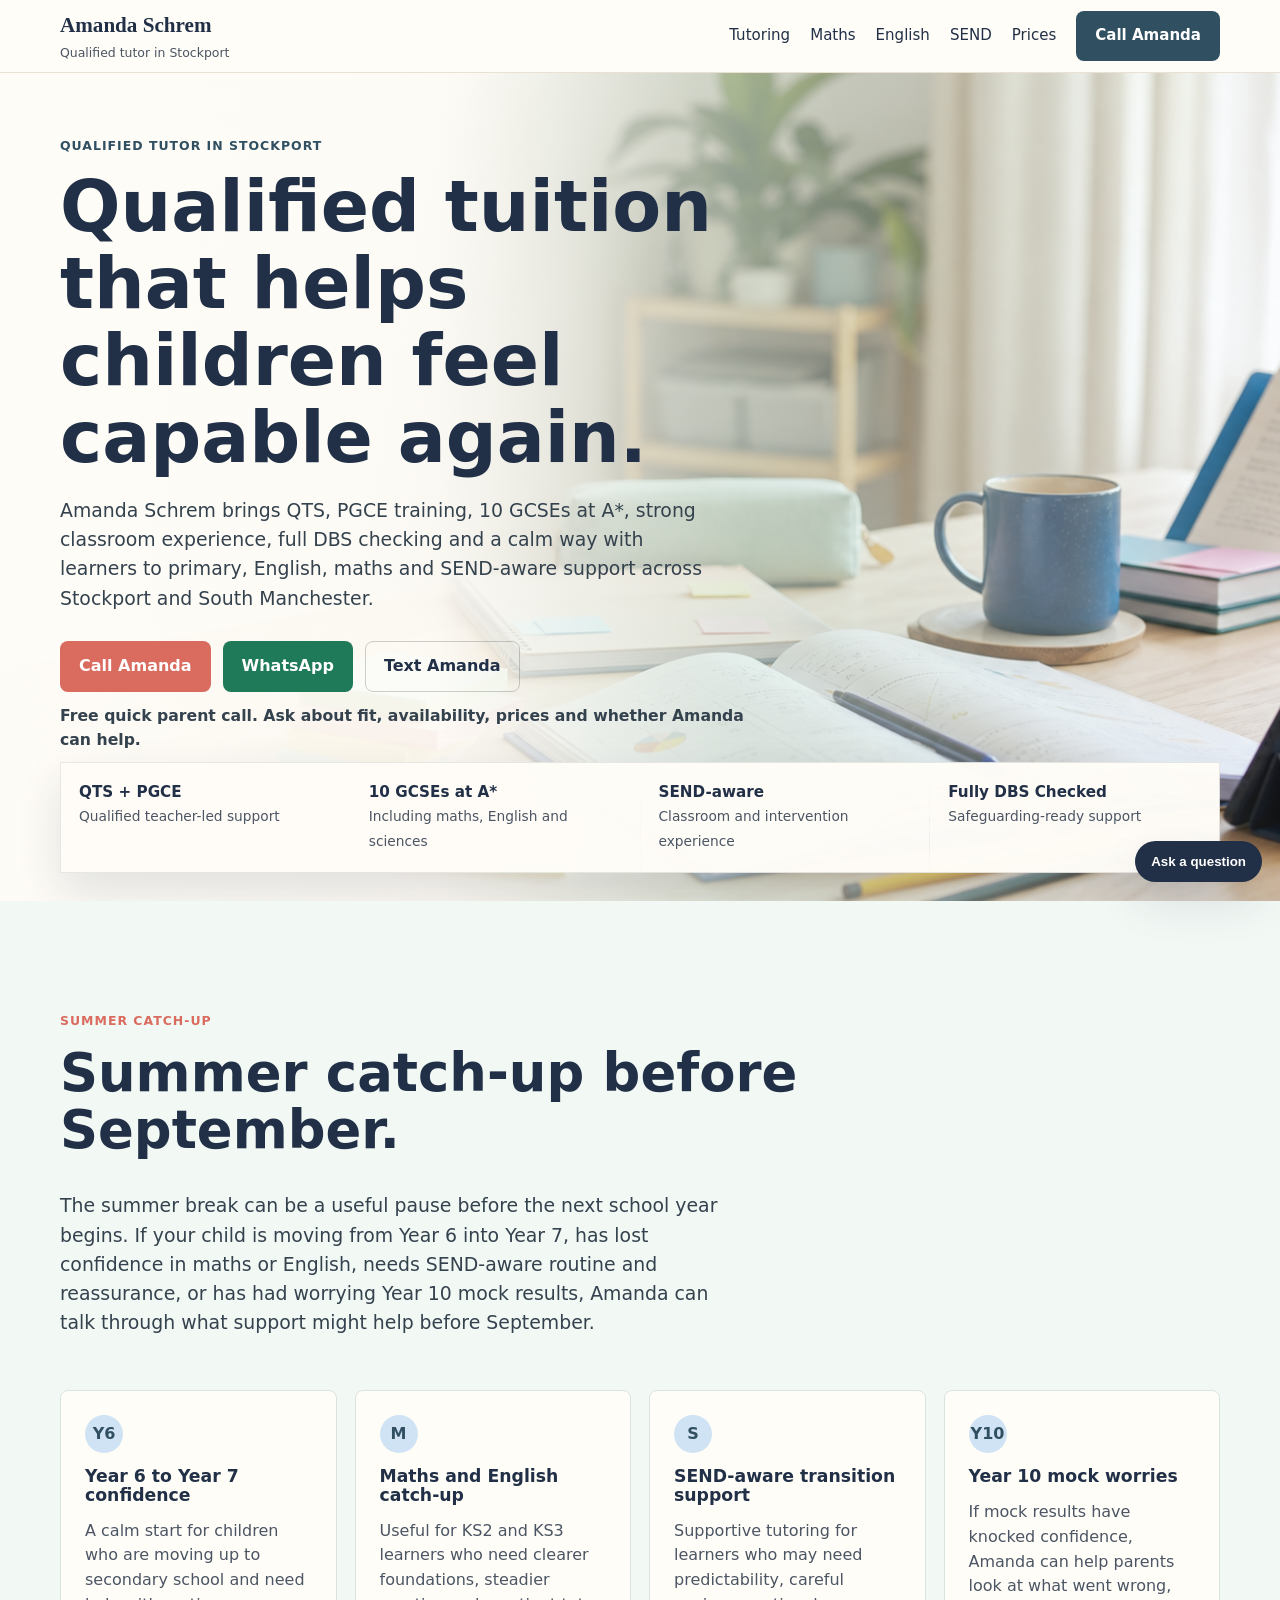
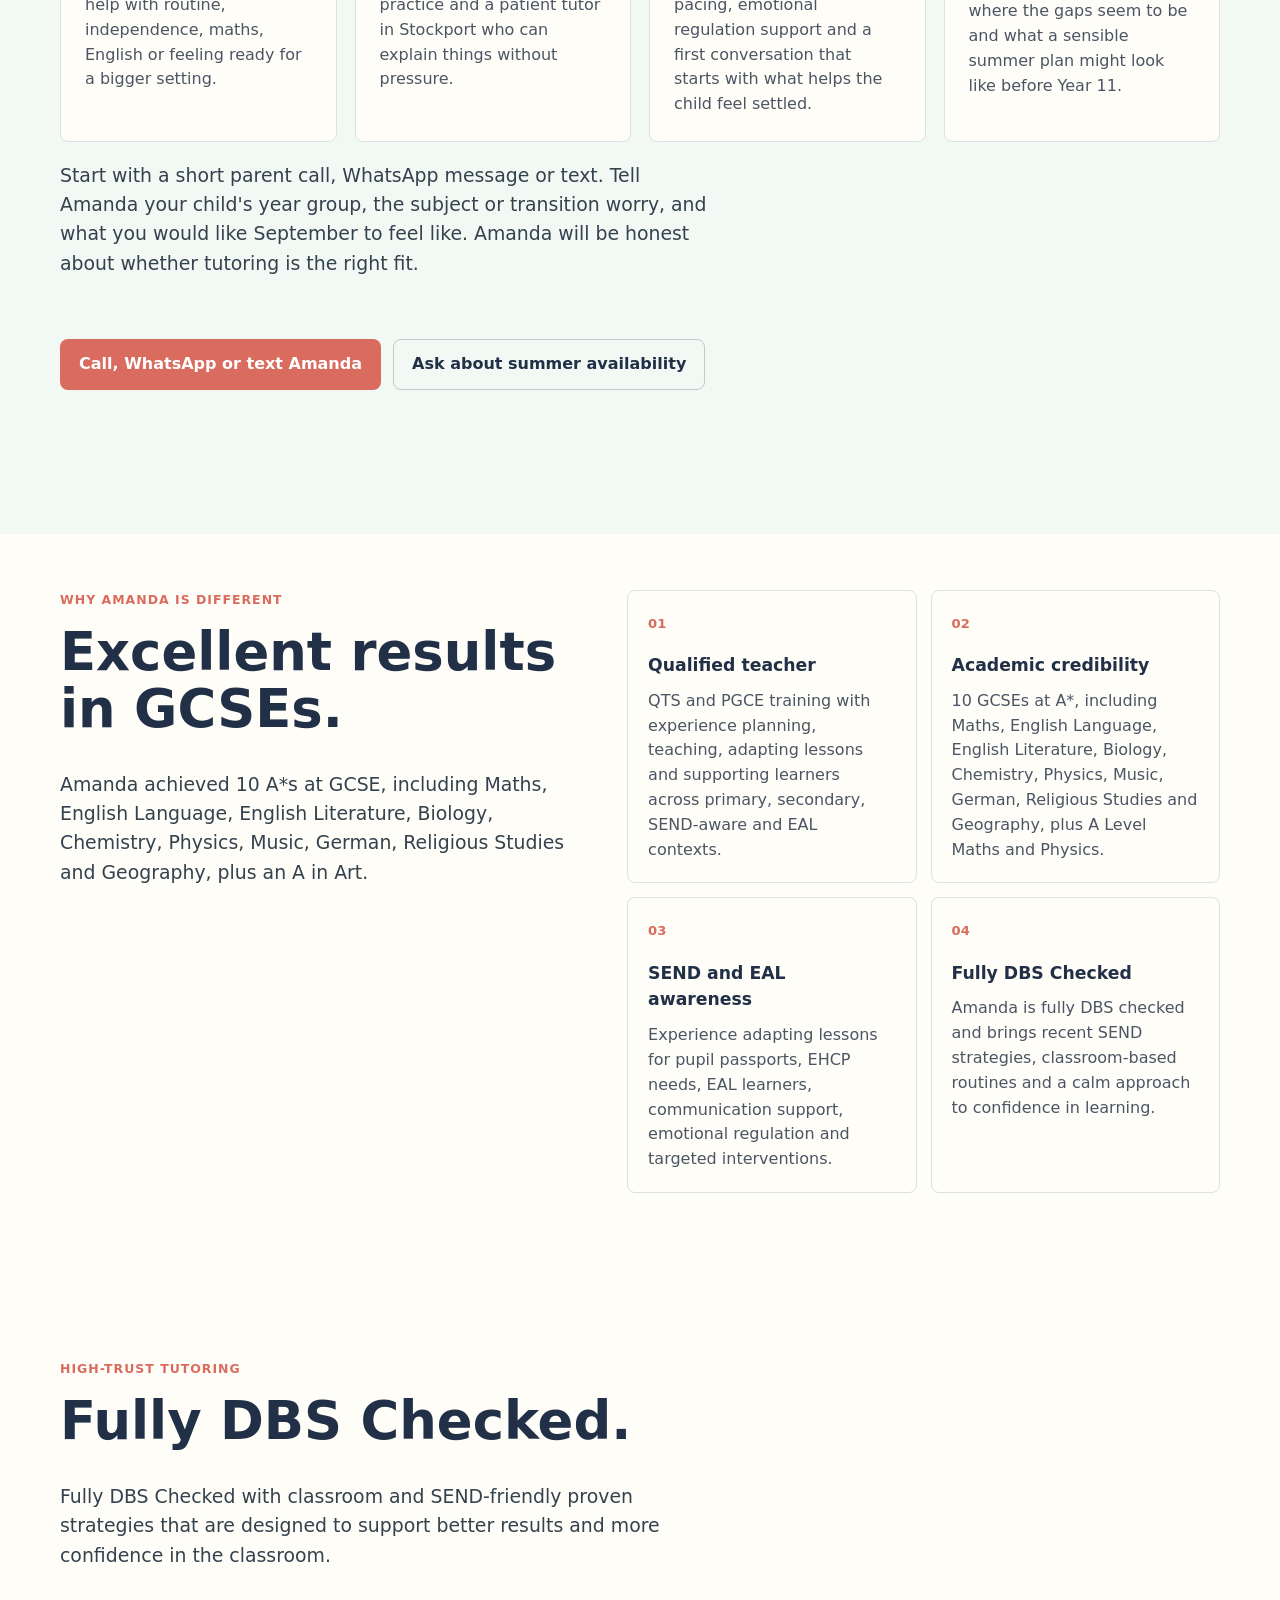
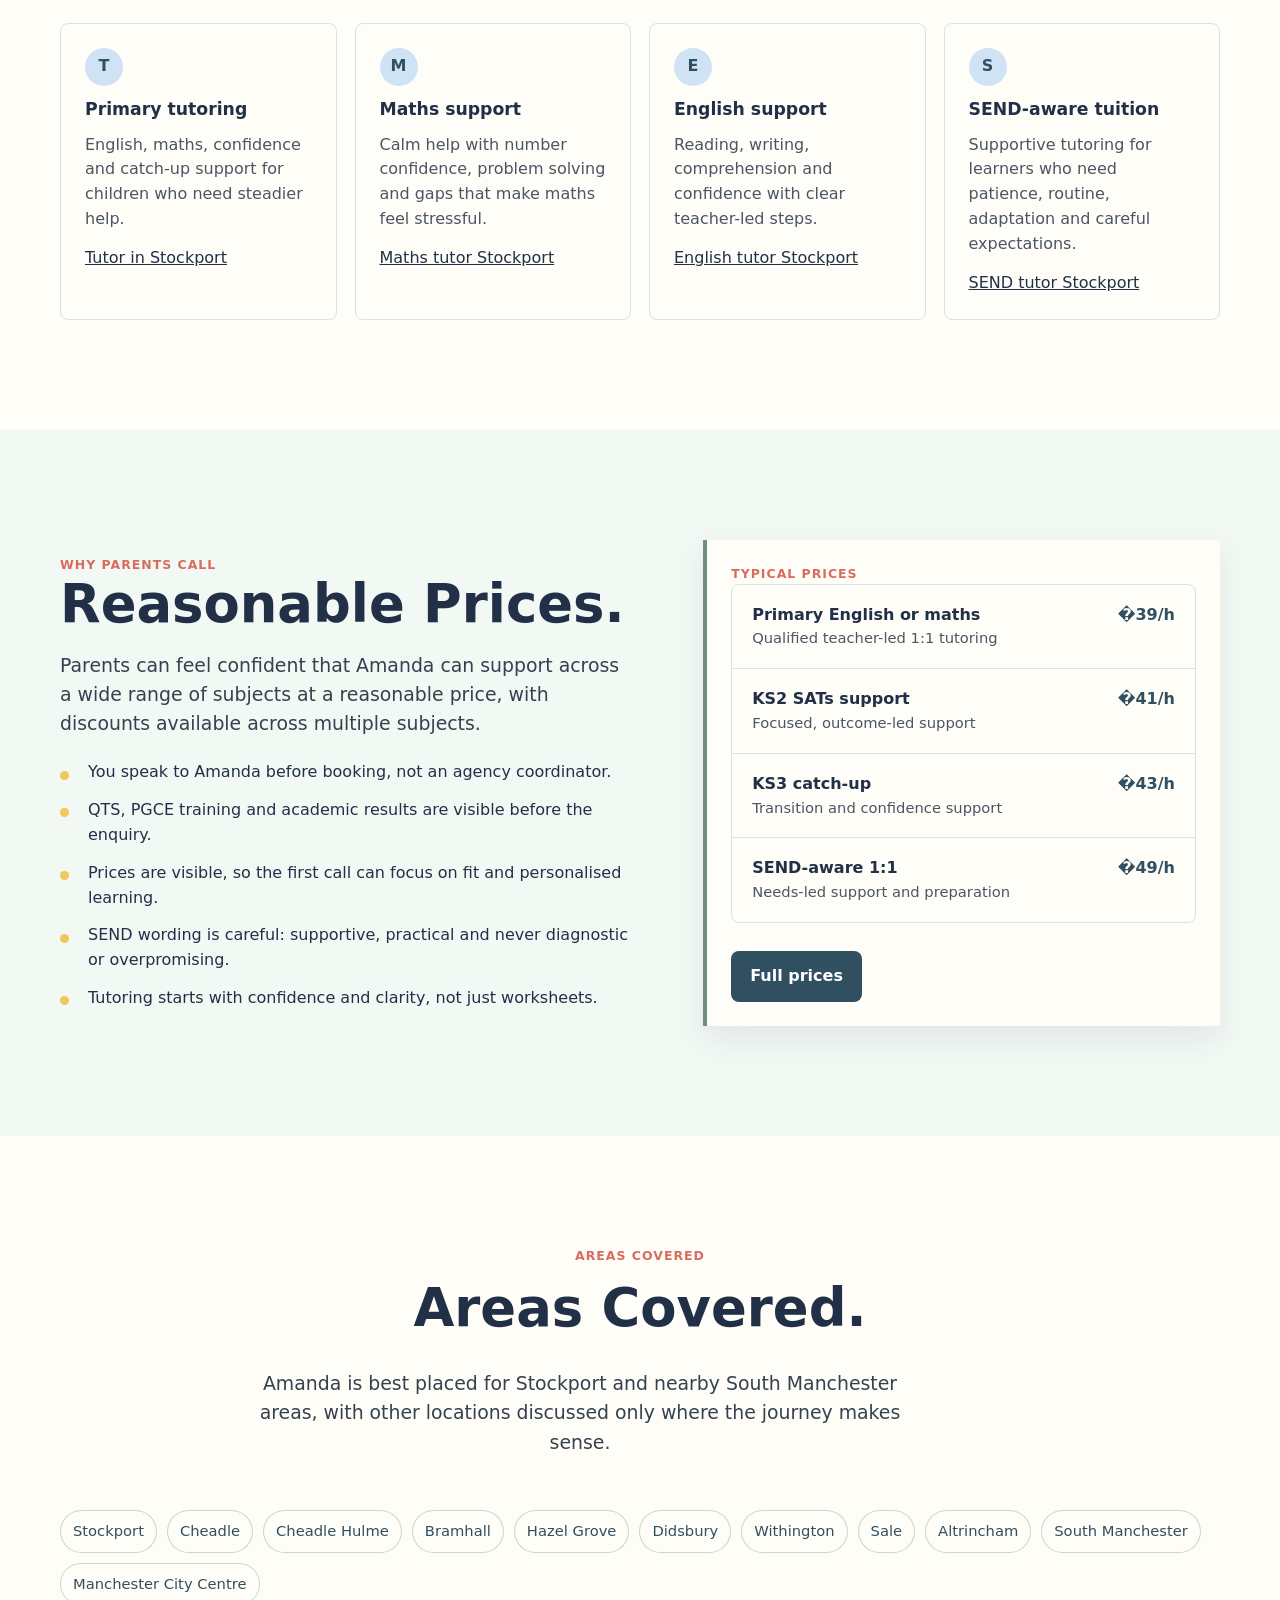
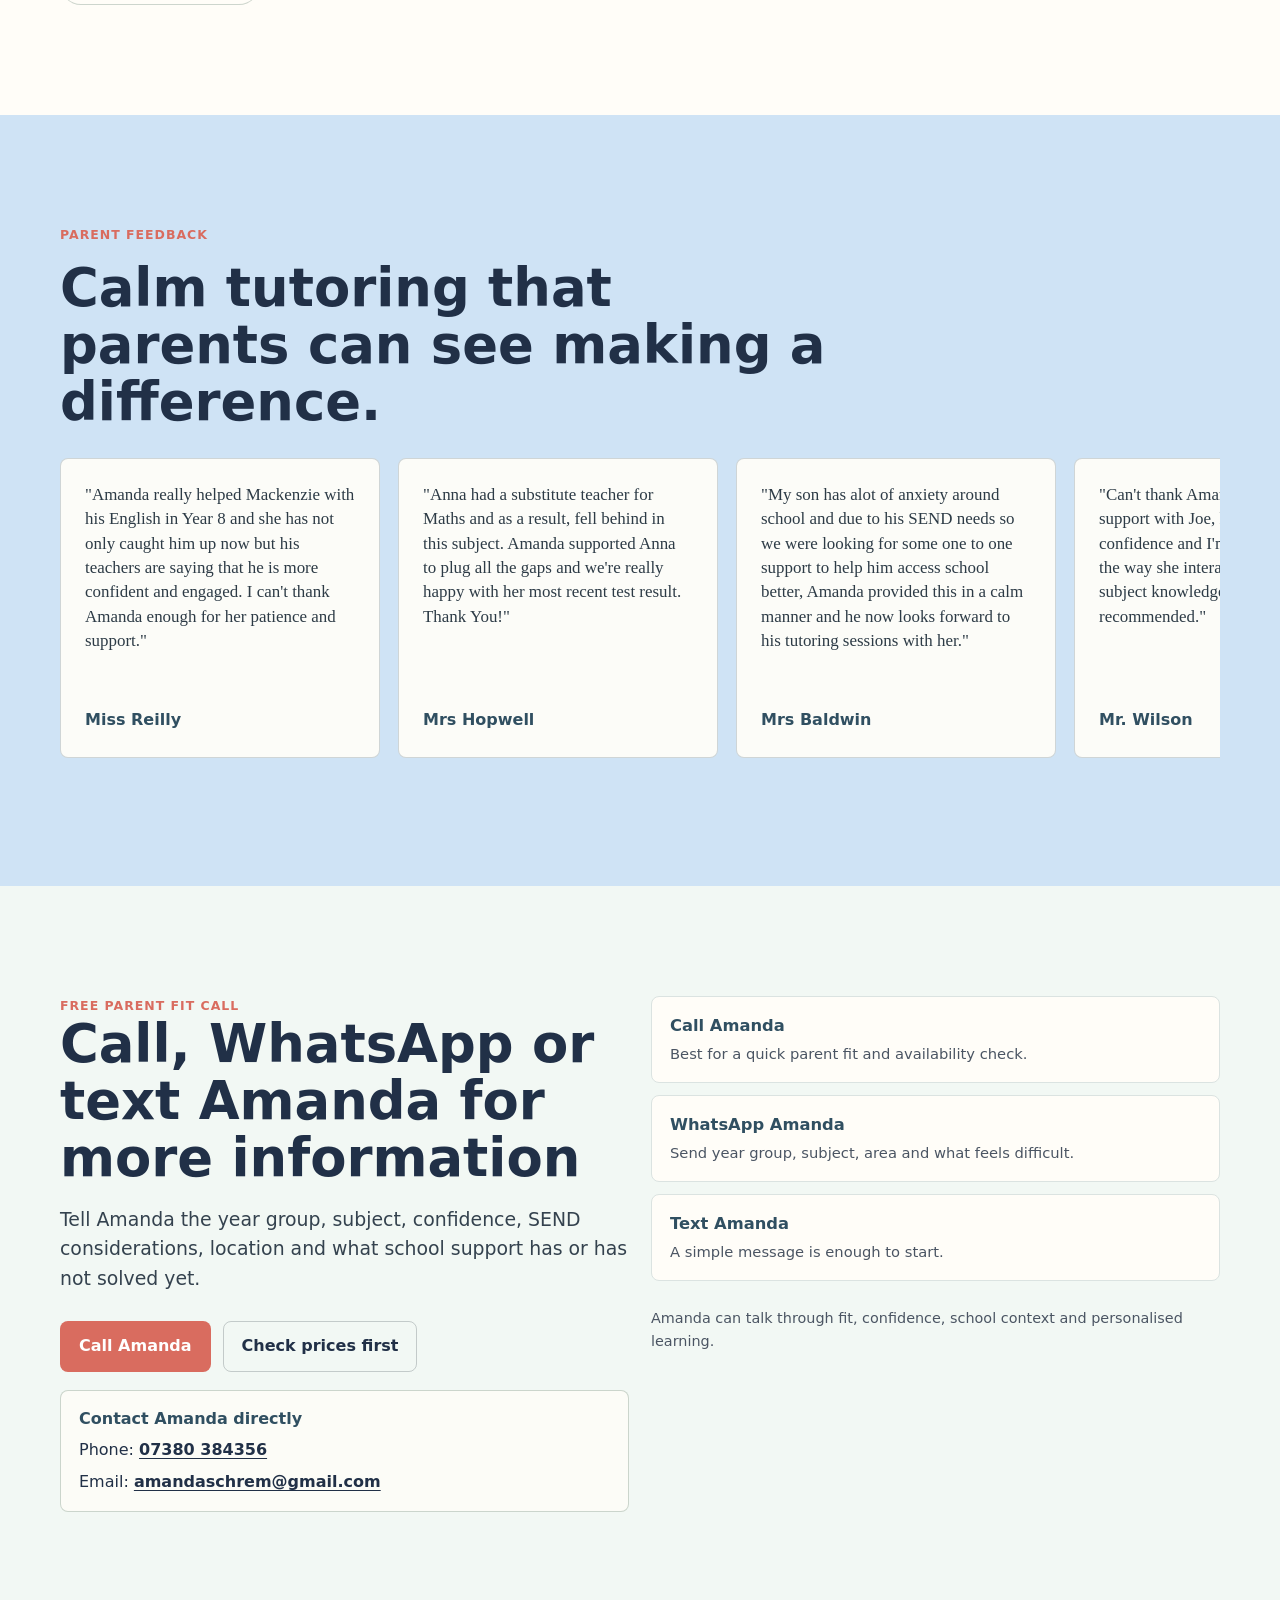
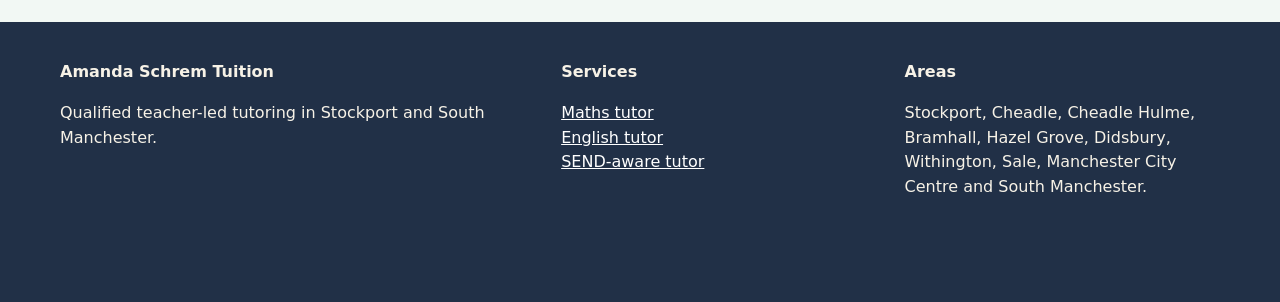
<file: index.html>
<!doctype html>
<html lang="en-GB">
<head>
  <meta charset="utf-8">
  <meta name="viewport" content="width=device-width, initial-scale=1">
  <title>Qualified Tutor in Stockport | Amanda Schrem Tuition</title>
  <meta name="description" content="Qualified teacher and tutor in Stockport. Amanda Schrem offers calm primary, English, maths, confidence and SEND-aware tutoring with QTS, PGCE training and strong academic results.">
  <meta name="theme-color" content="#fffdf8">
  <meta property="og:title" content="Qualified Tutor in Stockport with Amanda Schrem">
  <meta property="og:description" content="Parent-friendly tutoring across Stockport and South Manchester, led by one named qualified teacher with QTS, PGCE training and strong academic results.">
  <meta property="og:image" content="assets/hero-tutoring.png">
  <link rel="stylesheet" href="assets/styles.css?v=20260627a">
  <script type="application/ld+json">
  {
    "@context": "https://schema.org",
    "@type": "EducationalOrganization",
    "name": "Amanda Schrem Tuition",
    "description": "Qualified teacher-led tutoring in Stockport and South Manchester.",
    "areaServed": ["Stockport", "Cheadle", "Cheadle Hulme", "Bramhall", "Hazel Grove", "Sale", "Altrincham", "South Manchester"],
    "url": "https://amandaschremtuition.co.uk/",
    "founder": {
      "@type": "Person",
      "name": "Amanda Schrem",
      "jobTitle": "Qualified Teacher",
      "description": "Qualified teacher with QTS, PGCE training through the University of Derby, 10 GCSEs at A* including maths, English and sciences, and classroom experience across primary, secondary, SEND and EAL support."
    }
  }
  </script>
  <script async src="https://www.googletagmanager.com/gtag/js?id=AW-18239191836"></script>
  <script>
    window.dataLayer = window.dataLayer || [];
    function gtag(){dataLayer.push(arguments);}
    gtag('js', new Date());
    gtag('config', 'AW-18239191836');
  </script></head>
<body>
  <a class="skip-link" href="#main">Skip to content</a>
  <header class="site-header">
    <div class="nav-wrap">
      <a class="brand" href="index.html" aria-label="Amanda Schrem Tuition home">
        <strong>Amanda Schrem</strong>
        <span>Qualified tutor in Stockport</span>
      </a>
      <button class="menu-button" type="button" data-menu-button aria-expanded="false" aria-label="Open menu">Menu</button>
      <nav class="nav-links" data-nav-links aria-label="Main navigation">
        <a href="tutor-stockport.html">Tutoring</a>
        <a href="maths-tutor-stockport.html">Maths</a>
        <a href="english-tutor-stockport.html">English</a>
        <a href="send-tutor-stockport.html">SEND</a>
        <a href="prices.html">Prices</a>
        <a class="btn" href="tel:+447380384356" data-track="phone_intent" data-label="tuition-header-call">Call Amanda</a>
      </nav>
    </div>
  </header>

  <main id="main">
    <section class="hero" aria-label="Qualified tutor in Stockport">
      <div class="hero-media">
        <img src="assets/hero-tutoring.png" alt="A calm home tutoring workspace with books, notes and learning materials">
        <div class="hero-content">
          <div class="hero-copy">
            <p class="eyebrow">Qualified tutor in Stockport</p>
            <h1>Qualified tuition that helps children feel capable again.</h1>
            <p class="lead">Amanda Schrem brings QTS, PGCE training, 10 GCSEs at A*, strong classroom experience, full DBS checking and a calm way with learners to primary, English, maths and SEND-aware support across Stockport and South Manchester.</p>
            <div class="hero-actions conversion-actions">
              <a class="btn rosin" href="tel:+447380384356" data-track="phone_intent" data-label="tuition-home-hero-call">Call Amanda</a>
              <a class="btn whatsapp" href="https://wa.me/447380384356?text=Hi%20Amanda%2C%20I%20would%20like%20to%20ask%20about%20tutoring." data-track="whatsapp_intent" data-label="tuition-home-hero-whatsapp">WhatsApp</a>
              <a class="btn secondary" href="sms:+447380384356?body=Hi%20Amanda%2C%20I%20would%20like%20to%20ask%20about%20tutoring." data-track="text_intent" data-label="tuition-home-hero-text">Text Amanda</a>
            </div>
            <p class="conversion-note">Free quick parent call. Ask about fit, availability, prices and whether Amanda can help.</p>
          </div>
        </div>
        <div class="trust-strip" aria-label="Tutoring highlights">
          <div class="trust-item"><strong>QTS + PGCE</strong><span>Qualified teacher-led support</span></div>
          <div class="trust-item"><strong>10 GCSEs at A*</strong><span>Including maths, English and sciences</span></div>
          <div class="trust-item"><strong>SEND-aware</strong><span>Classroom and intervention experience</span></div>
          <div class="trust-item"><strong>Fully DBS Checked</strong><span>Safeguarding-ready support</span></div>
        </div>
      </div>
    </section>

    <section class="section alt">
      <div class="wrap">
        <div class="section-head">
          <p class="kicker">Summer catch-up</p>
          <h2>Summer catch-up before September.</h2>
          <p class="lead">The summer break can be a useful pause before the next school year begins. If your child is moving from Year 6 into Year 7, has lost confidence in maths or English, needs SEND-aware routine and reassurance, or has had worrying Year 10 mock results, Amanda can talk through what support might help before September.</p>
        </div>
        <div class="grid four">
          <article class="card feature"><span class="mark">Y6</span><h3>Year 6 to Year 7 confidence</h3><p>A calm start for children who are moving up to secondary school and need help with routine, independence, maths, English or feeling ready for a bigger setting.</p></article>
          <article class="card feature"><span class="mark">M</span><h3>Maths and English catch-up</h3><p>Useful for KS2 and KS3 learners who need clearer foundations, steadier practice and a patient tutor in Stockport who can explain things without pressure.</p></article>
          <article class="card feature"><span class="mark">S</span><h3>SEND-aware transition support</h3><p>Supportive tutoring for learners who may need predictability, careful pacing, emotional regulation support and a first conversation that starts with what helps the child feel settled.</p></article>
          <article class="card feature"><span class="mark">Y10</span><h3>Year 10 mock worries</h3><p>If mock results have knocked confidence, Amanda can help parents look at what went wrong, where the gaps seem to be and what a sensible summer plan might look like before Year 11.</p></article>
        </div>
        <div class="section-head">
          <p class="lead">Start with a short parent call, WhatsApp message or text. Tell Amanda your child's year group, the subject or transition worry, and what you would like September to feel like. Amanda will be honest about whether tutoring is the right fit.</p>
          <div class="section-actions"><a class="btn rosin" href="#contact" data-track="seasonal_home_call" data-label="tuition-home-summer-talk">Call, WhatsApp or text Amanda</a><a class="btn secondary" href="summer-catch-up-tutor-stockport.html" data-track="seasonal_home_page_click" data-label="tuition-home-summer-page">Ask about summer availability</a></div>
        </div>
      </div>
    </section>

    <section class="section tight">
      <div class="wrap proof-led">
        <div class="section-head">
          <p class="kicker">Why Amanda is different</p>
          <h2>Excellent results in GCSEs.</h2>
          <p class="lead">Amanda achieved 10 A*s at GCSE, including Maths, English Language, English Literature, Biology, Chemistry, Physics, Music, German, Religious Studies and Geography, plus an A in Art.</p>
        </div>
        <div class="proof-grid" aria-label="Amanda Schrem tutoring credentials">
          <article class="proof-card"><span>01</span><strong>Qualified teacher</strong><p>QTS and PGCE training with experience planning, teaching, adapting lessons and supporting learners across primary, secondary, SEND-aware and EAL contexts.</p></article>
          <article class="proof-card"><span>02</span><strong>Academic credibility</strong><p>10 GCSEs at A*, including Maths, English Language, English Literature, Biology, Chemistry, Physics, Music, German, Religious Studies and Geography, plus A Level Maths and Physics.</p></article>
          <article class="proof-card"><span>03</span><strong>SEND and EAL awareness</strong><p>Experience adapting lessons for pupil passports, EHCP needs, EAL learners, communication support, emotional regulation and targeted interventions.</p></article>
          <article class="proof-card"><span>04</span><strong>Fully DBS Checked</strong><p>Amanda is fully DBS checked and brings recent SEND strategies, classroom-based routines and a calm approach to confidence in learning.</p></article>
        </div>
      </div>
    </section>

    <section class="section">
      <div class="wrap">
        <div class="section-head">
          <p class="kicker">High-trust tutoring</p>
          <h2>Fully DBS Checked.</h2>
          <p class="lead">Fully DBS Checked with classroom and SEND-friendly proven strategies that are designed to support better results and more confidence in the classroom.</p>
        </div>
        <div class="grid four">
          <article class="card feature"><span class="mark">T</span><h3>Primary tutoring</h3><p>English, maths, confidence and catch-up support for children who need steadier help.</p><a href="tutor-stockport.html">Tutor in Stockport</a></article>
          <article class="card feature"><span class="mark">M</span><h3>Maths support</h3><p>Calm help with number confidence, problem solving and gaps that make maths feel stressful.</p><a href="maths-tutor-stockport.html">Maths tutor Stockport</a></article>
          <article class="card feature"><span class="mark">E</span><h3>English support</h3><p>Reading, writing, comprehension and confidence with clear teacher-led steps.</p><a href="english-tutor-stockport.html">English tutor Stockport</a></article>
          <article class="card feature"><span class="mark">S</span><h3>SEND-aware tuition</h3><p>Supportive tutoring for learners who need patience, routine, adaptation and careful expectations.</p><a href="send-tutor-stockport.html">SEND tutor Stockport</a></article>
        </div>
      </div>
    </section>

    <section class="section alt">
      <div class="wrap split">
        <div>
          <p class="kicker">Why parents call</p>
          <h2>Reasonable Prices.</h2>
          <p class="lead">Parents can feel confident that Amanda can support across a wide range of subjects at a reasonable price, with discounts available across multiple subjects.</p>
          <ul class="list">
            <li>You speak to Amanda before booking, not an agency coordinator.</li>
            <li>QTS, PGCE training and academic results are visible before the enquiry.</li>
            <li>Prices are visible, so the first call can focus on fit and personalised learning.</li>
            <li>SEND wording is careful: supportive, practical and never diagnostic or overpromising.</li>
            <li>Tutoring starts with confidence and clarity, not just worksheets.</li>
          </ul>
        </div>
        <aside class="panel">
          <p class="kicker">Typical prices</p>
          <div class="price-table">
            <div class="price-row"><div><strong>Primary English or maths</strong><span>Qualified teacher-led 1:1 tutoring</span></div><div class="price">�39/h</div></div>
            <div class="price-row"><div><strong>KS2 SATs support</strong><span>Focused, outcome-led support</span></div><div class="price">�41/h</div></div>
            <div class="price-row"><div><strong>KS3 catch-up</strong><span>Transition and confidence support</span></div><div class="price">�43/h</div></div>
            <div class="price-row"><div><strong>SEND-aware 1:1</strong><span>Needs-led support and preparation</span></div><div class="price">�49/h</div></div>
          </div>
          <div class="section-actions"><a class="btn" href="prices.html" data-track="prices_click" data-label="tuition-home-price-panel">Full prices</a></div>
        </aside>
      </div>
    </section>

    <section class="section" id="areas">
      <div class="wrap">
        <div class="section-head center">
          <p class="kicker">Areas covered</p>
          <h2>Areas Covered.</h2>
          <p class="lead">Amanda is best placed for Stockport and nearby South Manchester areas, with other locations discussed only where the journey makes sense.</p>
        </div>
        <div class="area-pills"><span>Stockport</span><span>Cheadle</span><span>Cheadle Hulme</span><span>Bramhall</span><span>Hazel Grove</span><span>Didsbury</span><span>Withington</span><span>Sale</span><span>Altrincham</span><span>South Manchester</span><span>Manchester City Centre</span></div>
      </div>
    </section>

    <section class="section blue testimonials-section">
      <div class="wrap">
        <div class="section-head">
          <p class="kicker">Parent feedback</p>
          <h2>Calm tutoring that parents can see making a difference.</h2>
        </div>
        <div class="testimonial-rail" aria-label="Tutoring testimonials">
          <figure class="testimonial-card"><blockquote>"Amanda really helped Mackenzie with his English in Year 8 and she has not only caught him up now but his teachers are saying that he is more confident and engaged. I can't thank Amanda enough for her patience and support."</blockquote><figcaption>Miss Reilly</figcaption></figure>
          <figure class="testimonial-card"><blockquote>"Anna had a substitute teacher for Maths and as a result, fell behind in this subject. Amanda supported Anna to plug all the gaps and we're really happy with her most recent test result. Thank You!"</blockquote><figcaption>Mrs Hopwell</figcaption></figure>
          <figure class="testimonial-card"><blockquote>"My son has alot of anxiety around school and due to his SEND needs so we were looking for some one to one support to help him access school better, Amanda provided this in a calm manner and he now looks forward to his tutoring sessions with her."</blockquote><figcaption>Mrs Baldwin</figcaption></figure>
          <figure class="testimonial-card"><blockquote>"Can't thank Amanda enough for her support with Joe, he's really grown in confidence and I'm sure thats down to the way she interacts with him and her subject knowledge. Highly recommended."</blockquote><figcaption>Mr. Wilson</figcaption></figure>
        </div>
      </div>
    </section>

    <section class="section alt" id="contact">
      <div class="wrap contact-box">
        <div>
          <p class="kicker">Free parent fit call</p>
          <h2>Call, WhatsApp or text Amanda for more information</h2>
          <p class="lead">Tell Amanda the year group, subject, confidence, SEND considerations, location and what school support has or has not solved yet.</p>
          <div class="section-actions"><a class="btn rosin" href="tel:+447380384356" data-track="phone_intent" data-label="tuition-contact-call">Call Amanda</a><a class="btn secondary" href="prices.html">Check prices first</a></div>
        <div class="direct-contact desktop-contact" aria-label="Amanda direct contact details"><strong>Contact Amanda directly</strong><span>Phone: <a href="tel:+447380384356">07380 384356</a></span><span>Email: <a href="mailto:amandaschrem@gmail.com">amandaschrem@gmail.com</a></span></div></div>
        <div class="contact-options" aria-label="Tutoring contact options">
          <a class="contact-option" href="tel:+447380384356" data-track="phone_intent" data-label="tuition-home-call-option"><strong>Call Amanda</strong><span>Best for a quick parent fit and availability check.</span></a>
          <a class="contact-option" href="https://wa.me/447380384356?text=Hi%20Amanda%2C%20I%20would%20like%20to%20ask%20about%20tutoring." data-track="whatsapp_intent" data-label="tuition-home-whatsapp"><strong>WhatsApp Amanda</strong><span>Send year group, subject, area and what feels difficult.</span></a>
          <a class="contact-option" href="sms:+447380384356?body=Hi%20Amanda%2C%20I%20would%20like%20to%20ask%20about%20tutoring." data-track="text_intent" data-label="tuition-home-text"><strong>Text Amanda</strong><span>A simple message is enough to start.</span></a>
          <p class="form-note">Amanda can talk through fit, confidence, school context and personalised learning.</p>
        </div>
      </div>
    </section>
  </main>

  <aside class="chat-widget" aria-label="Tutoring quick answers">
    <button class="chat-toggle" type="button" data-chat-toggle aria-expanded="false">Ask a question</button>
    <div class="chat-panel" data-chat-panel>
      <div class="chat-head"><strong>Amanda Schrem Tuition</strong><span>Quick answers before you call</span></div>
      <div class="chat-body">
        <div class="quick-replies"><button type="button" data-chat-reply="qualifications">Why Amanda?</button><button type="button" data-chat-reply="prices">What does tutoring cost?</button><button type="button" data-chat-reply="areas">Which areas are covered?</button><button type="button" data-chat-reply="trial">How do we start?</button></div>
        <div class="chat-answer" data-chat-answer>Choose a question, then call, WhatsApp or text if it sounds like the right fit.</div>
        <a class="btn whatsapp" href="https://wa.me/447380384356?text=Hi%20Amanda%2C%20I%20would%20like%20to%20ask%20about%20tutoring." data-track="whatsapp_intent" data-label="tuition-chat-whatsapp">WhatsApp Amanda</a>
      </div>
    </div>
  </aside>

  <div class="sticky-call" aria-label="Mobile contact options for Amanda"><a class="mobile-contact-action phone" href="tel:+447380384356" data-track="sticky_phone_intent" data-label="mobile-sticky-call" aria-label="Call Amanda"><svg aria-hidden="true" viewBox="0 0 24 24" fill="none"><path d="M22 16.92v3a2 2 0 0 1-2.18 2 19.8 19.8 0 0 1-8.63-3.07 19.5 19.5 0 0 1-6-6A19.8 19.8 0 0 1 2.12 4.18 2 2 0 0 1 4.11 2h3a2 2 0 0 1 2 1.72c.13.95.35 1.88.66 2.77a2 2 0 0 1-.45 2.11L8.05 9.87a16 16 0 0 0 6.08 6.08l1.27-1.27a2 2 0 0 1 2.11-.45c.89.31 1.82.53 2.77.66A2 2 0 0 1 22 16.92Z" stroke="currentColor" stroke-width="2" stroke-linecap="round" stroke-linejoin="round"/></svg><span>Call</span></a><a class="mobile-contact-action whatsapp" href="https://wa.me/447380384356?text=Hi%20Amanda%2C%20I%20would%20like%20to%20ask%20about%20tutoring." data-track="sticky_whatsapp_intent" data-label="mobile-sticky-whatsapp" aria-label="WhatsApp Amanda"><svg aria-hidden="true" viewBox="0 0 24 24"><path fill="currentColor" d="M12.03 2.5a9.43 9.43 0 0 0-8.17 14.15L2.7 21.5l4.98-1.13A9.43 9.43 0 1 0 12.03 2.5Zm0 1.8a7.63 7.63 0 0 1 6.45 11.72 7.62 7.62 0 0 1-9.92 2.66l-.31-.16-2.94.67.69-2.83-.18-.3A7.63 7.63 0 0 1 12.03 4.3Zm-3.1 3.72c-.16 0-.42.06-.64.3-.22.23-.84.82-.84 2 0 1.17.86 2.31.98 2.47.12.16 1.66 2.66 4.1 3.62 2.02.8 2.44.64 2.88.6.44-.04 1.42-.58 1.62-1.14.2-.56.2-1.04.14-1.14-.06-.1-.22-.16-.46-.28-.24-.12-1.42-.7-1.64-.78-.22-.08-.38-.12-.54.12-.16.24-.62.78-.76.94-.14.16-.28.18-.52.06-.24-.12-1.01-.37-1.92-1.18-.71-.63-1.19-1.41-1.33-1.65-.14-.24-.01-.37.11-.49.11-.11.24-.28.36-.42.12-.14.16-.24.24-.4.08-.16.04-.3-.02-.42-.06-.12-.54-1.3-.74-1.78-.2-.47-.39-.4-.54-.41h-.48Z"/></svg><span>WhatsApp</span></a><a class="mobile-contact-action text" href="sms:+447380384356?body=Hi%20Amanda%2C%20I%20would%20like%20to%20ask%20about%20tutoring." data-track="sticky_text_intent" data-label="mobile-sticky-text" aria-label="Text Amanda"><svg aria-hidden="true" viewBox="0 0 24 24" fill="none"><path d="M21 15a4 4 0 0 1-4 4H8l-5 3V7a4 4 0 0 1 4-4h10a4 4 0 0 1 4 4v8Z" stroke="currentColor" stroke-width="2" stroke-linecap="round" stroke-linejoin="round"/><path d="M8 9h8M8 13h5" stroke="currentColor" stroke-width="2" stroke-linecap="round"/></svg><span>Text</span></a></div>
  <footer class="site-footer"><div class="wrap footer-grid"><div><strong>Amanda Schrem Tuition</strong><p>Qualified teacher-led tutoring in Stockport and South Manchester.</p></div><div><strong>Services</strong><p><a href="maths-tutor-stockport.html">Maths tutor</a><br><a href="english-tutor-stockport.html">English tutor</a><br><a href="send-tutor-stockport.html">SEND-aware tutor</a></p></div><div><strong>Areas</strong><p>Stockport, Cheadle, Cheadle Hulme, Bramhall, Hazel Grove, Didsbury, Withington, Sale, Manchester City Centre and South Manchester.</p></div></div></footer>
  <script src="assets/site.js?v=20260616"></script>
</body>
</html>
</file>
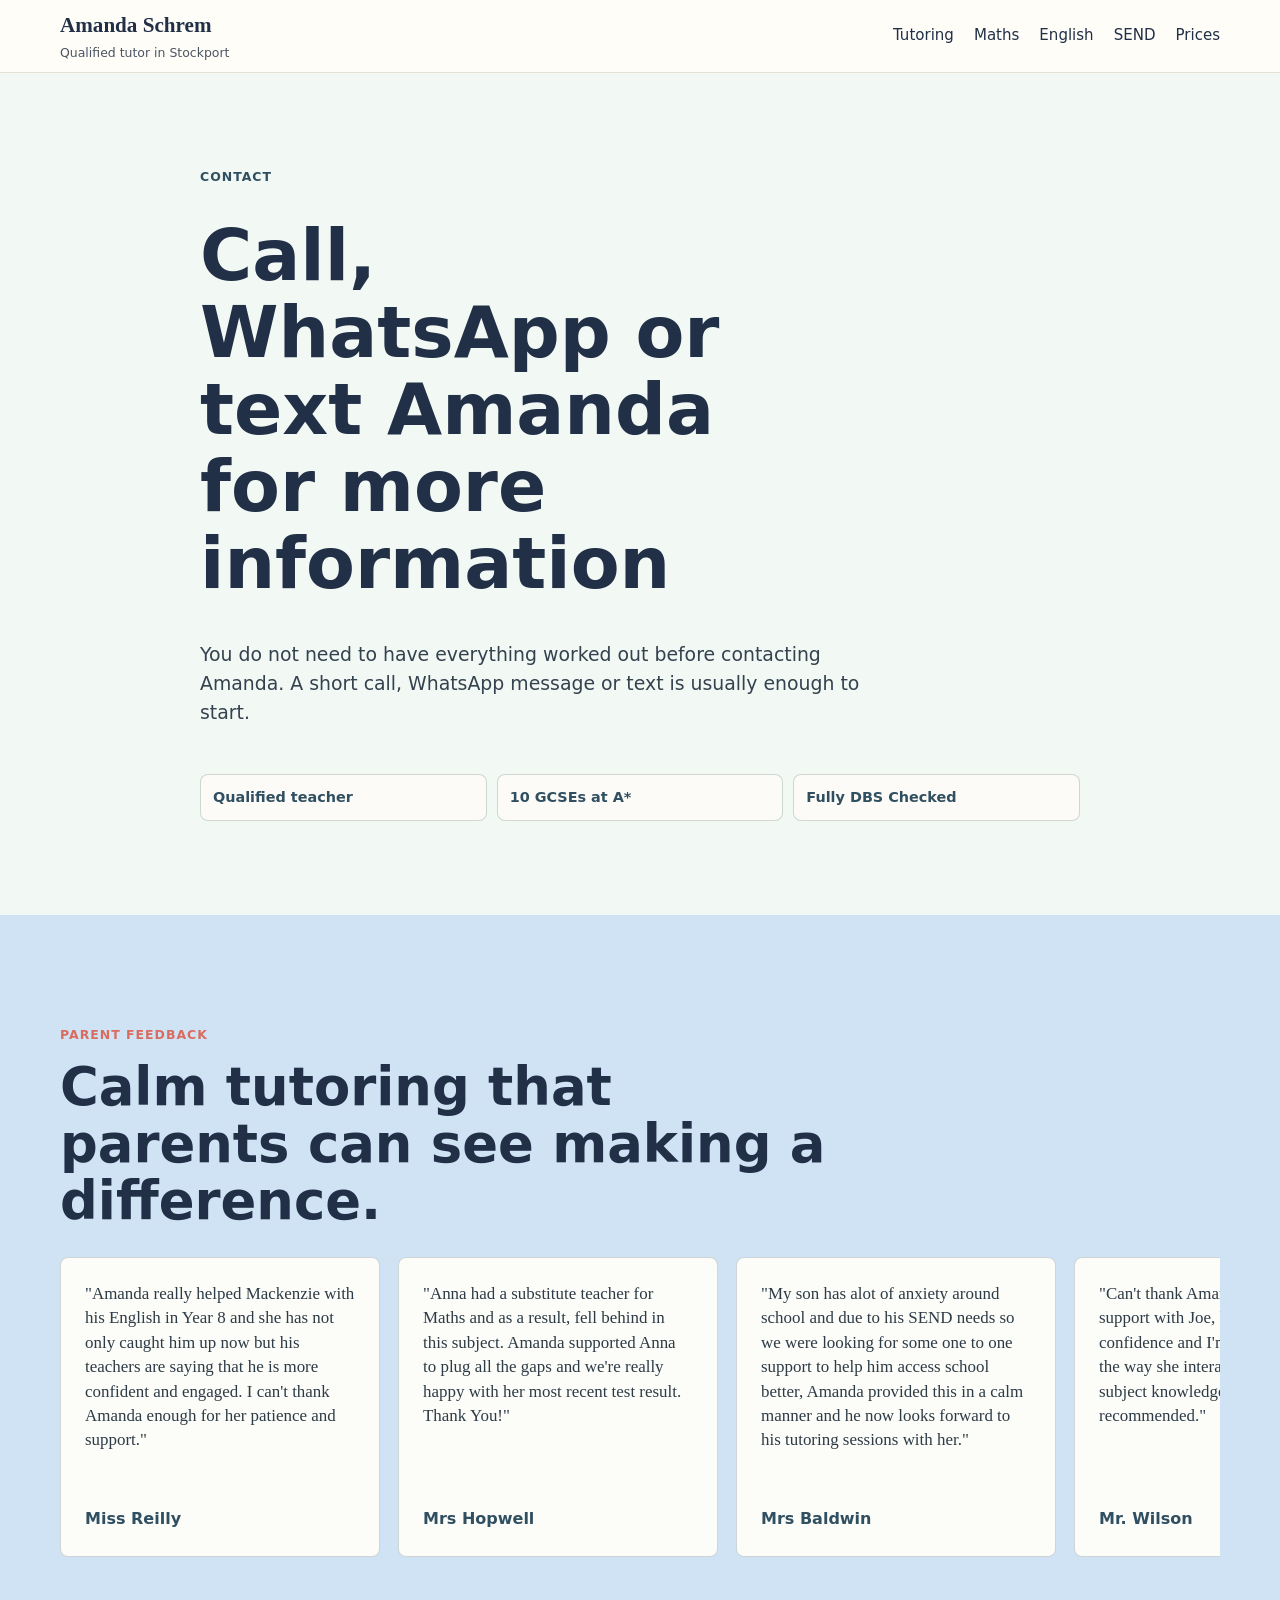
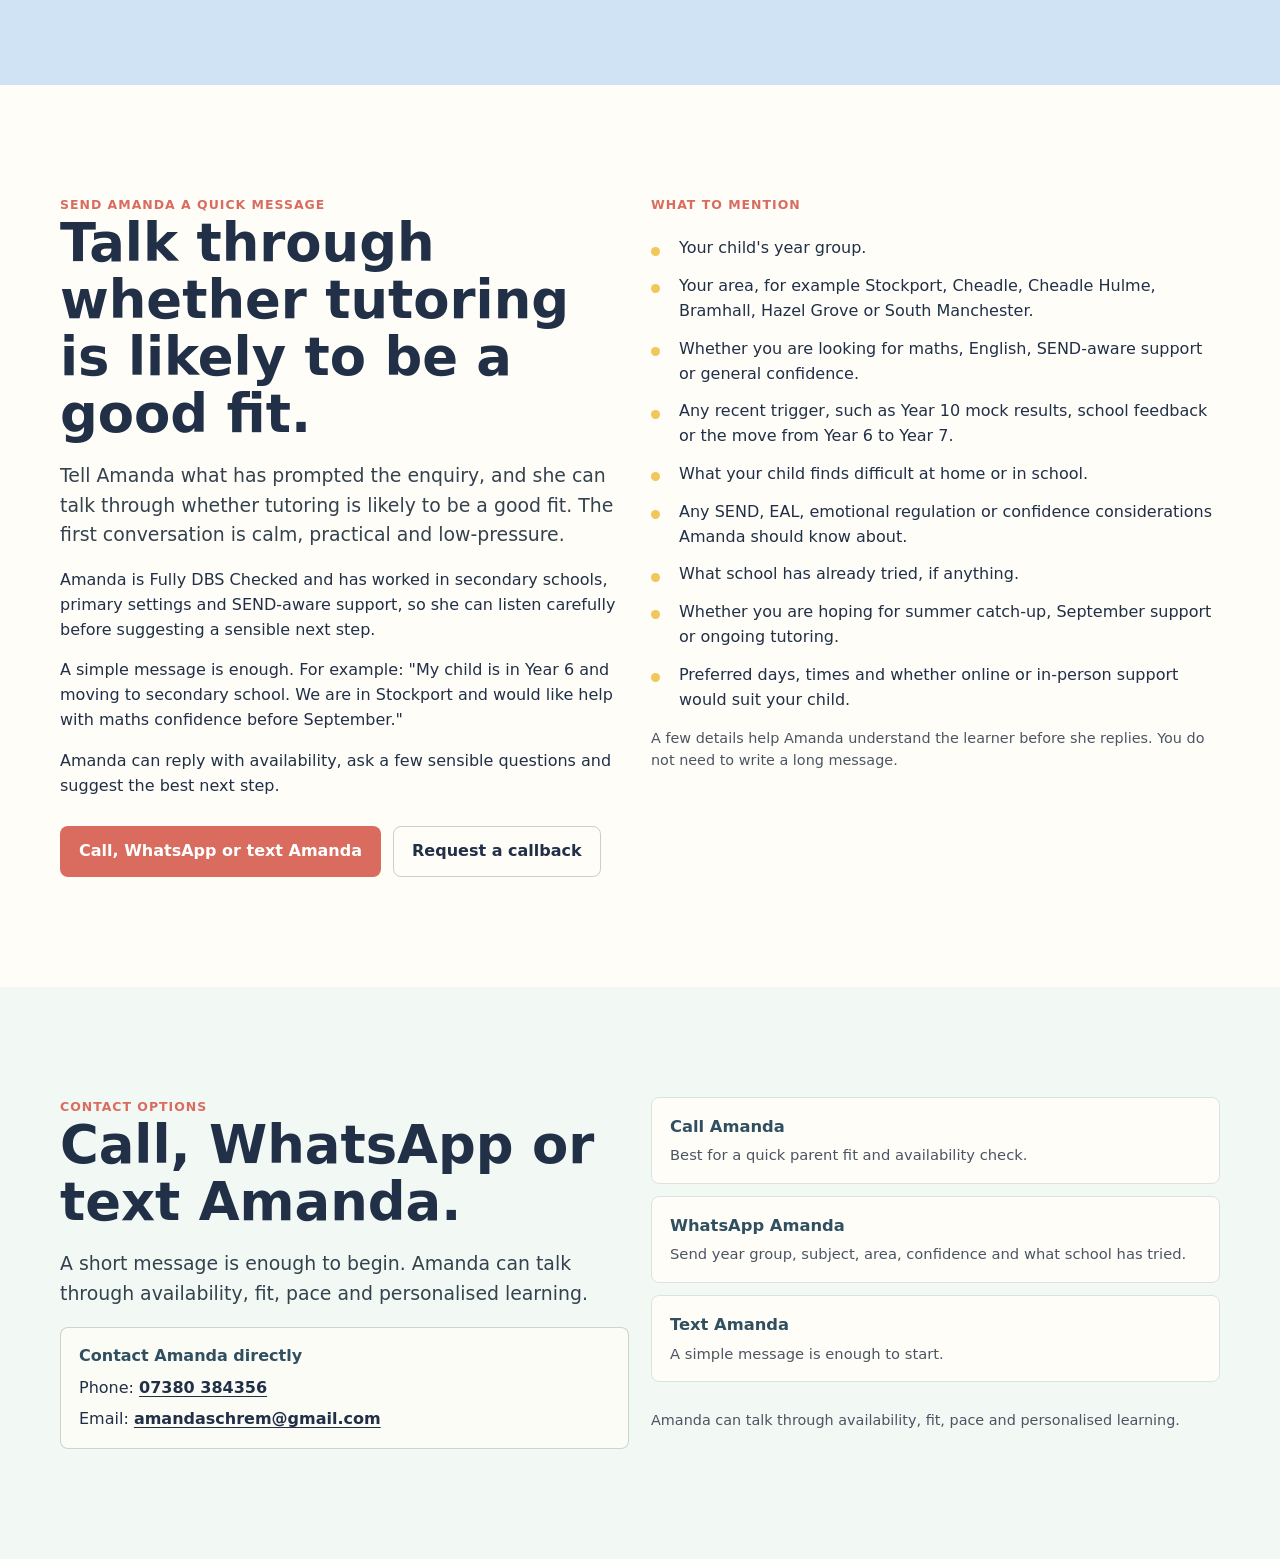
<file: contact.html>
<!doctype html>
<html lang="en-GB">
<head>
  <meta charset="utf-8">
  <meta name="viewport" content="width=device-width, initial-scale=1">
  <title>Contact Amanda Schrem Tuition | Qualified Tutor Stockport</title>
  <meta name="description" content="Contact Amanda Schrem about tutoring in Stockport and South Manchester. Send year group, subject, SEND considerations, summer catch-up needs and area.">
  <link rel="stylesheet" href="assets/styles.css?v=20260627a">
  <script async src="https://www.googletagmanager.com/gtag/js?id=AW-18239191836"></script>
  <script>
    window.dataLayer = window.dataLayer || [];
    function gtag(){dataLayer.push(arguments);}
    gtag('js', new Date());
    gtag('config', 'AW-18239191836');
  </script></head>
<body>
  <header class="site-header"><div class="nav-wrap"><a class="brand" href="index.html"><strong>Amanda Schrem</strong><span>Qualified tutor in Stockport</span></a><button class="menu-button" type="button" data-menu-button aria-expanded="false" aria-label="Open menu">Menu</button><nav class="nav-links" data-nav-links><a href="tutor-stockport.html">Tutoring</a><a href="maths-tutor-stockport.html">Maths</a><a href="english-tutor-stockport.html">English</a><a href="send-tutor-stockport.html">SEND</a><a href="prices.html">Prices</a></nav></div></header>
  <main id="main">
    <div class="mobile-page-image"><img src="assets/hero-tutoring.png" alt="A calm home tutoring workspace with books, notes and learning materials"></div>
    <section class="page-hero"><div class="wrap"><p class="eyebrow">Contact</p><h1>Call, WhatsApp or text Amanda for more information</h1><p class="lead">You do not need to have everything worked out before contacting Amanda. A short call, WhatsApp message or text is usually enough to start.</p><div class="mini-proof"><span>Qualified teacher</span><span>10 GCSEs at A*</span><span>Fully DBS Checked</span></div></div></section>

    <section class="section blue testimonials-section">
      <div class="wrap">
        <div class="section-head">
          <p class="kicker">Parent feedback</p>
          <h2>Calm tutoring that parents can see making a difference.</h2>
        </div>
        <div class="testimonial-rail" aria-label="Tutoring testimonials">
          <figure class="testimonial-card"><blockquote>"Amanda really helped Mackenzie with his English in Year 8 and she has not only caught him up now but his teachers are saying that he is more confident and engaged. I can't thank Amanda enough for her patience and support."</blockquote><figcaption>Miss Reilly</figcaption></figure>
          <figure class="testimonial-card"><blockquote>"Anna had a substitute teacher for Maths and as a result, fell behind in this subject. Amanda supported Anna to plug all the gaps and we're really happy with her most recent test result. Thank You!"</blockquote><figcaption>Mrs Hopwell</figcaption></figure>
          <figure class="testimonial-card"><blockquote>"My son has alot of anxiety around school and due to his SEND needs so we were looking for some one to one support to help him access school better, Amanda provided this in a calm manner and he now looks forward to his tutoring sessions with her."</blockquote><figcaption>Mrs Baldwin</figcaption></figure>
          <figure class="testimonial-card"><blockquote>"Can't thank Amanda enough for her support with Joe, he's really grown in confidence and I'm sure thats down to the way she interacts with him and her subject knowledge. Highly recommended."</blockquote><figcaption>Mr. Wilson</figcaption></figure>
        </div>
      </div>
    </section>
    <section class="section" id="contact">
      <div class="wrap contact-box">
        <div>
          <p class="kicker">Send Amanda a quick message</p>
          <h2>Talk through whether tutoring is likely to be a good fit.</h2>
          <p class="lead">Tell Amanda what has prompted the enquiry, and she can talk through whether tutoring is likely to be a good fit. The first conversation is calm, practical and low-pressure.</p>
          <p>Amanda is Fully DBS Checked and has worked in secondary schools, primary settings and SEND-aware support, so she can listen carefully before suggesting a sensible next step.</p>
          <p>A simple message is enough. For example: "My child is in Year 6 and moving to secondary school. We are in Stockport and would like help with maths confidence before September."</p>
          <p>Amanda can reply with availability, ask a few sensible questions and suggest the best next step.</p>
          <div class="section-actions"><a class="btn rosin" href="tel:+447380384356" data-track="phone_intent" data-label="tuition-contact-page-call">Call, WhatsApp or text Amanda</a><a class="btn secondary" href="#contact" data-track="callback_intent" data-label="tuition-contact-callback">Request a callback</a></div>
        </div>
        <div>
          <p class="kicker">What to mention</p>
          <ul class="list">
            <li>Your child's year group.</li>
            <li>Your area, for example Stockport, Cheadle, Cheadle Hulme, Bramhall, Hazel Grove or South Manchester.</li>
            <li>Whether you are looking for maths, English, SEND-aware support or general confidence.</li>
            <li>Any recent trigger, such as Year 10 mock results, school feedback or the move from Year 6 to Year 7.</li>
            <li>What your child finds difficult at home or in school.</li>
            <li>Any SEND, EAL, emotional regulation or confidence considerations Amanda should know about.</li>
            <li>What school has already tried, if anything.</li>
            <li>Whether you are hoping for summer catch-up, September support or ongoing tutoring.</li>
            <li>Preferred days, times and whether online or in-person support would suit your child.</li>
          </ul>
          <p class="form-note">A few details help Amanda understand the learner before she replies. You do not need to write a long message.</p>
        </div>
      </div>
    </section>

    <section class="section alt">
      <div class="wrap contact-box">
        <div>
          <p class="kicker">Contact options</p>
          <h2>Call, WhatsApp or text Amanda.</h2>
          <p class="lead">A short message is enough to begin. Amanda can talk through availability, fit, pace and personalised learning.</p>
        <div class="direct-contact desktop-contact" aria-label="Amanda direct contact details"><strong>Contact Amanda directly</strong><span>Phone: <a href="tel:+447380384356">07380 384356</a></span><span>Email: <a href="mailto:amandaschrem@gmail.com">amandaschrem@gmail.com</a></span></div></div>
        <div class="contact-options" aria-label="Tutoring contact options">
          <a class="contact-option" href="tel:+447380384356" data-track="phone_intent" data-label="tuition-contact-page-call-option"><strong>Call Amanda</strong><span>Best for a quick parent fit and availability check.</span></a>
          <a class="contact-option" href="https://wa.me/447380384356?text=Hi%20Amanda%2C%20I%20would%20like%20to%20ask%20about%20tutoring." data-track="whatsapp_intent" data-label="tuition-contact-page-whatsapp"><strong>WhatsApp Amanda</strong><span>Send year group, subject, area, confidence and what school has tried.</span></a>
          <a class="contact-option" href="sms:+447380384356?body=Hi%20Amanda%2C%20I%20would%20like%20to%20ask%20about%20tutoring." data-track="text_intent" data-label="tuition-contact-page-text"><strong>Text Amanda</strong><span>A simple message is enough to start.</span></a>
          <p class="form-note">Amanda can talk through availability, fit, pace and personalised learning.</p>
        </div>
      </div>
    </section>
  </main>
  <div class="sticky-call" aria-label="Mobile contact options for Amanda"><a class="mobile-contact-action phone" href="tel:+447380384356" data-track="sticky_phone_intent" data-label="mobile-sticky-call" aria-label="Call Amanda"><svg aria-hidden="true" viewBox="0 0 24 24" fill="none"><path d="M22 16.92v3a2 2 0 0 1-2.18 2 19.8 19.8 0 0 1-8.63-3.07 19.5 19.5 0 0 1-6-6A19.8 19.8 0 0 1 2.12 4.18 2 2 0 0 1 4.11 2h3a2 2 0 0 1 2 1.72c.13.95.35 1.88.66 2.77a2 2 0 0 1-.45 2.11L8.05 9.87a16 16 0 0 0 6.08 6.08l1.27-1.27a2 2 0 0 1 2.11-.45c.89.31 1.82.53 2.77.66A2 2 0 0 1 22 16.92Z" stroke="currentColor" stroke-width="2" stroke-linecap="round" stroke-linejoin="round"/></svg><span>Call</span></a><a class="mobile-contact-action whatsapp" href="https://wa.me/447380384356?text=Hi%20Amanda%2C%20I%20would%20like%20to%20ask%20about%20tutoring." data-track="sticky_whatsapp_intent" data-label="mobile-sticky-whatsapp" aria-label="WhatsApp Amanda"><svg aria-hidden="true" viewBox="0 0 24 24"><path fill="currentColor" d="M12.03 2.5a9.43 9.43 0 0 0-8.17 14.15L2.7 21.5l4.98-1.13A9.43 9.43 0 1 0 12.03 2.5Zm0 1.8a7.63 7.63 0 0 1 6.45 11.72 7.62 7.62 0 0 1-9.92 2.66l-.31-.16-2.94.67.69-2.83-.18-.3A7.63 7.63 0 0 1 12.03 4.3Zm-3.1 3.72c-.16 0-.42.06-.64.3-.22.23-.84.82-.84 2 0 1.17.86 2.31.98 2.47.12.16 1.66 2.66 4.1 3.62 2.02.8 2.44.64 2.88.6.44-.04 1.42-.58 1.62-1.14.2-.56.2-1.04.14-1.14-.06-.1-.22-.16-.46-.28-.24-.12-1.42-.7-1.64-.78-.22-.08-.38-.12-.54.12-.16.24-.62.78-.76.94-.14.16-.28.18-.52.06-.24-.12-1.01-.37-1.92-1.18-.71-.63-1.19-1.41-1.33-1.65-.14-.24-.01-.37.11-.49.11-.11.24-.28.36-.42.12-.14.16-.24.24-.4.08-.16.04-.3-.02-.42-.06-.12-.54-1.3-.74-1.78-.2-.47-.39-.4-.54-.41h-.48Z"/></svg><span>WhatsApp</span></a><a class="mobile-contact-action text" href="sms:+447380384356?body=Hi%20Amanda%2C%20I%20would%20like%20to%20ask%20about%20tutoring." data-track="sticky_text_intent" data-label="mobile-sticky-text" aria-label="Text Amanda"><svg aria-hidden="true" viewBox="0 0 24 24" fill="none"><path d="M21 15a4 4 0 0 1-4 4H8l-5 3V7a4 4 0 0 1 4-4h10a4 4 0 0 1 4 4v8Z" stroke="currentColor" stroke-width="2" stroke-linecap="round" stroke-linejoin="round"/><path d="M8 9h8M8 13h5" stroke="currentColor" stroke-width="2" stroke-linecap="round"/></svg><span>Text</span></a></div><script src="assets/site.js?v=20260616"></script>
</body>
</html>
</file>
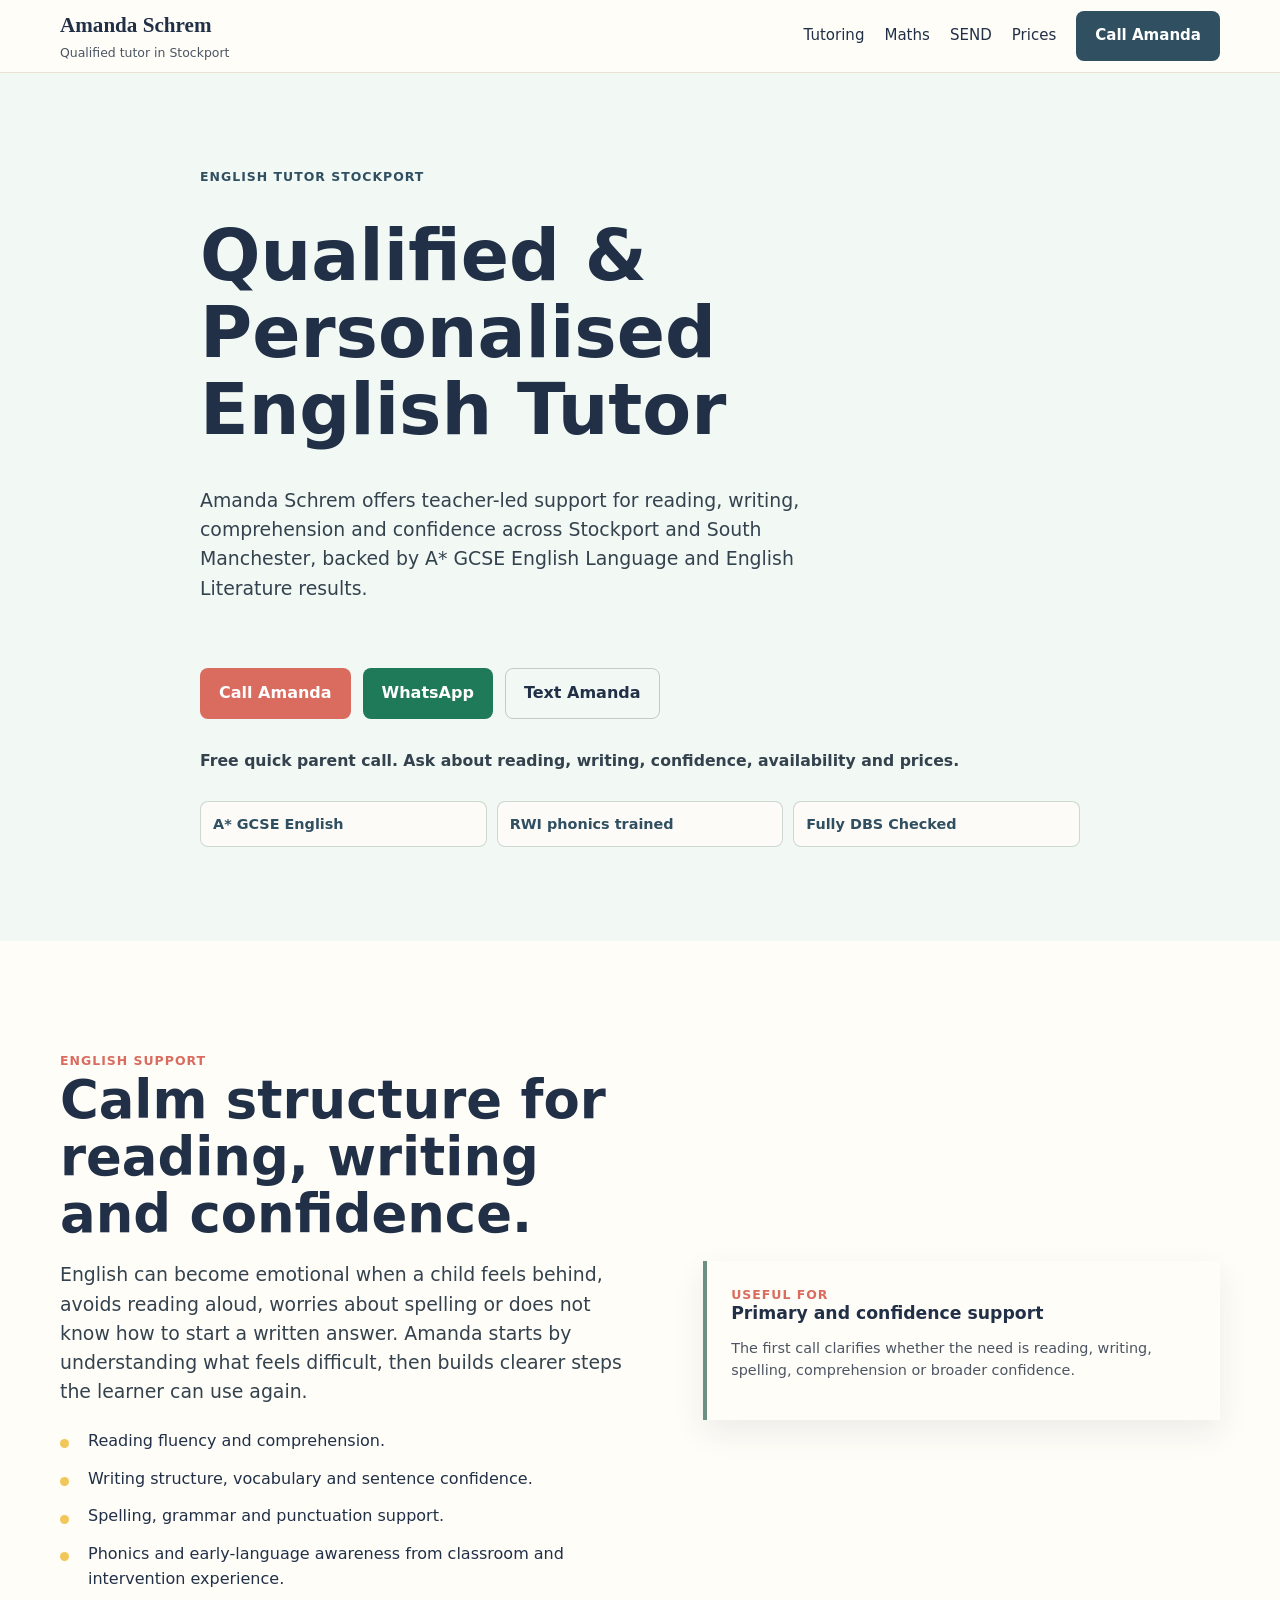
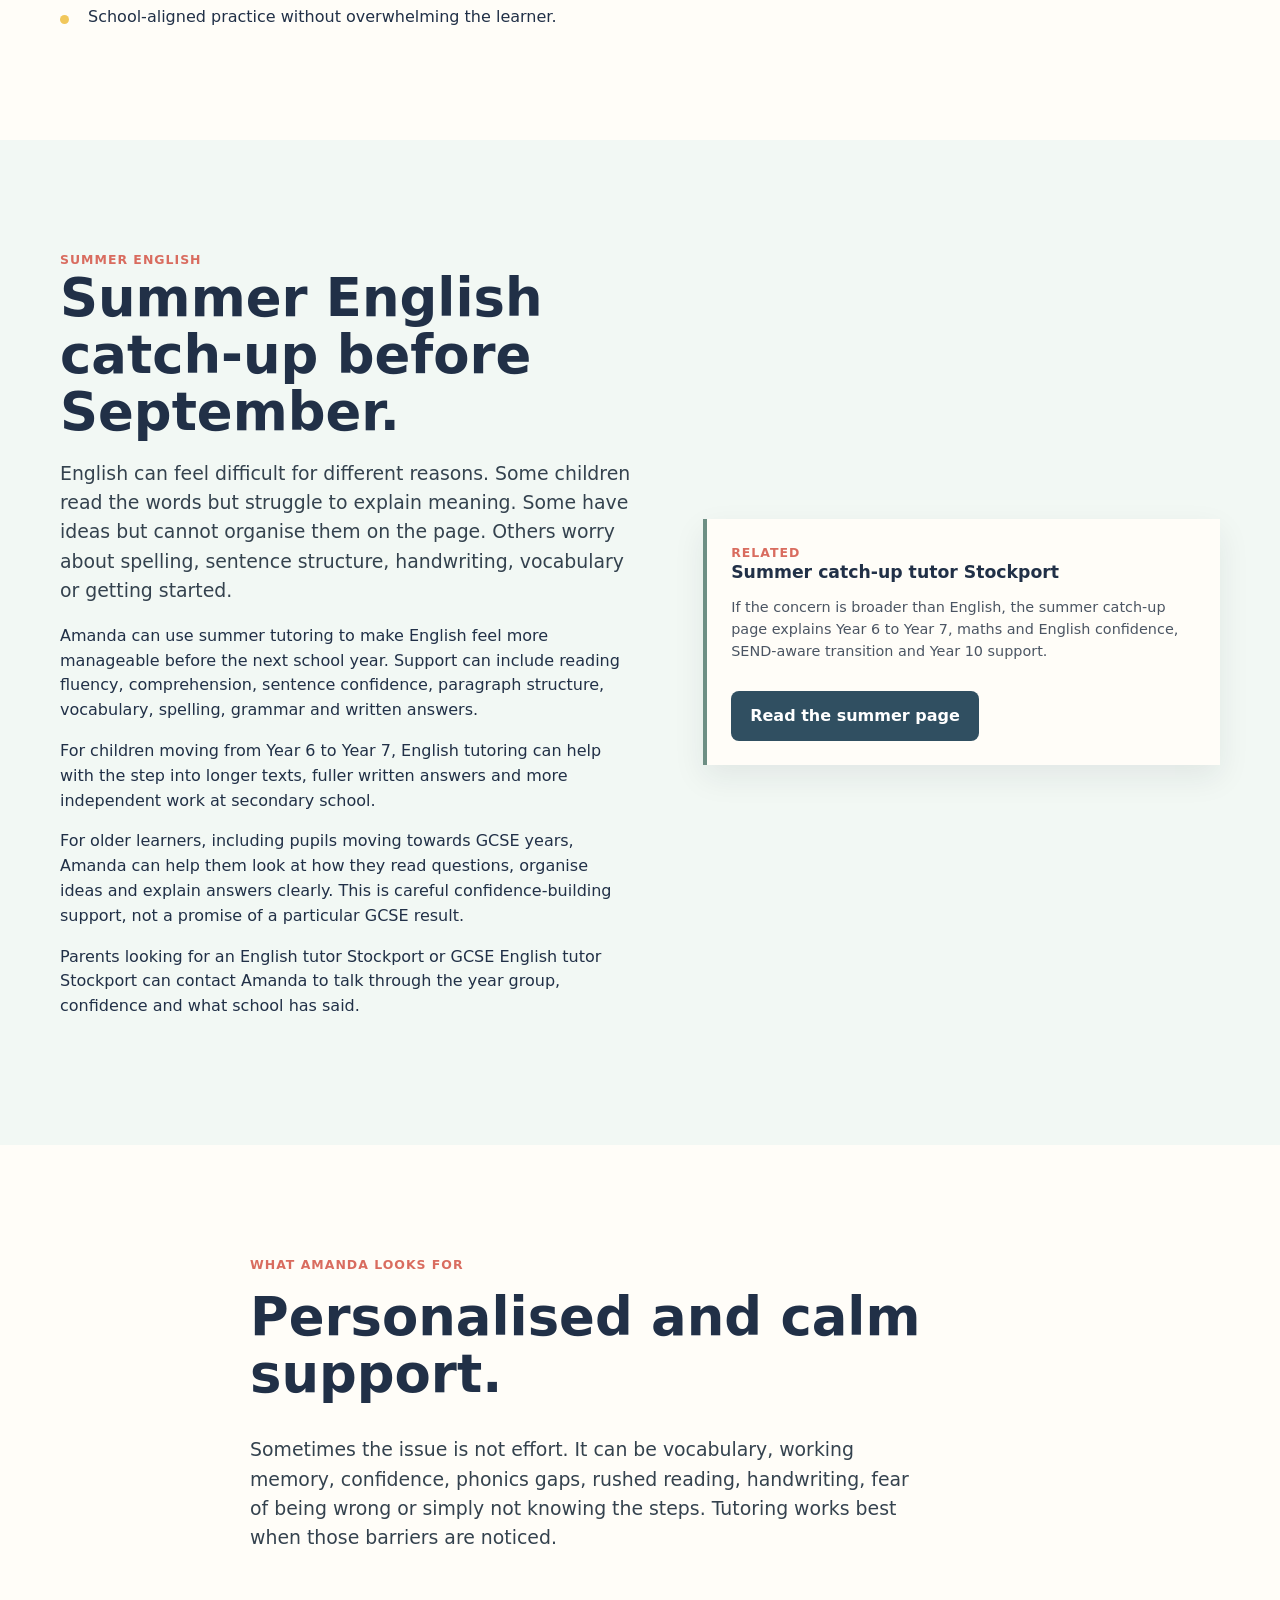
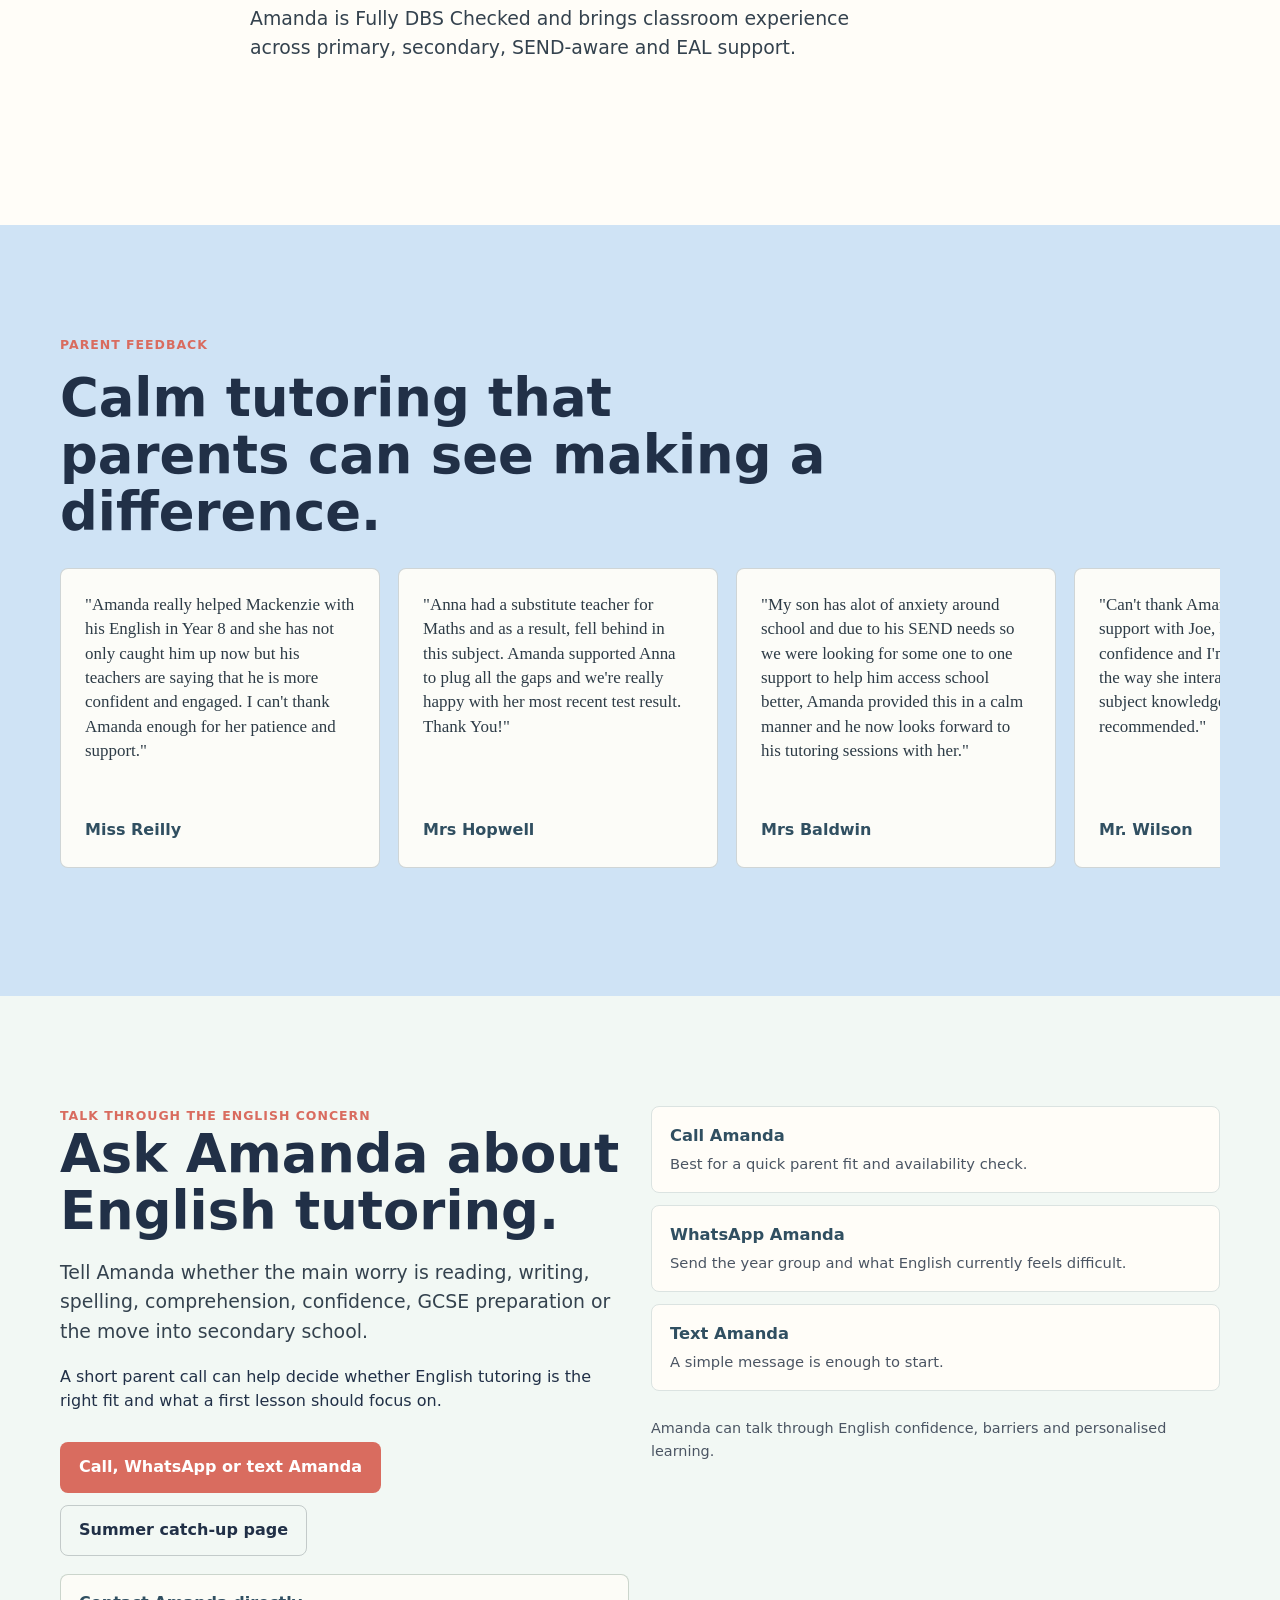
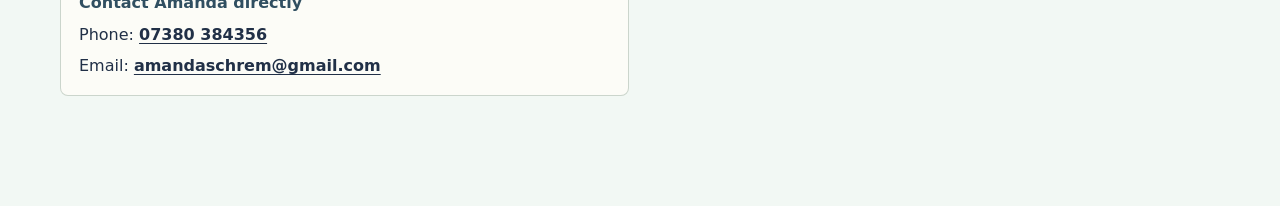
<file: english-tutor-stockport.html>
<!doctype html>
<html lang="en-GB">
<head>
  <meta charset="utf-8">
  <meta name="viewport" content="width=device-width, initial-scale=1">
  <title>English Tutor in Stockport | Amanda Schrem Tuition</title>
  <meta name="description" content="English tutor in Stockport. Amanda Schrem offers reading, writing, comprehension, summer catch-up and confidence support from a qualified teacher.">
  <link rel="stylesheet" href="assets/styles.css?v=20260627a">
  <script async src="https://www.googletagmanager.com/gtag/js?id=AW-18239191836"></script>
  <script>
    window.dataLayer = window.dataLayer || [];
    function gtag(){dataLayer.push(arguments);}
    gtag('js', new Date());
    gtag('config', 'AW-18239191836');
  </script></head>
<body>
  <header class="site-header"><div class="nav-wrap"><a class="brand" href="index.html"><strong>Amanda Schrem</strong><span>Qualified tutor in Stockport</span></a><button class="menu-button" type="button" data-menu-button aria-expanded="false" aria-label="Open menu">Menu</button><nav class="nav-links" data-nav-links><a href="tutor-stockport.html">Tutoring</a><a href="maths-tutor-stockport.html">Maths</a><a href="send-tutor-stockport.html">SEND</a><a href="prices.html">Prices</a><a class="btn" href="tel:+447380384356" data-track="phone_intent" data-label="english-header-call">Call Amanda</a></nav></div></header>
  <main id="main">
    <div class="mobile-page-image"><img src="assets/hero-tutoring.png" alt="A calm home tutoring workspace with books, notes and learning materials"></div>
    <section class="page-hero"><div class="wrap"><p class="eyebrow">English tutor Stockport</p><h1>Qualified &amp; Personalised English Tutor</h1><p class="lead">Amanda Schrem offers teacher-led support for reading, writing, comprehension and confidence across Stockport and South Manchester, backed by A* GCSE English Language and English Literature results.</p><div class="hero-actions conversion-actions"><a class="btn rosin" href="tel:+447380384356" data-track="phone_intent" data-label="english-hero-call">Call Amanda</a><a class="btn whatsapp" href="https://wa.me/447380384356?text=Hi%20Amanda%2C%20I%20would%20like%20to%20ask%20about%20English%20tutoring." data-track="whatsapp_intent" data-label="english-hero-whatsapp">WhatsApp</a><a class="btn secondary" href="sms:+447380384356?body=Hi%20Amanda%2C%20I%20would%20like%20to%20ask%20about%20English%20tutoring." data-track="text_intent" data-label="english-hero-text">Text Amanda</a></div><p class="conversion-note">Free quick parent call. Ask about reading, writing, confidence, availability and prices.</p><div class="mini-proof"><span>A* GCSE English</span><span>RWI phonics trained</span><span>Fully DBS Checked</span></div></div></section>

    <section class="section"><div class="wrap split"><div><p class="kicker">English support</p><h2>Calm structure for reading, writing and confidence.</h2><p class="lead">English can become emotional when a child feels behind, avoids reading aloud, worries about spelling or does not know how to start a written answer. Amanda starts by understanding what feels difficult, then builds clearer steps the learner can use again.</p><ul class="list"><li>Reading fluency and comprehension.</li><li>Writing structure, vocabulary and sentence confidence.</li><li>Spelling, grammar and punctuation support.</li><li>Phonics and early-language awareness from classroom and intervention experience.</li><li>School-aligned practice without overwhelming the learner.</li></ul></div><aside class="panel"><p class="kicker">Useful for</p><h3>Primary and confidence support</h3><p class="small">The first call clarifies whether the need is reading, writing, spelling, comprehension or broader confidence.</p></aside></div></section>

    <section class="section alt"><div class="wrap split"><div><p class="kicker">Summer English</p><h2>Summer English catch-up before September.</h2><p class="lead">English can feel difficult for different reasons. Some children read the words but struggle to explain meaning. Some have ideas but cannot organise them on the page. Others worry about spelling, sentence structure, handwriting, vocabulary or getting started.</p><p>Amanda can use summer tutoring to make English feel more manageable before the next school year. Support can include reading fluency, comprehension, sentence confidence, paragraph structure, vocabulary, spelling, grammar and written answers.</p><p>For children moving from Year 6 to Year 7, English tutoring can help with the step into longer texts, fuller written answers and more independent work at secondary school.</p><p>For older learners, including pupils moving towards GCSE years, Amanda can help them look at how they read questions, organise ideas and explain answers clearly. This is careful confidence-building support, not a promise of a particular GCSE result.</p><p>Parents looking for an English tutor Stockport or GCSE English tutor Stockport can contact Amanda to talk through the year group, confidence and what school has said.</p></div><aside class="panel"><p class="kicker">Related</p><h3>Summer catch-up tutor Stockport</h3><p class="small">If the concern is broader than English, the summer catch-up page explains Year 6 to Year 7, maths and English confidence, SEND-aware transition and Year 10 support.</p><div class="section-actions"><a class="btn" href="summer-catch-up-tutor-stockport.html" data-track="summer_page_click" data-label="english-section-summer-link">Read the summer page</a></div></aside></div></section>

    <section class="section"><div class="wrap section-head"><p class="kicker">What Amanda looks for</p><h2>Personalised and calm support.</h2><p class="lead">Sometimes the issue is not effort. It can be vocabulary, working memory, confidence, phonics gaps, rushed reading, handwriting, fear of being wrong or simply not knowing the steps. Tutoring works best when those barriers are noticed.</p><p class="lead">Amanda is Fully DBS Checked and brings classroom experience across primary, secondary, SEND-aware and EAL support.</p></div></section>

    <section class="section blue testimonials-section">
      <div class="wrap">
        <div class="section-head">
          <p class="kicker">Parent feedback</p>
          <h2>Calm tutoring that parents can see making a difference.</h2>
        </div>
        <div class="testimonial-rail" aria-label="Tutoring testimonials">
          <figure class="testimonial-card"><blockquote>"Amanda really helped Mackenzie with his English in Year 8 and she has not only caught him up now but his teachers are saying that he is more confident and engaged. I can't thank Amanda enough for her patience and support."</blockquote><figcaption>Miss Reilly</figcaption></figure>
          <figure class="testimonial-card"><blockquote>"Anna had a substitute teacher for Maths and as a result, fell behind in this subject. Amanda supported Anna to plug all the gaps and we're really happy with her most recent test result. Thank You!"</blockquote><figcaption>Mrs Hopwell</figcaption></figure>
          <figure class="testimonial-card"><blockquote>"My son has alot of anxiety around school and due to his SEND needs so we were looking for some one to one support to help him access school better, Amanda provided this in a calm manner and he now looks forward to his tutoring sessions with her."</blockquote><figcaption>Mrs Baldwin</figcaption></figure>
          <figure class="testimonial-card"><blockquote>"Can't thank Amanda enough for her support with Joe, he's really grown in confidence and I'm sure thats down to the way she interacts with him and her subject knowledge. Highly recommended."</blockquote><figcaption>Mr. Wilson</figcaption></figure>
        </div>
      </div>
    </section>
    <section class="section alt" id="contact"><div class="wrap contact-box"><div><p class="kicker">Talk through the English concern</p><h2>Ask Amanda about English tutoring.</h2><p class="lead">Tell Amanda whether the main worry is reading, writing, spelling, comprehension, confidence, GCSE preparation or the move into secondary school.</p><p>A short parent call can help decide whether English tutoring is the right fit and what a first lesson should focus on.</p><div class="section-actions"><a class="btn rosin" href="tel:+447380384356" data-track="phone_intent" data-label="english-fit-call">Call, WhatsApp or text Amanda</a><a class="btn secondary" href="summer-catch-up-tutor-stockport.html" data-track="summer_page_click" data-label="english-contact-summer-link">Summer catch-up page</a></div><div class="direct-contact desktop-contact" aria-label="Amanda direct contact details"><strong>Contact Amanda directly</strong><span>Phone: <a href="tel:+447380384356">07380 384356</a></span><span>Email: <a href="mailto:amandaschrem@gmail.com">amandaschrem@gmail.com</a></span></div></div>
        <div class="contact-options" aria-label="English tutoring contact options"><a class="contact-option" href="tel:+447380384356" data-track="phone_intent" data-label="english-call-option"><strong>Call Amanda</strong><span>Best for a quick parent fit and availability check.</span></a><a class="contact-option" href="https://wa.me/447380384356?text=Hi%20Amanda%2C%20I%20would%20like%20to%20ask%20about%20tutoring." data-track="whatsapp_intent" data-label="english-whatsapp"><strong>WhatsApp Amanda</strong><span>Send the year group and what English currently feels difficult.</span></a><a class="contact-option" href="sms:+447380384356?body=Hi%20Amanda%2C%20I%20would%20like%20to%20ask%20about%20tutoring." data-track="text_intent" data-label="english-text"><strong>Text Amanda</strong><span>A simple message is enough to start.</span></a><p class="form-note">Amanda can talk through English confidence, barriers and personalised learning.</p></div></div></section>
  </main>
  <div class="sticky-call" aria-label="Mobile contact options for Amanda"><a class="mobile-contact-action phone" href="tel:+447380384356" data-track="sticky_phone_intent" data-label="mobile-sticky-call" aria-label="Call Amanda"><svg aria-hidden="true" viewBox="0 0 24 24" fill="none"><path d="M22 16.92v3a2 2 0 0 1-2.18 2 19.8 19.8 0 0 1-8.63-3.07 19.5 19.5 0 0 1-6-6A19.8 19.8 0 0 1 2.12 4.18 2 2 0 0 1 4.11 2h3a2 2 0 0 1 2 1.72c.13.95.35 1.88.66 2.77a2 2 0 0 1-.45 2.11L8.05 9.87a16 16 0 0 0 6.08 6.08l1.27-1.27a2 2 0 0 1 2.11-.45c.89.31 1.82.53 2.77.66A2 2 0 0 1 22 16.92Z" stroke="currentColor" stroke-width="2" stroke-linecap="round" stroke-linejoin="round"/></svg><span>Call</span></a><a class="mobile-contact-action whatsapp" href="https://wa.me/447380384356?text=Hi%20Amanda%2C%20I%20would%20like%20to%20ask%20about%20tutoring." data-track="sticky_whatsapp_intent" data-label="mobile-sticky-whatsapp" aria-label="WhatsApp Amanda"><svg aria-hidden="true" viewBox="0 0 24 24"><path fill="currentColor" d="M12.03 2.5a9.43 9.43 0 0 0-8.17 14.15L2.7 21.5l4.98-1.13A9.43 9.43 0 1 0 12.03 2.5Zm0 1.8a7.63 7.63 0 0 1 6.45 11.72 7.62 7.62 0 0 1-9.92 2.66l-.31-.16-2.94.67.69-2.83-.18-.3A7.63 7.63 0 0 1 12.03 4.3Zm-3.1 3.72c-.16 0-.42.06-.64.3-.22.23-.84.82-.84 2 0 1.17.86 2.31.98 2.47.12.16 1.66 2.66 4.1 3.62 2.02.8 2.44.64 2.88.6.44-.04 1.42-.58 1.62-1.14.2-.56.2-1.04.14-1.14-.06-.1-.22-.16-.46-.28-.24-.12-1.42-.7-1.64-.78-.22-.08-.38-.12-.54.12-.16.24-.62.78-.76.94-.14.16-.28.18-.52.06-.24-.12-1.01-.37-1.92-1.18-.71-.63-1.19-1.41-1.33-1.65-.14-.24-.01-.37.11-.49.11-.11.24-.28.36-.42.12-.14.16-.24.24-.4.08-.16.04-.3-.02-.42-.06-.12-.54-1.3-.74-1.78-.2-.47-.39-.4-.54-.41h-.48Z"/></svg><span>WhatsApp</span></a><a class="mobile-contact-action text" href="sms:+447380384356?body=Hi%20Amanda%2C%20I%20would%20like%20to%20ask%20about%20tutoring." data-track="sticky_text_intent" data-label="mobile-sticky-text" aria-label="Text Amanda"><svg aria-hidden="true" viewBox="0 0 24 24" fill="none"><path d="M21 15a4 4 0 0 1-4 4H8l-5 3V7a4 4 0 0 1 4-4h10a4 4 0 0 1 4 4v8Z" stroke="currentColor" stroke-width="2" stroke-linecap="round" stroke-linejoin="round"/><path d="M8 9h8M8 13h5" stroke="currentColor" stroke-width="2" stroke-linecap="round"/></svg><span>Text</span></a></div><script src="assets/site.js?v=20260616"></script>
</body>
</html>
</file>
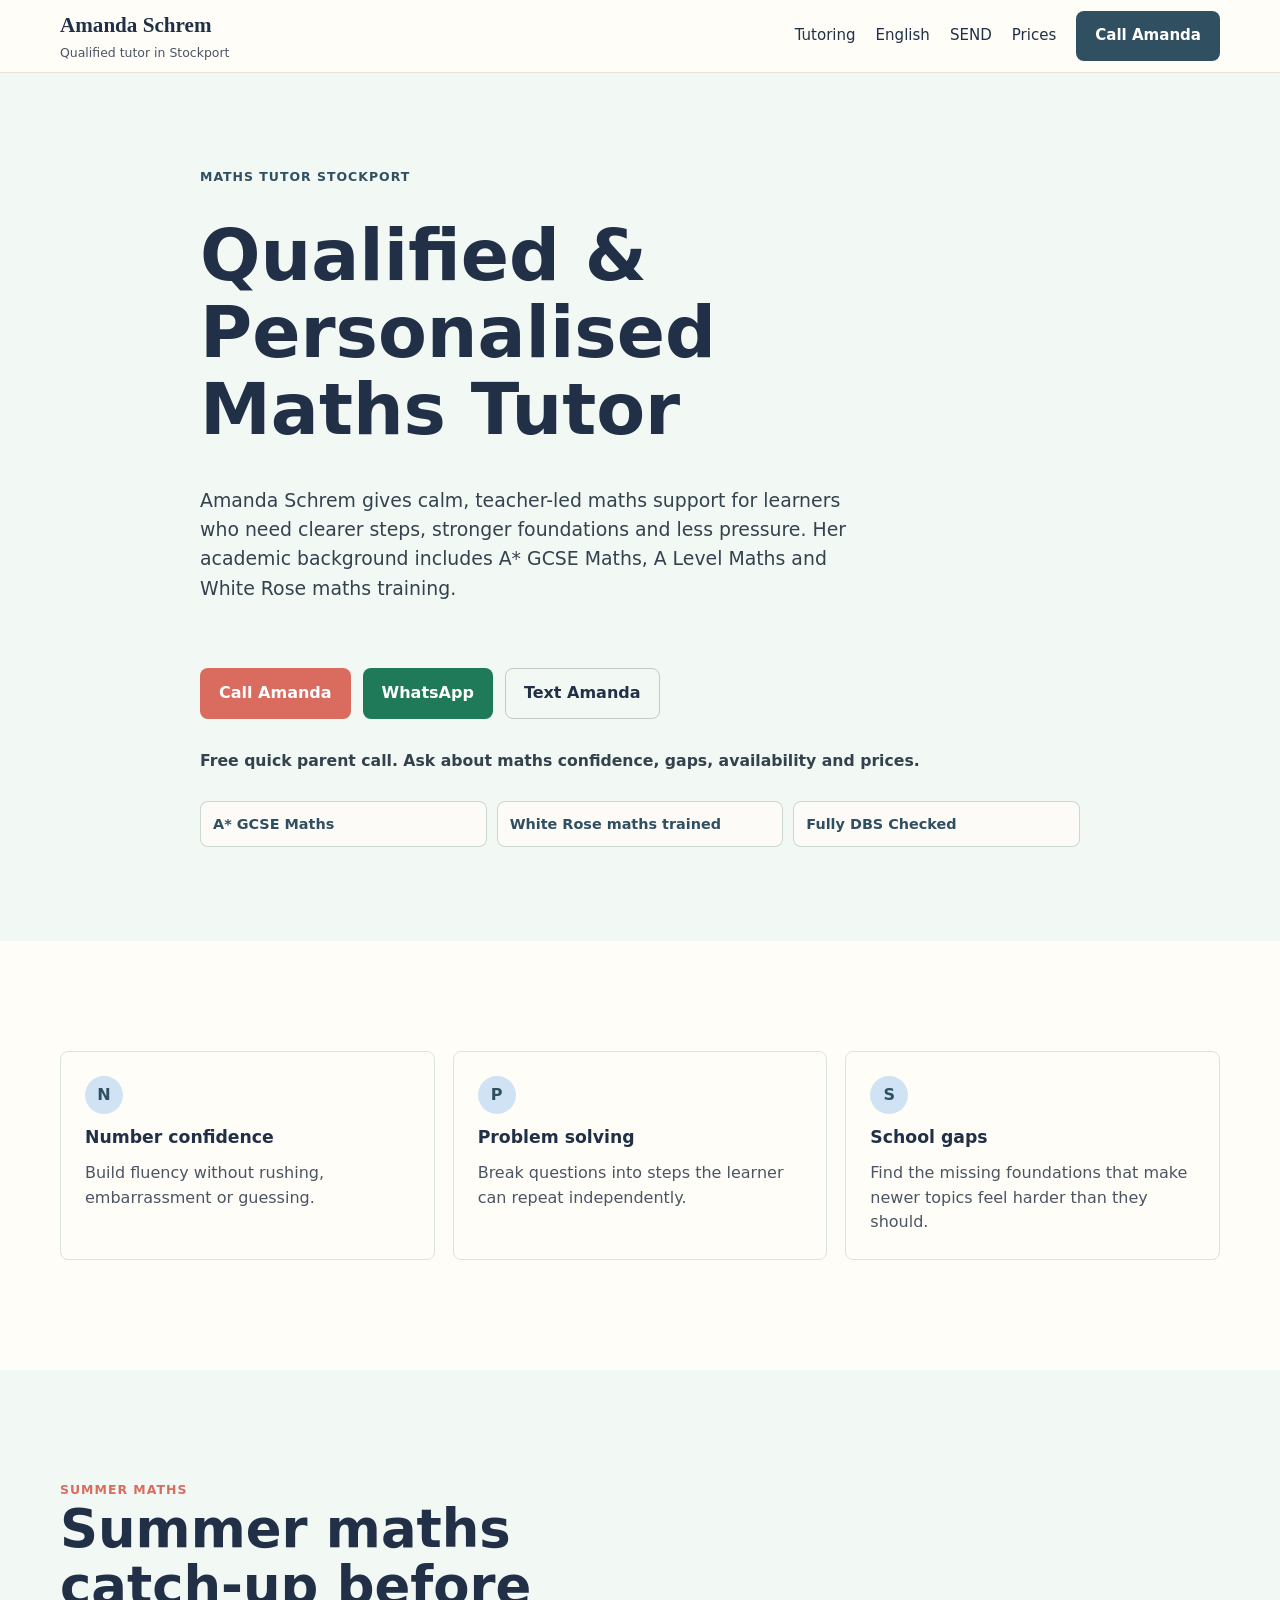
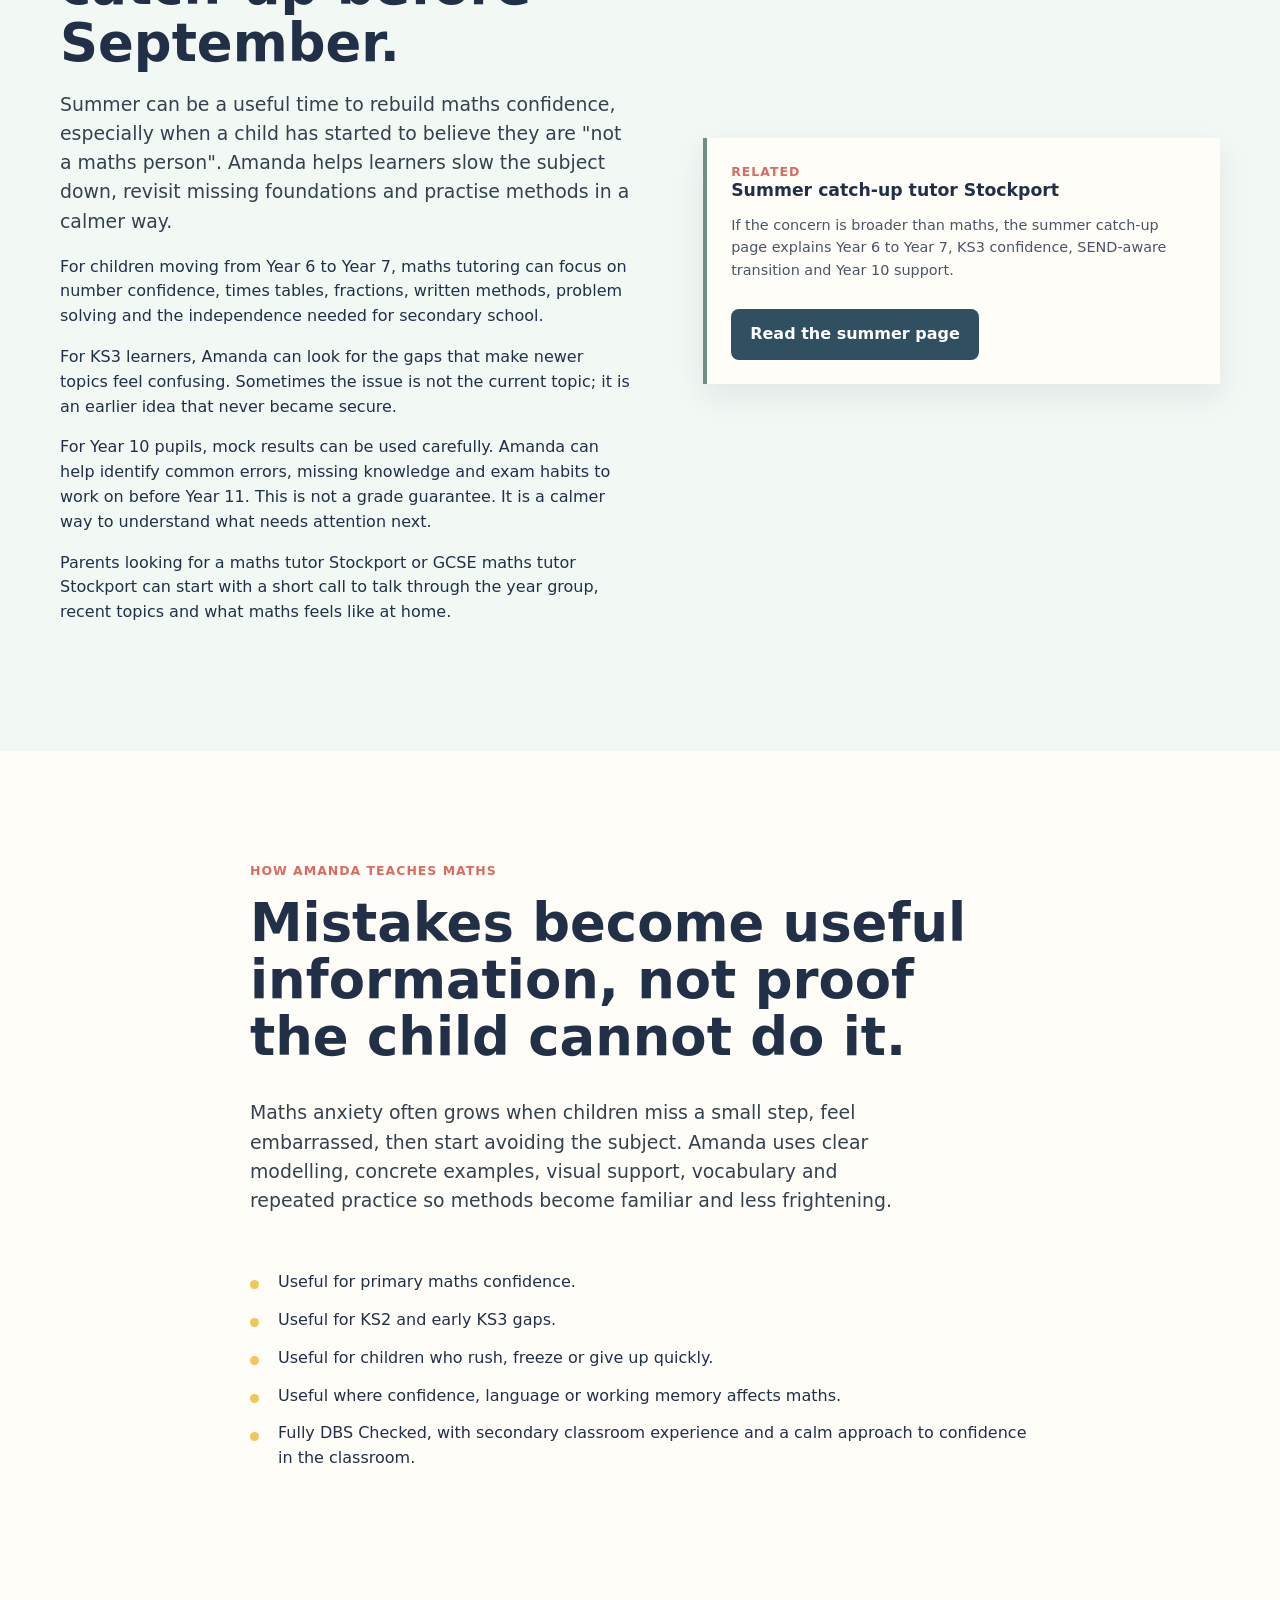
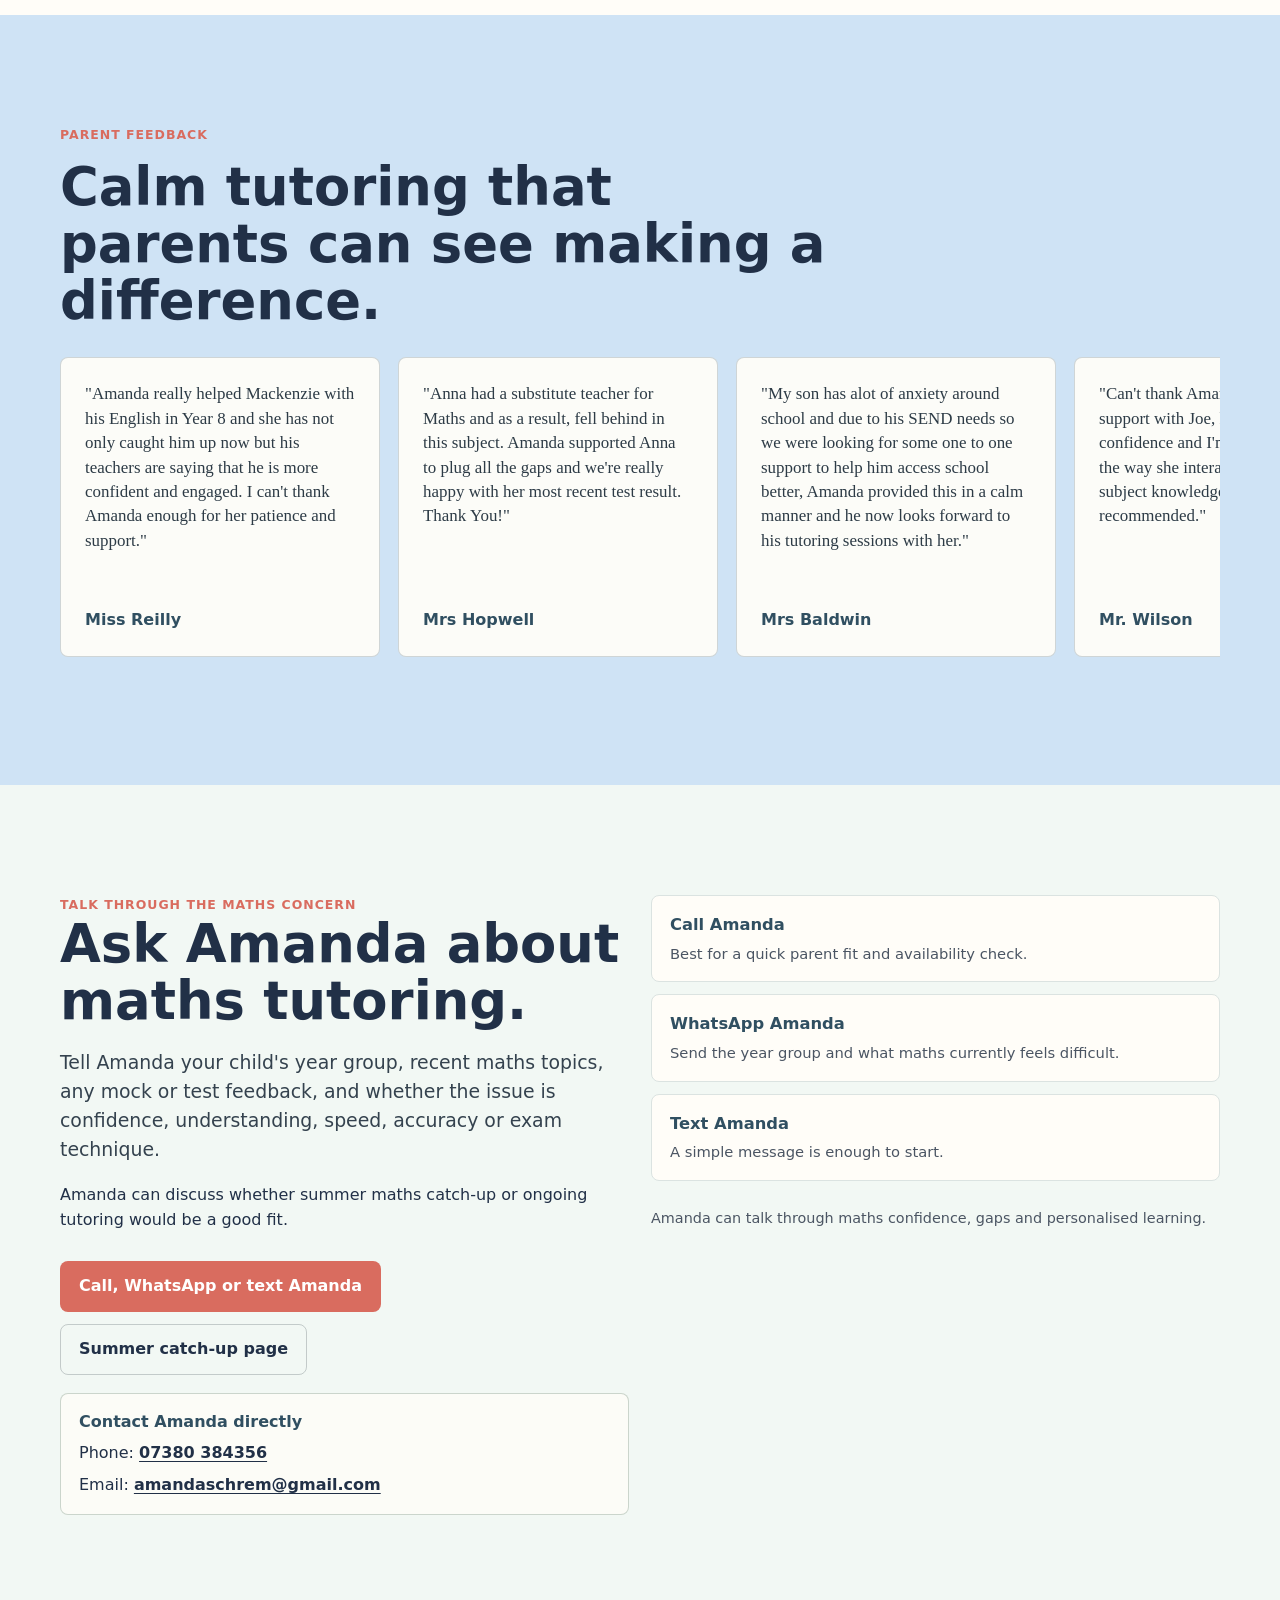
<file: maths-tutor-stockport.html>
<!doctype html>
<html lang="en-GB">
<head>
  <meta charset="utf-8">
  <meta name="viewport" content="width=device-width, initial-scale=1">
  <title>Maths Tutor in Stockport | Amanda Schrem Tuition</title>
  <meta name="description" content="Maths tutor in Stockport. Amanda Schrem offers calm maths support, summer catch-up, Year 6 to Year 7 foundations and careful Year 10 mock support.">
  <link rel="stylesheet" href="assets/styles.css?v=20260627a">
  <script async src="https://www.googletagmanager.com/gtag/js?id=AW-18239191836"></script>
  <script>
    window.dataLayer = window.dataLayer || [];
    function gtag(){dataLayer.push(arguments);}
    gtag('js', new Date());
    gtag('config', 'AW-18239191836');
  </script></head>
<body>
  <header class="site-header"><div class="nav-wrap"><a class="brand" href="index.html"><strong>Amanda Schrem</strong><span>Qualified tutor in Stockport</span></a><button class="menu-button" type="button" data-menu-button aria-expanded="false" aria-label="Open menu">Menu</button><nav class="nav-links" data-nav-links><a href="tutor-stockport.html">Tutoring</a><a href="english-tutor-stockport.html">English</a><a href="send-tutor-stockport.html">SEND</a><a href="prices.html">Prices</a><a class="btn" href="tel:+447380384356" data-track="phone_intent" data-label="maths-header-call">Call Amanda</a></nav></div></header>
  <main id="main">
    <div class="mobile-page-image"><img src="assets/hero-tutoring.png" alt="A calm home tutoring workspace with books, notes and learning materials"></div>
    <section class="page-hero"><div class="wrap"><p class="eyebrow">Maths tutor Stockport</p><h1>Qualified &amp; Personalised Maths Tutor</h1><p class="lead">Amanda Schrem gives calm, teacher-led maths support for learners who need clearer steps, stronger foundations and less pressure. Her academic background includes A* GCSE Maths, A Level Maths and White Rose maths training.</p><div class="hero-actions conversion-actions"><a class="btn rosin" href="tel:+447380384356" data-track="phone_intent" data-label="maths-hero-call">Call Amanda</a><a class="btn whatsapp" href="https://wa.me/447380384356?text=Hi%20Amanda%2C%20I%20would%20like%20to%20ask%20about%20maths%20tutoring." data-track="whatsapp_intent" data-label="maths-hero-whatsapp">WhatsApp</a><a class="btn secondary" href="sms:+447380384356?body=Hi%20Amanda%2C%20I%20would%20like%20to%20ask%20about%20maths%20tutoring." data-track="text_intent" data-label="maths-hero-text">Text Amanda</a></div><p class="conversion-note">Free quick parent call. Ask about maths confidence, gaps, availability and prices.</p><div class="mini-proof"><span>A* GCSE Maths</span><span>White Rose maths trained</span><span>Fully DBS Checked</span></div></div></section>

    <section class="section"><div class="wrap grid three"><article class="card feature"><span class="mark">N</span><h3>Number confidence</h3><p>Build fluency without rushing, embarrassment or guessing.</p></article><article class="card feature"><span class="mark">P</span><h3>Problem solving</h3><p>Break questions into steps the learner can repeat independently.</p></article><article class="card feature"><span class="mark">S</span><h3>School gaps</h3><p>Find the missing foundations that make newer topics feel harder than they should.</p></article></div></section>

    <section class="section alt"><div class="wrap split"><div><p class="kicker">Summer maths</p><h2>Summer maths catch-up before September.</h2><p class="lead">Summer can be a useful time to rebuild maths confidence, especially when a child has started to believe they are "not a maths person". Amanda helps learners slow the subject down, revisit missing foundations and practise methods in a calmer way.</p><p>For children moving from Year 6 to Year 7, maths tutoring can focus on number confidence, times tables, fractions, written methods, problem solving and the independence needed for secondary school.</p><p>For KS3 learners, Amanda can look for the gaps that make newer topics feel confusing. Sometimes the issue is not the current topic; it is an earlier idea that never became secure.</p><p>For Year 10 pupils, mock results can be used carefully. Amanda can help identify common errors, missing knowledge and exam habits to work on before Year 11. This is not a grade guarantee. It is a calmer way to understand what needs attention next.</p><p>Parents looking for a maths tutor Stockport or GCSE maths tutor Stockport can start with a short call to talk through the year group, recent topics and what maths feels like at home.</p></div><aside class="panel"><p class="kicker">Related</p><h3>Summer catch-up tutor Stockport</h3><p class="small">If the concern is broader than maths, the summer catch-up page explains Year 6 to Year 7, KS3 confidence, SEND-aware transition and Year 10 support.</p><div class="section-actions"><a class="btn" href="summer-catch-up-tutor-stockport.html" data-track="summer_page_click" data-label="maths-section-summer-link">Read the summer page</a></div></aside></div></section>

    <section class="section"><div class="wrap section-head"><p class="kicker">How Amanda teaches maths</p><h2>Mistakes become useful information, not proof the child cannot do it.</h2><p class="lead">Maths anxiety often grows when children miss a small step, feel embarrassed, then start avoiding the subject. Amanda uses clear modelling, concrete examples, visual support, vocabulary and repeated practice so methods become familiar and less frightening.</p><ul class="list"><li>Useful for primary maths confidence.</li><li>Useful for KS2 and early KS3 gaps.</li><li>Useful for children who rush, freeze or give up quickly.</li><li>Useful where confidence, language or working memory affects maths.</li><li>Fully DBS Checked, with secondary classroom experience and a calm approach to confidence in the classroom.</li></ul></div></section>

    <section class="section blue testimonials-section">
      <div class="wrap">
        <div class="section-head">
          <p class="kicker">Parent feedback</p>
          <h2>Calm tutoring that parents can see making a difference.</h2>
        </div>
        <div class="testimonial-rail" aria-label="Tutoring testimonials">
          <figure class="testimonial-card"><blockquote>"Amanda really helped Mackenzie with his English in Year 8 and she has not only caught him up now but his teachers are saying that he is more confident and engaged. I can't thank Amanda enough for her patience and support."</blockquote><figcaption>Miss Reilly</figcaption></figure>
          <figure class="testimonial-card"><blockquote>"Anna had a substitute teacher for Maths and as a result, fell behind in this subject. Amanda supported Anna to plug all the gaps and we're really happy with her most recent test result. Thank You!"</blockquote><figcaption>Mrs Hopwell</figcaption></figure>
          <figure class="testimonial-card"><blockquote>"My son has alot of anxiety around school and due to his SEND needs so we were looking for some one to one support to help him access school better, Amanda provided this in a calm manner and he now looks forward to his tutoring sessions with her."</blockquote><figcaption>Mrs Baldwin</figcaption></figure>
          <figure class="testimonial-card"><blockquote>"Can't thank Amanda enough for her support with Joe, he's really grown in confidence and I'm sure thats down to the way she interacts with him and her subject knowledge. Highly recommended."</blockquote><figcaption>Mr. Wilson</figcaption></figure>
        </div>
      </div>
    </section>
    <section class="section alt" id="contact"><div class="wrap contact-box"><div><p class="kicker">Talk through the maths concern</p><h2>Ask Amanda about maths tutoring.</h2><p class="lead">Tell Amanda your child's year group, recent maths topics, any mock or test feedback, and whether the issue is confidence, understanding, speed, accuracy or exam technique.</p><p>Amanda can discuss whether summer maths catch-up or ongoing tutoring would be a good fit.</p><div class="section-actions"><a class="btn rosin" href="tel:+447380384356" data-track="phone_intent" data-label="maths-fit-call">Call, WhatsApp or text Amanda</a><a class="btn secondary" href="summer-catch-up-tutor-stockport.html" data-track="summer_page_click" data-label="maths-contact-summer-link">Summer catch-up page</a></div><div class="direct-contact desktop-contact" aria-label="Amanda direct contact details"><strong>Contact Amanda directly</strong><span>Phone: <a href="tel:+447380384356">07380 384356</a></span><span>Email: <a href="mailto:amandaschrem@gmail.com">amandaschrem@gmail.com</a></span></div></div>
        <div class="contact-options" aria-label="Maths tutoring contact options"><a class="contact-option" href="tel:+447380384356" data-track="phone_intent" data-label="maths-call-option"><strong>Call Amanda</strong><span>Best for a quick parent fit and availability check.</span></a><a class="contact-option" href="https://wa.me/447380384356?text=Hi%20Amanda%2C%20I%20would%20like%20to%20ask%20about%20tutoring." data-track="whatsapp_intent" data-label="maths-whatsapp"><strong>WhatsApp Amanda</strong><span>Send the year group and what maths currently feels difficult.</span></a><a class="contact-option" href="sms:+447380384356?body=Hi%20Amanda%2C%20I%20would%20like%20to%20ask%20about%20tutoring." data-track="text_intent" data-label="maths-text"><strong>Text Amanda</strong><span>A simple message is enough to start.</span></a><p class="form-note">Amanda can talk through maths confidence, gaps and personalised learning.</p></div></div></section>
  </main>
  <div class="sticky-call" aria-label="Mobile contact options for Amanda"><a class="mobile-contact-action phone" href="tel:+447380384356" data-track="sticky_phone_intent" data-label="mobile-sticky-call" aria-label="Call Amanda"><svg aria-hidden="true" viewBox="0 0 24 24" fill="none"><path d="M22 16.92v3a2 2 0 0 1-2.18 2 19.8 19.8 0 0 1-8.63-3.07 19.5 19.5 0 0 1-6-6A19.8 19.8 0 0 1 2.12 4.18 2 2 0 0 1 4.11 2h3a2 2 0 0 1 2 1.72c.13.95.35 1.88.66 2.77a2 2 0 0 1-.45 2.11L8.05 9.87a16 16 0 0 0 6.08 6.08l1.27-1.27a2 2 0 0 1 2.11-.45c.89.31 1.82.53 2.77.66A2 2 0 0 1 22 16.92Z" stroke="currentColor" stroke-width="2" stroke-linecap="round" stroke-linejoin="round"/></svg><span>Call</span></a><a class="mobile-contact-action whatsapp" href="https://wa.me/447380384356?text=Hi%20Amanda%2C%20I%20would%20like%20to%20ask%20about%20tutoring." data-track="sticky_whatsapp_intent" data-label="mobile-sticky-whatsapp" aria-label="WhatsApp Amanda"><svg aria-hidden="true" viewBox="0 0 24 24"><path fill="currentColor" d="M12.03 2.5a9.43 9.43 0 0 0-8.17 14.15L2.7 21.5l4.98-1.13A9.43 9.43 0 1 0 12.03 2.5Zm0 1.8a7.63 7.63 0 0 1 6.45 11.72 7.62 7.62 0 0 1-9.92 2.66l-.31-.16-2.94.67.69-2.83-.18-.3A7.63 7.63 0 0 1 12.03 4.3Zm-3.1 3.72c-.16 0-.42.06-.64.3-.22.23-.84.82-.84 2 0 1.17.86 2.31.98 2.47.12.16 1.66 2.66 4.1 3.62 2.02.8 2.44.64 2.88.6.44-.04 1.42-.58 1.62-1.14.2-.56.2-1.04.14-1.14-.06-.1-.22-.16-.46-.28-.24-.12-1.42-.7-1.64-.78-.22-.08-.38-.12-.54.12-.16.24-.62.78-.76.94-.14.16-.28.18-.52.06-.24-.12-1.01-.37-1.92-1.18-.71-.63-1.19-1.41-1.33-1.65-.14-.24-.01-.37.11-.49.11-.11.24-.28.36-.42.12-.14.16-.24.24-.4.08-.16.04-.3-.02-.42-.06-.12-.54-1.3-.74-1.78-.2-.47-.39-.4-.54-.41h-.48Z"/></svg><span>WhatsApp</span></a><a class="mobile-contact-action text" href="sms:+447380384356?body=Hi%20Amanda%2C%20I%20would%20like%20to%20ask%20about%20tutoring." data-track="sticky_text_intent" data-label="mobile-sticky-text" aria-label="Text Amanda"><svg aria-hidden="true" viewBox="0 0 24 24" fill="none"><path d="M21 15a4 4 0 0 1-4 4H8l-5 3V7a4 4 0 0 1 4-4h10a4 4 0 0 1 4 4v8Z" stroke="currentColor" stroke-width="2" stroke-linecap="round" stroke-linejoin="round"/><path d="M8 9h8M8 13h5" stroke="currentColor" stroke-width="2" stroke-linecap="round"/></svg><span>Text</span></a></div><script src="assets/site.js?v=20260616"></script>
</body>
</html>
</file>
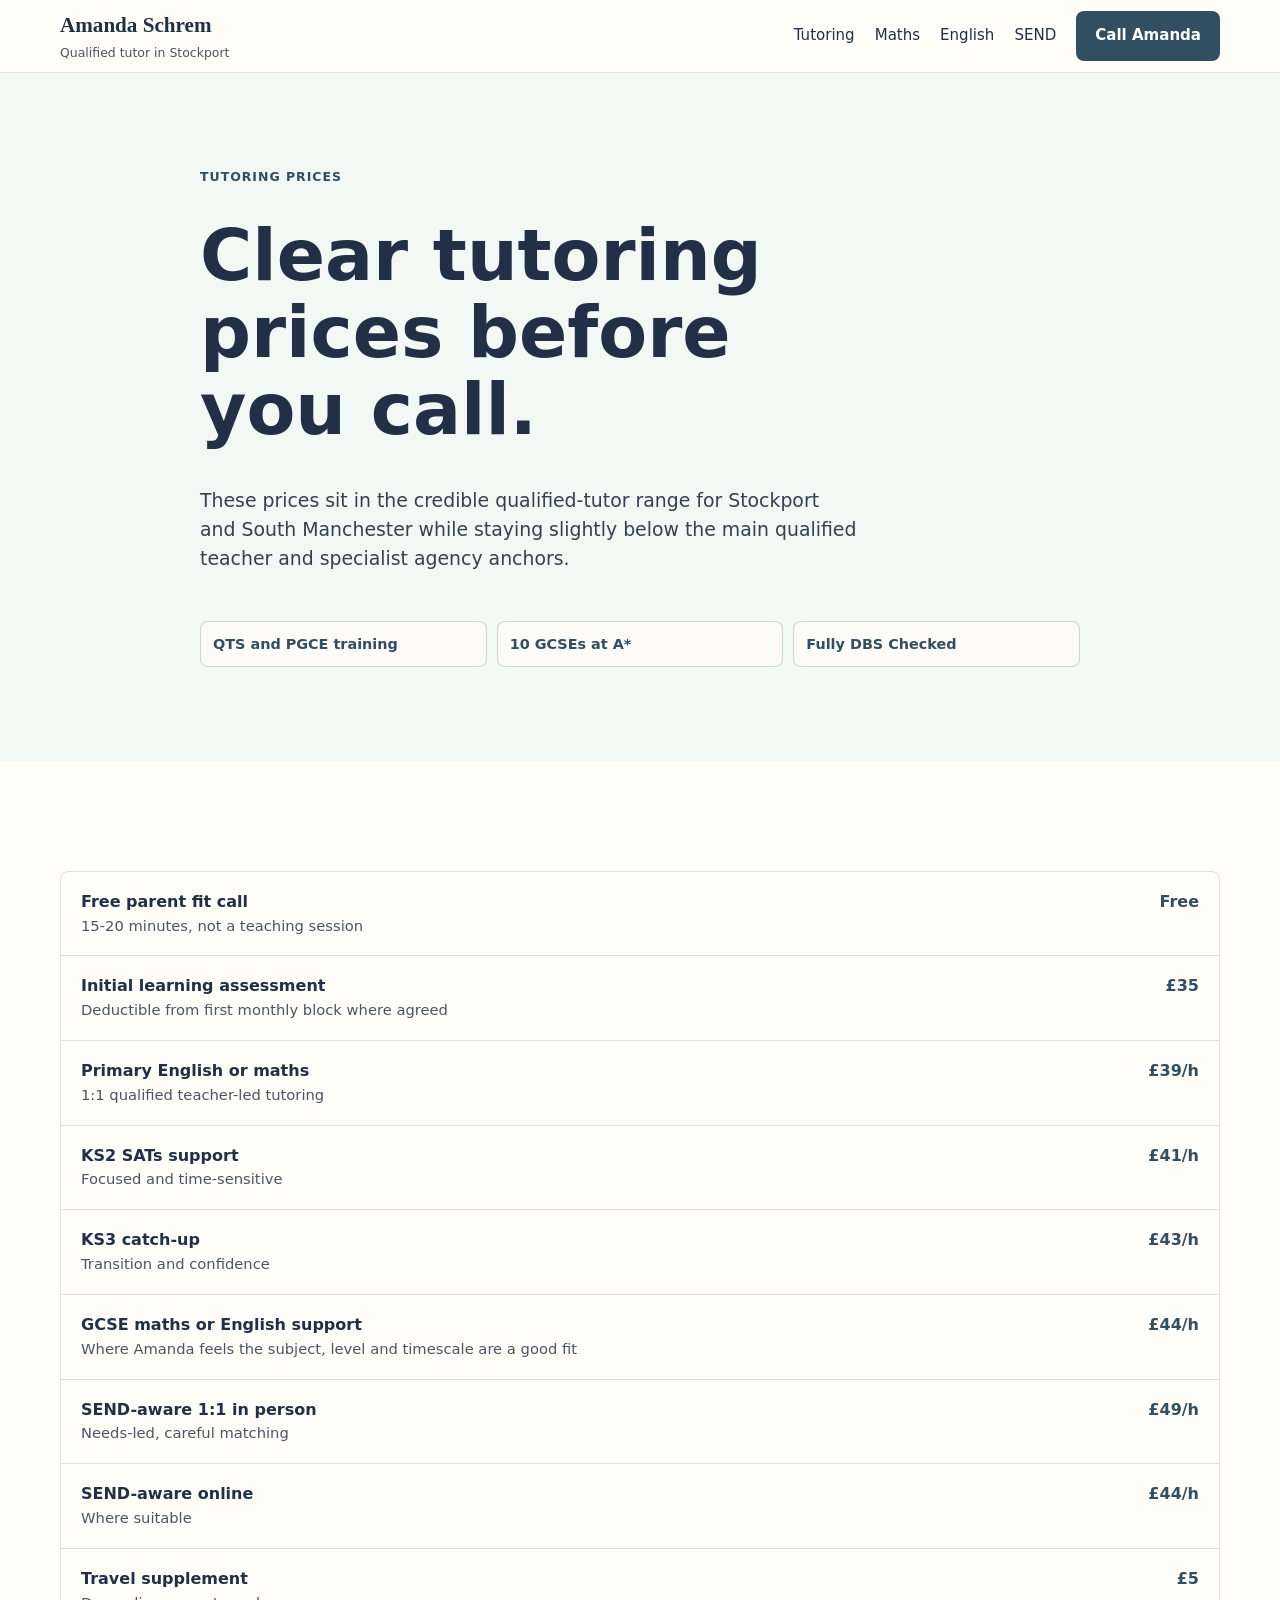
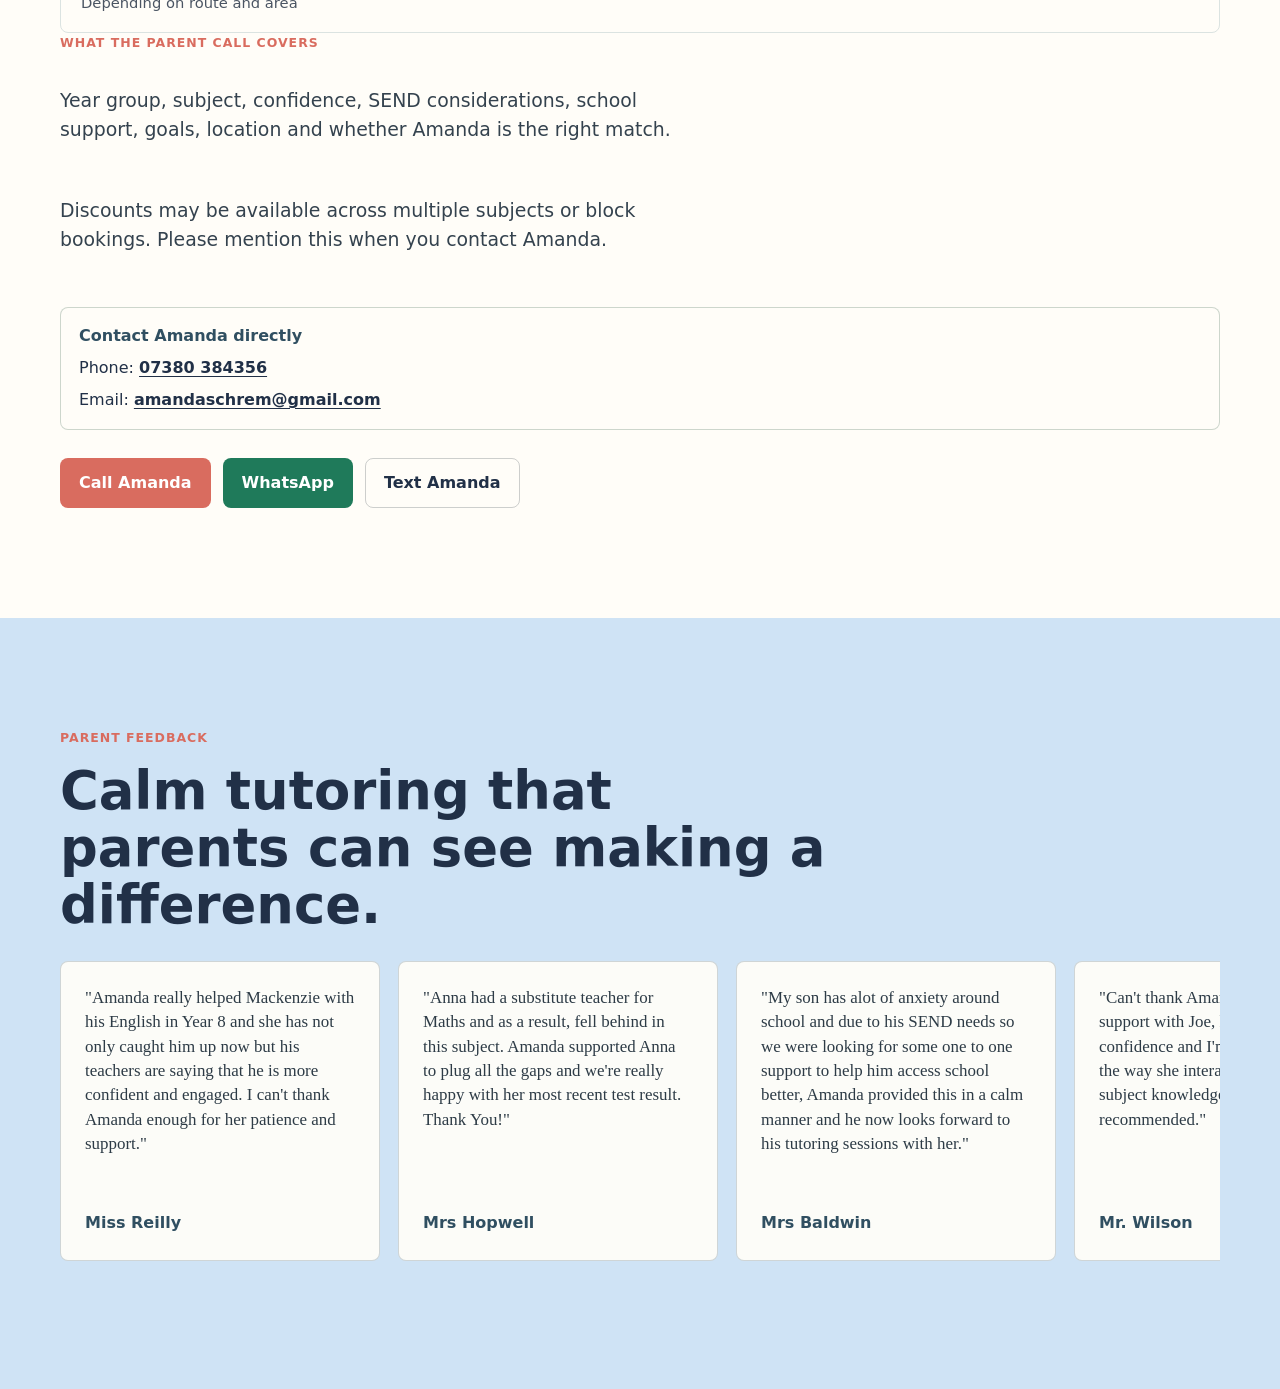
<file: prices.html>
<!doctype html>
<html lang="en-GB">
<head>
  <meta charset="utf-8">
  <meta name="viewport" content="width=device-width, initial-scale=1">
  <title>Tutoring Prices | Amanda Schrem Tuition</title>
  <meta name="description" content="Tutoring prices for Amanda Schrem Tuition in Stockport and South Manchester. Fully DBS Checked, QTS and PGCE-trained support for maths, English, KS2, KS3, GCSE and SEND-aware tutoring.">
  <link rel="stylesheet" href="assets/styles.css?v=20260627a">
  <script async src="https://www.googletagmanager.com/gtag/js?id=AW-18239191836"></script>
  <script>
    window.dataLayer = window.dataLayer || [];
    function gtag(){dataLayer.push(arguments);}
    gtag('js', new Date());
    gtag('config', 'AW-18239191836');
  </script></head>
<body>
  <header class="site-header"><div class="nav-wrap"><a class="brand" href="index.html"><strong>Amanda Schrem</strong><span>Qualified tutor in Stockport</span></a><button class="menu-button" type="button" data-menu-button aria-expanded="false" aria-label="Open menu">Menu</button><nav class="nav-links" data-nav-links><a href="tutor-stockport.html">Tutoring</a><a href="maths-tutor-stockport.html">Maths</a><a href="english-tutor-stockport.html">English</a><a href="send-tutor-stockport.html">SEND</a><a class="btn" href="tel:+447380384356" data-track="phone_intent" data-label="tuition-prices-call">Call Amanda</a></nav></div></header>
  <main id="main">
    <div class="mobile-page-image"><img src="assets/hero-tutoring.png" alt="A calm home tutoring workspace with books, notes and learning materials"></div>
    <section class="page-hero"><div class="wrap"><p class="eyebrow">Tutoring prices</p><h1>Clear tutoring prices before you call.</h1><p class="lead">These prices sit in the credible qualified-tutor range for Stockport and South Manchester while staying slightly below the main qualified teacher and specialist agency anchors.</p><div class="mini-proof"><span>QTS and PGCE training</span><span>10 GCSEs at A*</span><span>Fully DBS Checked</span></div></div></section>
    <section class="section"><div class="wrap"><div class="price-table"><div class="price-row"><div><strong>Free parent fit call</strong><span>15-20 minutes, not a teaching session</span></div><div class="price">Free</div></div><div class="price-row"><div><strong>Initial learning assessment</strong><span>Deductible from first monthly block where agreed</span></div><div class="price">£35</div></div><div class="price-row"><div><strong>Primary English or maths</strong><span>1:1 qualified teacher-led tutoring</span></div><div class="price">£39/h</div></div><div class="price-row"><div><strong>KS2 SATs support</strong><span>Focused and time-sensitive</span></div><div class="price">£41/h</div></div><div class="price-row"><div><strong>KS3 catch-up</strong><span>Transition and confidence</span></div><div class="price">£43/h</div></div><div class="price-row"><div><strong>GCSE maths or English support</strong><span>Where Amanda feels the subject, level and timescale are a good fit</span></div><div class="price">£44/h</div></div><div class="price-row"><div><strong>SEND-aware 1:1 in person</strong><span>Needs-led, careful matching</span></div><div class="price">£49/h</div></div><div class="price-row"><div><strong>SEND-aware online</strong><span>Where suitable</span></div><div class="price">£44/h</div></div><div class="price-row"><div><strong>Travel supplement</strong><span>Depending on route and area</span></div><div class="price">£5</div></div></div><div class="section-head"><p class="kicker">What the parent call covers</p><p class="lead">Year group, subject, confidence, SEND considerations, school support, goals, location and whether Amanda is the right match.</p><p class="lead">Discounts may be available across multiple subjects or block bookings. Please mention this when you contact Amanda.</p></div><div class="direct-contact desktop-contact" aria-label="Amanda direct contact details"><strong>Contact Amanda directly</strong><span>Phone: <a href="tel:+447380384356">07380 384356</a></span><span>Email: <a href="mailto:amandaschrem@gmail.com">amandaschrem@gmail.com</a></span></div>
        <div class="section-actions"><a class="btn rosin" href="tel:+447380384356" data-track="phone_intent" data-label="tuition-prices-call">Call Amanda</a><a class="btn whatsapp" href="https://wa.me/447380384356?text=Hi%20Amanda%2C%20I%20would%20like%20to%20ask%20about%20tutoring." data-track="whatsapp_intent" data-label="tuition-prices-whatsapp">WhatsApp</a><a class="btn secondary" href="sms:+447380384356?body=Hi%20Amanda%2C%20I%20would%20like%20to%20ask%20about%20tutoring." data-track="text_intent" data-label="tuition-prices-text">Text Amanda</a></div></div></section>
      <section class="section blue testimonials-section">
      <div class="wrap">
        <div class="section-head">
          <p class="kicker">Parent feedback</p>
          <h2>Calm tutoring that parents can see making a difference.</h2>
        </div>
        <div class="testimonial-rail" aria-label="Tutoring testimonials">
          <figure class="testimonial-card"><blockquote>"Amanda really helped Mackenzie with his English in Year 8 and she has not only caught him up now but his teachers are saying that he is more confident and engaged. I can't thank Amanda enough for her patience and support."</blockquote><figcaption>Miss Reilly</figcaption></figure>
          <figure class="testimonial-card"><blockquote>"Anna had a substitute teacher for Maths and as a result, fell behind in this subject. Amanda supported Anna to plug all the gaps and we're really happy with her most recent test result. Thank You!"</blockquote><figcaption>Mrs Hopwell</figcaption></figure>
          <figure class="testimonial-card"><blockquote>"My son has alot of anxiety around school and due to his SEND needs so we were looking for some one to one support to help him access school better, Amanda provided this in a calm manner and he now looks forward to his tutoring sessions with her."</blockquote><figcaption>Mrs Baldwin</figcaption></figure>
          <figure class="testimonial-card"><blockquote>"Can't thank Amanda enough for her support with Joe, he's really grown in confidence and I'm sure thats down to the way she interacts with him and her subject knowledge. Highly recommended."</blockquote><figcaption>Mr. Wilson</figcaption></figure>
        </div>
      </div>
    </section>
  </main>
  <div class="sticky-call" aria-label="Mobile contact options for Amanda"><a class="mobile-contact-action phone" href="tel:+447380384356" data-track="sticky_phone_intent" data-label="mobile-sticky-call" aria-label="Call Amanda"><svg aria-hidden="true" viewBox="0 0 24 24" fill="none"><path d="M22 16.92v3a2 2 0 0 1-2.18 2 19.8 19.8 0 0 1-8.63-3.07 19.5 19.5 0 0 1-6-6A19.8 19.8 0 0 1 2.12 4.18 2 2 0 0 1 4.11 2h3a2 2 0 0 1 2 1.72c.13.95.35 1.88.66 2.77a2 2 0 0 1-.45 2.11L8.05 9.87a16 16 0 0 0 6.08 6.08l1.27-1.27a2 2 0 0 1 2.11-.45c.89.31 1.82.53 2.77.66A2 2 0 0 1 22 16.92Z" stroke="currentColor" stroke-width="2" stroke-linecap="round" stroke-linejoin="round"/></svg><span>Call</span></a><a class="mobile-contact-action whatsapp" href="https://wa.me/447380384356?text=Hi%20Amanda%2C%20I%20would%20like%20to%20ask%20about%20tutoring." data-track="sticky_whatsapp_intent" data-label="mobile-sticky-whatsapp" aria-label="WhatsApp Amanda"><svg aria-hidden="true" viewBox="0 0 24 24"><path fill="currentColor" d="M12.03 2.5a9.43 9.43 0 0 0-8.17 14.15L2.7 21.5l4.98-1.13A9.43 9.43 0 1 0 12.03 2.5Zm0 1.8a7.63 7.63 0 0 1 6.45 11.72 7.62 7.62 0 0 1-9.92 2.66l-.31-.16-2.94.67.69-2.83-.18-.3A7.63 7.63 0 0 1 12.03 4.3Zm-3.1 3.72c-.16 0-.42.06-.64.3-.22.23-.84.82-.84 2 0 1.17.86 2.31.98 2.47.12.16 1.66 2.66 4.1 3.62 2.02.8 2.44.64 2.88.6.44-.04 1.42-.58 1.62-1.14.2-.56.2-1.04.14-1.14-.06-.1-.22-.16-.46-.28-.24-.12-1.42-.7-1.64-.78-.22-.08-.38-.12-.54.12-.16.24-.62.78-.76.94-.14.16-.28.18-.52.06-.24-.12-1.01-.37-1.92-1.18-.71-.63-1.19-1.41-1.33-1.65-.14-.24-.01-.37.11-.49.11-.11.24-.28.36-.42.12-.14.16-.24.24-.4.08-.16.04-.3-.02-.42-.06-.12-.54-1.3-.74-1.78-.2-.47-.39-.4-.54-.41h-.48Z"/></svg><span>WhatsApp</span></a><a class="mobile-contact-action text" href="sms:+447380384356?body=Hi%20Amanda%2C%20I%20would%20like%20to%20ask%20about%20tutoring." data-track="sticky_text_intent" data-label="mobile-sticky-text" aria-label="Text Amanda"><svg aria-hidden="true" viewBox="0 0 24 24" fill="none"><path d="M21 15a4 4 0 0 1-4 4H8l-5 3V7a4 4 0 0 1 4-4h10a4 4 0 0 1 4 4v8Z" stroke="currentColor" stroke-width="2" stroke-linecap="round" stroke-linejoin="round"/><path d="M8 9h8M8 13h5" stroke="currentColor" stroke-width="2" stroke-linecap="round"/></svg><span>Text</span></a></div><script src="assets/site.js?v=20260616"></script>
</body>
</html>
</file>
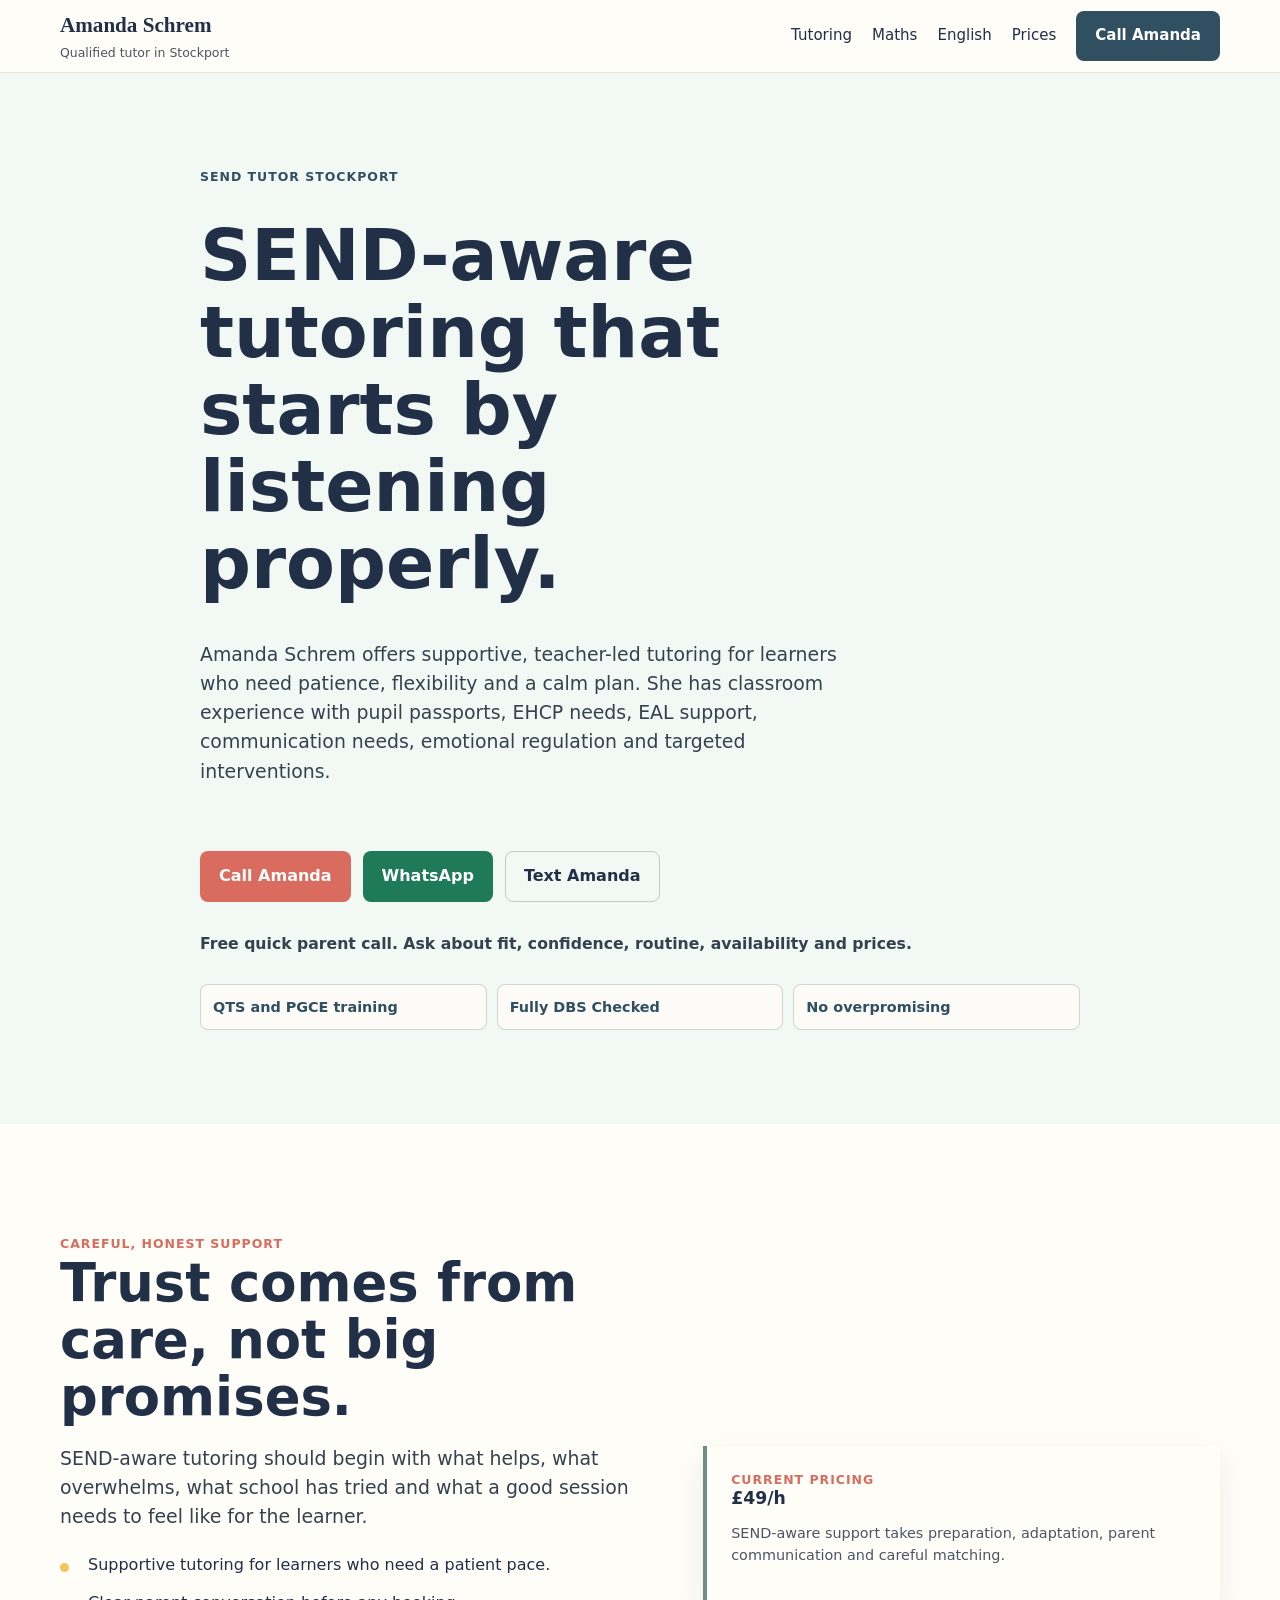
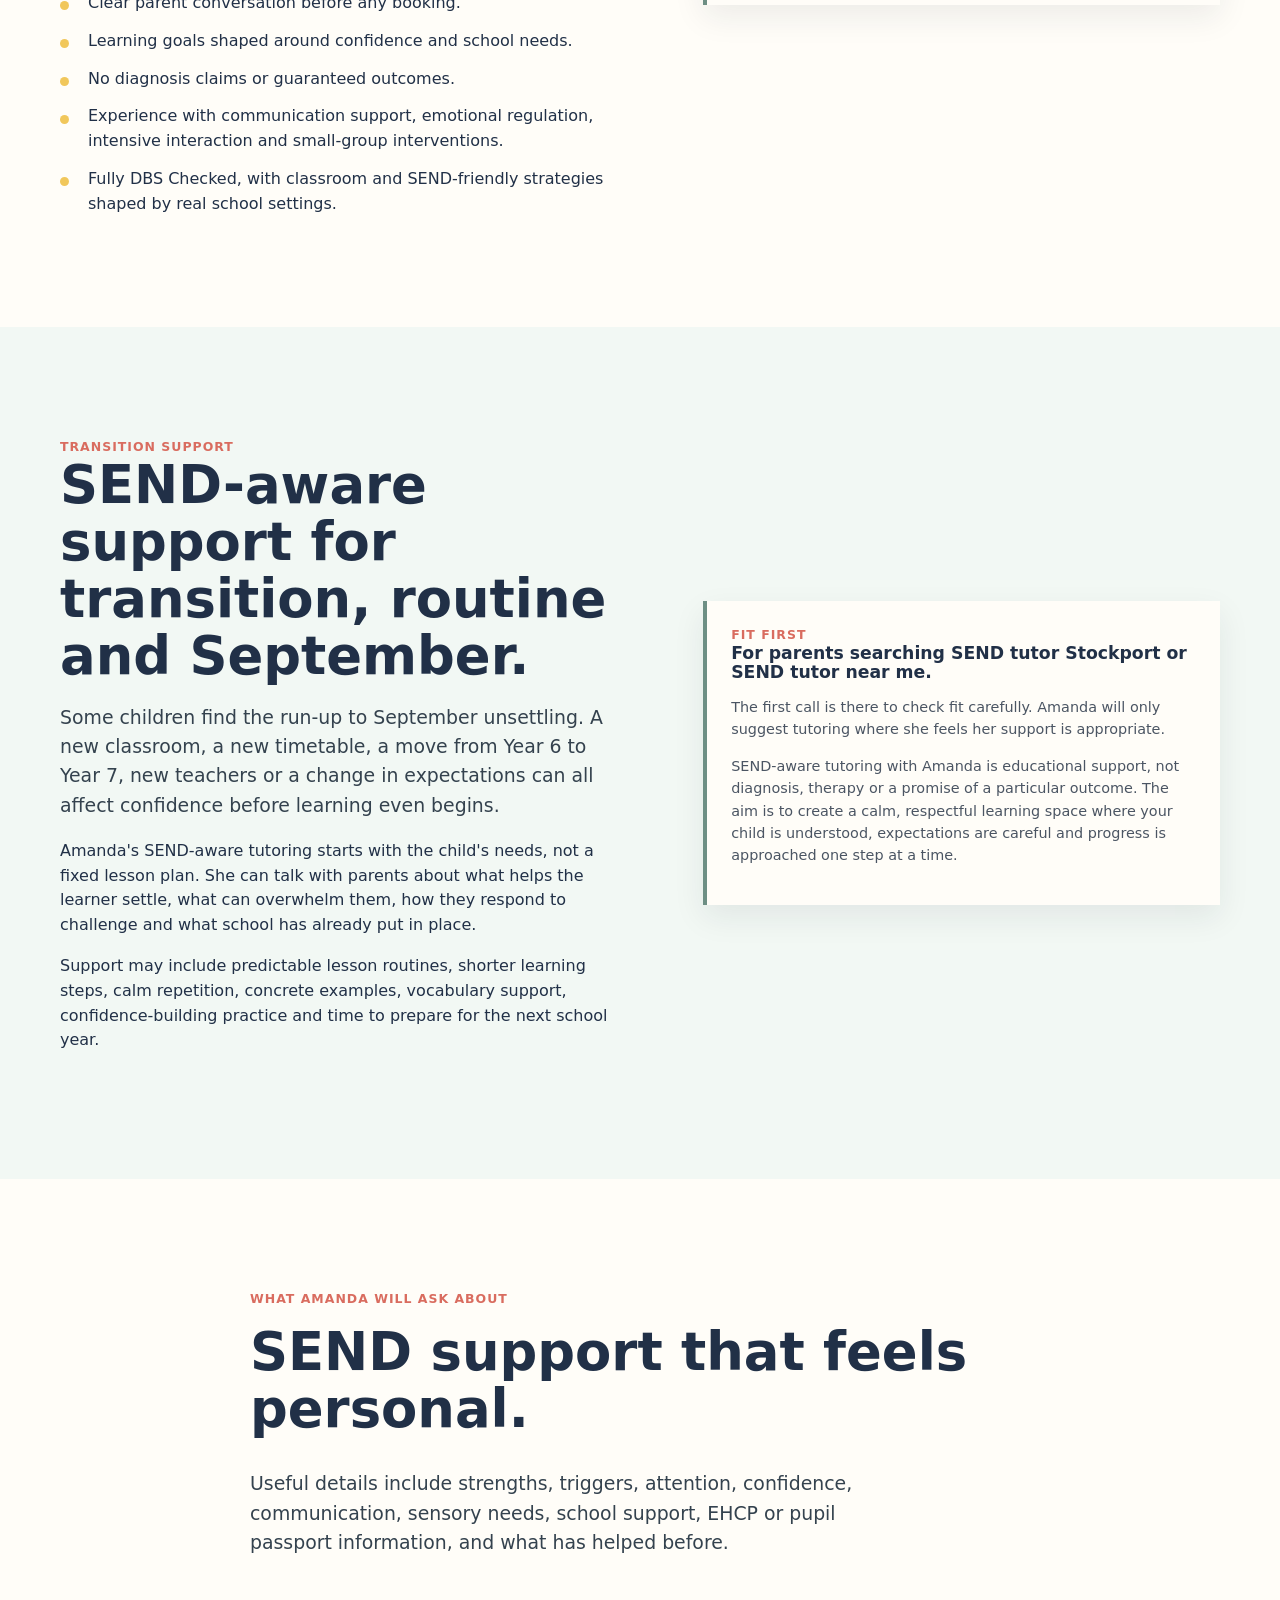
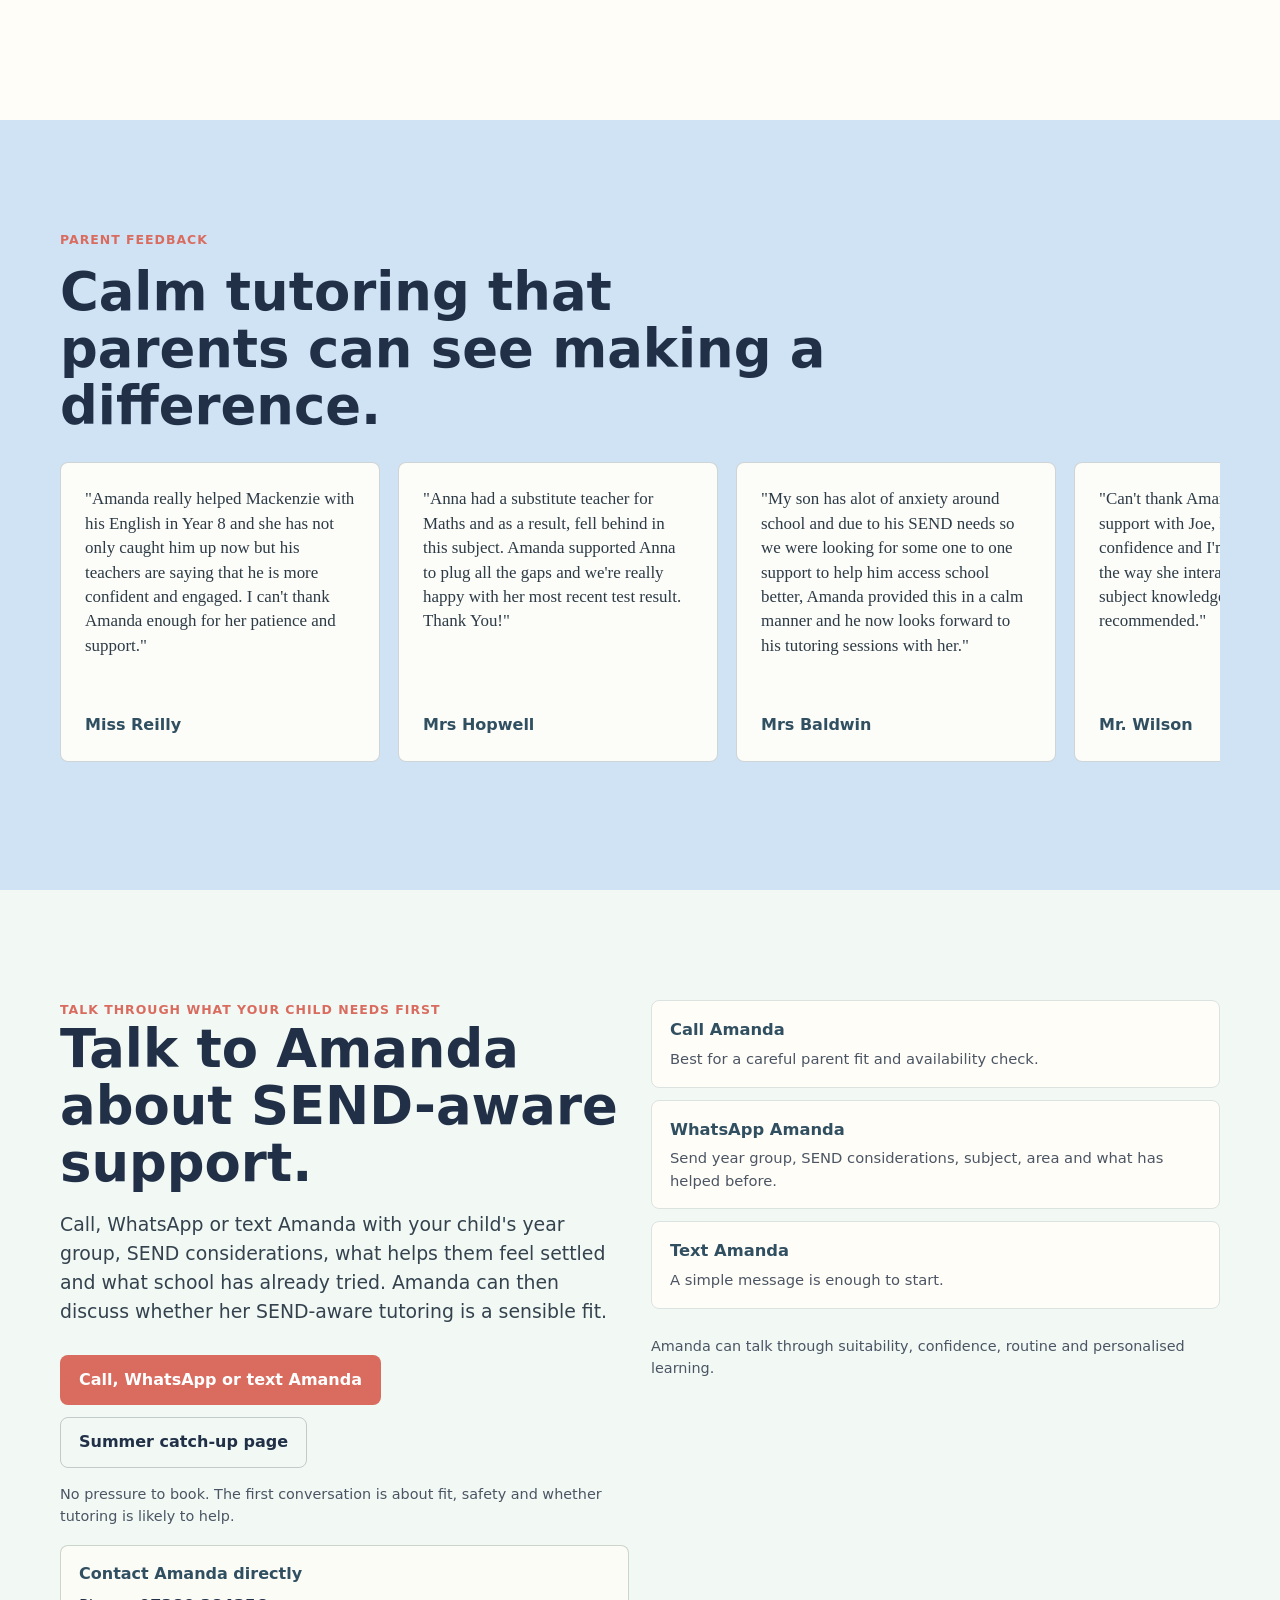
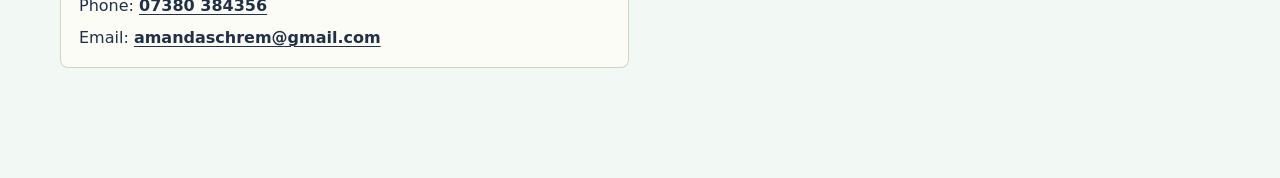
<file: send-tutor-stockport.html>
<!doctype html>
<html lang="en-GB">
<head>
  <meta charset="utf-8">
  <meta name="viewport" content="width=device-width, initial-scale=1">
  <title>SEND Tutor in Stockport | SEND-Aware Tuition | Amanda Schrem</title>
  <meta name="description" content="SEND-aware tutor in Stockport. Amanda Schrem offers supportive teacher-led tutoring with routine, transition, confidence and careful parent-fit support.">
  <link rel="stylesheet" href="assets/styles.css?v=20260627a">
  <script type="application/ld+json">{"@context":"https://schema.org","@type":"Service","name":"SEND-aware tutoring in Stockport","provider":{"@type":"Person","name":"Amanda Schrem","jobTitle":"Qualified Teacher"},"areaServed":["Stockport","Cheadle","Cheadle Hulme","Bramhall","Hazel Grove","South Manchester"],"serviceType":"SEND-aware tutoring"}</script>
  <script async src="https://www.googletagmanager.com/gtag/js?id=AW-18239191836"></script>
  <script>
    window.dataLayer = window.dataLayer || [];
    function gtag(){dataLayer.push(arguments);}
    gtag('js', new Date());
    gtag('config', 'AW-18239191836');
  </script></head>
<body>
  <header class="site-header"><div class="nav-wrap"><a class="brand" href="index.html"><strong>Amanda Schrem</strong><span>Qualified tutor in Stockport</span></a><button class="menu-button" type="button" data-menu-button aria-expanded="false" aria-label="Open menu">Menu</button><nav class="nav-links" data-nav-links><a href="tutor-stockport.html">Tutoring</a><a href="maths-tutor-stockport.html">Maths</a><a href="english-tutor-stockport.html">English</a><a href="prices.html">Prices</a><a class="btn" href="tel:+447380384356" data-track="phone_intent" data-label="send-header-call">Call Amanda</a></nav></div></header>
  <main id="main">
    <div class="mobile-page-image"><img src="assets/hero-tutoring.png" alt="A calm home tutoring workspace with books, notes and learning materials"></div>
    <section class="page-hero"><div class="wrap"><p class="eyebrow">SEND tutor Stockport</p><h1>SEND-aware tutoring that starts by listening properly.</h1><p class="lead">Amanda Schrem offers supportive, teacher-led tutoring for learners who need patience, flexibility and a calm plan. She has classroom experience with pupil passports, EHCP needs, EAL support, communication needs, emotional regulation and targeted interventions.</p><div class="hero-actions conversion-actions"><a class="btn rosin" href="tel:+447380384356" data-track="phone_intent" data-label="send-hero-call">Call Amanda</a><a class="btn whatsapp" href="https://wa.me/447380384356?text=Hi%20Amanda%2C%20I%20would%20like%20to%20ask%20about%20SEND-aware%20tutoring." data-track="whatsapp_intent" data-label="send-hero-whatsapp">WhatsApp</a><a class="btn secondary" href="sms:+447380384356?body=Hi%20Amanda%2C%20I%20would%20like%20to%20ask%20about%20SEND-aware%20tutoring." data-track="text_intent" data-label="send-hero-text">Text Amanda</a></div><p class="conversion-note">Free quick parent call. Ask about fit, confidence, routine, availability and prices.</p><div class="mini-proof"><span>QTS and PGCE training</span><span>Fully DBS Checked</span><span>No overpromising</span></div></div></section>

    <section class="section"><div class="wrap split"><div><p class="kicker">Careful, honest support</p><h2>Trust comes from care, not big promises.</h2><p class="lead">SEND-aware tutoring should begin with what helps, what overwhelms, what school has tried and what a good session needs to feel like for the learner.</p><ul class="list"><li>Supportive tutoring for learners who need a patient pace.</li><li>Clear parent conversation before any booking.</li><li>Learning goals shaped around confidence and school needs.</li><li>No diagnosis claims or guaranteed outcomes.</li><li>Experience with communication support, emotional regulation, intensive interaction and small-group interventions.</li><li>Fully DBS Checked, with classroom and SEND-friendly strategies shaped by real school settings.</li></ul></div><aside class="panel"><p class="kicker">Current pricing</p><h3>£49/h</h3><p class="small">SEND-aware support takes preparation, adaptation, parent communication and careful matching.</p></aside></div></section>

    <section class="section alt"><div class="wrap split"><div><p class="kicker">Transition support</p><h2>SEND-aware support for transition, routine and September.</h2><p class="lead">Some children find the run-up to September unsettling. A new classroom, a new timetable, a move from Year 6 to Year 7, new teachers or a change in expectations can all affect confidence before learning even begins.</p><p>Amanda's SEND-aware tutoring starts with the child's needs, not a fixed lesson plan. She can talk with parents about what helps the learner settle, what can overwhelm them, how they respond to challenge and what school has already put in place.</p><p>Support may include predictable lesson routines, shorter learning steps, calm repetition, concrete examples, vocabulary support, confidence-building practice and time to prepare for the next school year.</p></div><aside class="panel"><p class="kicker">Fit first</p><h3>For parents searching SEND tutor Stockport or SEND tutor near me.</h3><p class="small">The first call is there to check fit carefully. Amanda will only suggest tutoring where she feels her support is appropriate.</p><p class="small">SEND-aware tutoring with Amanda is educational support, not diagnosis, therapy or a promise of a particular outcome. The aim is to create a calm, respectful learning space where your child is understood, expectations are careful and progress is approached one step at a time.</p></aside></div></section>

    <section class="section"><div class="wrap section-head"><p class="kicker">What Amanda will ask about</p><h2>SEND support that feels personal.</h2><p class="lead">Useful details include strengths, triggers, attention, confidence, communication, sensory needs, school support, EHCP or pupil passport information, and what has helped before.</p></div></section>

    <section class="section blue testimonials-section">
      <div class="wrap">
        <div class="section-head">
          <p class="kicker">Parent feedback</p>
          <h2>Calm tutoring that parents can see making a difference.</h2>
        </div>
        <div class="testimonial-rail" aria-label="Tutoring testimonials">
          <figure class="testimonial-card"><blockquote>"Amanda really helped Mackenzie with his English in Year 8 and she has not only caught him up now but his teachers are saying that he is more confident and engaged. I can't thank Amanda enough for her patience and support."</blockquote><figcaption>Miss Reilly</figcaption></figure>
          <figure class="testimonial-card"><blockquote>"Anna had a substitute teacher for Maths and as a result, fell behind in this subject. Amanda supported Anna to plug all the gaps and we're really happy with her most recent test result. Thank You!"</blockquote><figcaption>Mrs Hopwell</figcaption></figure>
          <figure class="testimonial-card"><blockquote>"My son has alot of anxiety around school and due to his SEND needs so we were looking for some one to one support to help him access school better, Amanda provided this in a calm manner and he now looks forward to his tutoring sessions with her."</blockquote><figcaption>Mrs Baldwin</figcaption></figure>
          <figure class="testimonial-card"><blockquote>"Can't thank Amanda enough for her support with Joe, he's really grown in confidence and I'm sure thats down to the way she interacts with him and her subject knowledge. Highly recommended."</blockquote><figcaption>Mr. Wilson</figcaption></figure>
        </div>
      </div>
    </section>
    <section class="section alt" id="contact"><div class="wrap contact-box"><div><p class="kicker">Talk through what your child needs first</p><h2>Talk to Amanda about SEND-aware support.</h2><p class="lead">Call, WhatsApp or text Amanda with your child's year group, SEND considerations, what helps them feel settled and what school has already tried. Amanda can then discuss whether her SEND-aware tutoring is a sensible fit.</p><div class="section-actions"><a class="btn rosin" href="tel:+447380384356" data-track="phone_intent" data-label="send-fit-call">Call, WhatsApp or text Amanda</a><a class="btn secondary" href="summer-catch-up-tutor-stockport.html" data-track="summer_page_click" data-label="send-summer-link">Summer catch-up page</a></div><p class="form-note">No pressure to book. The first conversation is about fit, safety and whether tutoring is likely to help.</p><div class="direct-contact desktop-contact" aria-label="Amanda direct contact details"><strong>Contact Amanda directly</strong><span>Phone: <a href="tel:+447380384356">07380 384356</a></span><span>Email: <a href="mailto:amandaschrem@gmail.com">amandaschrem@gmail.com</a></span></div></div>
        <div class="contact-options" aria-label="SEND tutoring contact options"><a class="contact-option" href="tel:+447380384356" data-track="phone_intent" data-label="send-call-option"><strong>Call Amanda</strong><span>Best for a careful parent fit and availability check.</span></a><a class="contact-option" href="https://wa.me/447380384356?text=Hi%20Amanda%2C%20I%20would%20like%20to%20ask%20about%20tutoring." data-track="whatsapp_intent" data-label="send-whatsapp"><strong>WhatsApp Amanda</strong><span>Send year group, SEND considerations, subject, area and what has helped before.</span></a><a class="contact-option" href="sms:+447380384356?body=Hi%20Amanda%2C%20I%20would%20like%20to%20ask%20about%20tutoring." data-track="text_intent" data-label="send-text"><strong>Text Amanda</strong><span>A simple message is enough to start.</span></a><p class="form-note">Amanda can talk through suitability, confidence, routine and personalised learning.</p></div></div></section>
  </main>
  <div class="sticky-call" aria-label="Mobile contact options for Amanda"><a class="mobile-contact-action phone" href="tel:+447380384356" data-track="sticky_phone_intent" data-label="mobile-sticky-call" aria-label="Call Amanda"><svg aria-hidden="true" viewBox="0 0 24 24" fill="none"><path d="M22 16.92v3a2 2 0 0 1-2.18 2 19.8 19.8 0 0 1-8.63-3.07 19.5 19.5 0 0 1-6-6A19.8 19.8 0 0 1 2.12 4.18 2 2 0 0 1 4.11 2h3a2 2 0 0 1 2 1.72c.13.95.35 1.88.66 2.77a2 2 0 0 1-.45 2.11L8.05 9.87a16 16 0 0 0 6.08 6.08l1.27-1.27a2 2 0 0 1 2.11-.45c.89.31 1.82.53 2.77.66A2 2 0 0 1 22 16.92Z" stroke="currentColor" stroke-width="2" stroke-linecap="round" stroke-linejoin="round"/></svg><span>Call</span></a><a class="mobile-contact-action whatsapp" href="https://wa.me/447380384356?text=Hi%20Amanda%2C%20I%20would%20like%20to%20ask%20about%20tutoring." data-track="sticky_whatsapp_intent" data-label="mobile-sticky-whatsapp" aria-label="WhatsApp Amanda"><svg aria-hidden="true" viewBox="0 0 24 24"><path fill="currentColor" d="M12.03 2.5a9.43 9.43 0 0 0-8.17 14.15L2.7 21.5l4.98-1.13A9.43 9.43 0 1 0 12.03 2.5Zm0 1.8a7.63 7.63 0 0 1 6.45 11.72 7.62 7.62 0 0 1-9.92 2.66l-.31-.16-2.94.67.69-2.83-.18-.3A7.63 7.63 0 0 1 12.03 4.3Zm-3.1 3.72c-.16 0-.42.06-.64.3-.22.23-.84.82-.84 2 0 1.17.86 2.31.98 2.47.12.16 1.66 2.66 4.1 3.62 2.02.8 2.44.64 2.88.6.44-.04 1.42-.58 1.62-1.14.2-.56.2-1.04.14-1.14-.06-.1-.22-.16-.46-.28-.24-.12-1.42-.7-1.64-.78-.22-.08-.38-.12-.54.12-.16.24-.62.78-.76.94-.14.16-.28.18-.52.06-.24-.12-1.01-.37-1.92-1.18-.71-.63-1.19-1.41-1.33-1.65-.14-.24-.01-.37.11-.49.11-.11.24-.28.36-.42.12-.14.16-.24.24-.4.08-.16.04-.3-.02-.42-.06-.12-.54-1.3-.74-1.78-.2-.47-.39-.4-.54-.41h-.48Z"/></svg><span>WhatsApp</span></a><a class="mobile-contact-action text" href="sms:+447380384356?body=Hi%20Amanda%2C%20I%20would%20like%20to%20ask%20about%20tutoring." data-track="sticky_text_intent" data-label="mobile-sticky-text" aria-label="Text Amanda"><svg aria-hidden="true" viewBox="0 0 24 24" fill="none"><path d="M21 15a4 4 0 0 1-4 4H8l-5 3V7a4 4 0 0 1 4-4h10a4 4 0 0 1 4 4v8Z" stroke="currentColor" stroke-width="2" stroke-linecap="round" stroke-linejoin="round"/><path d="M8 9h8M8 13h5" stroke="currentColor" stroke-width="2" stroke-linecap="round"/></svg><span>Text</span></a></div><script src="assets/site.js?v=20260616"></script>
</body>
</html>
</file>
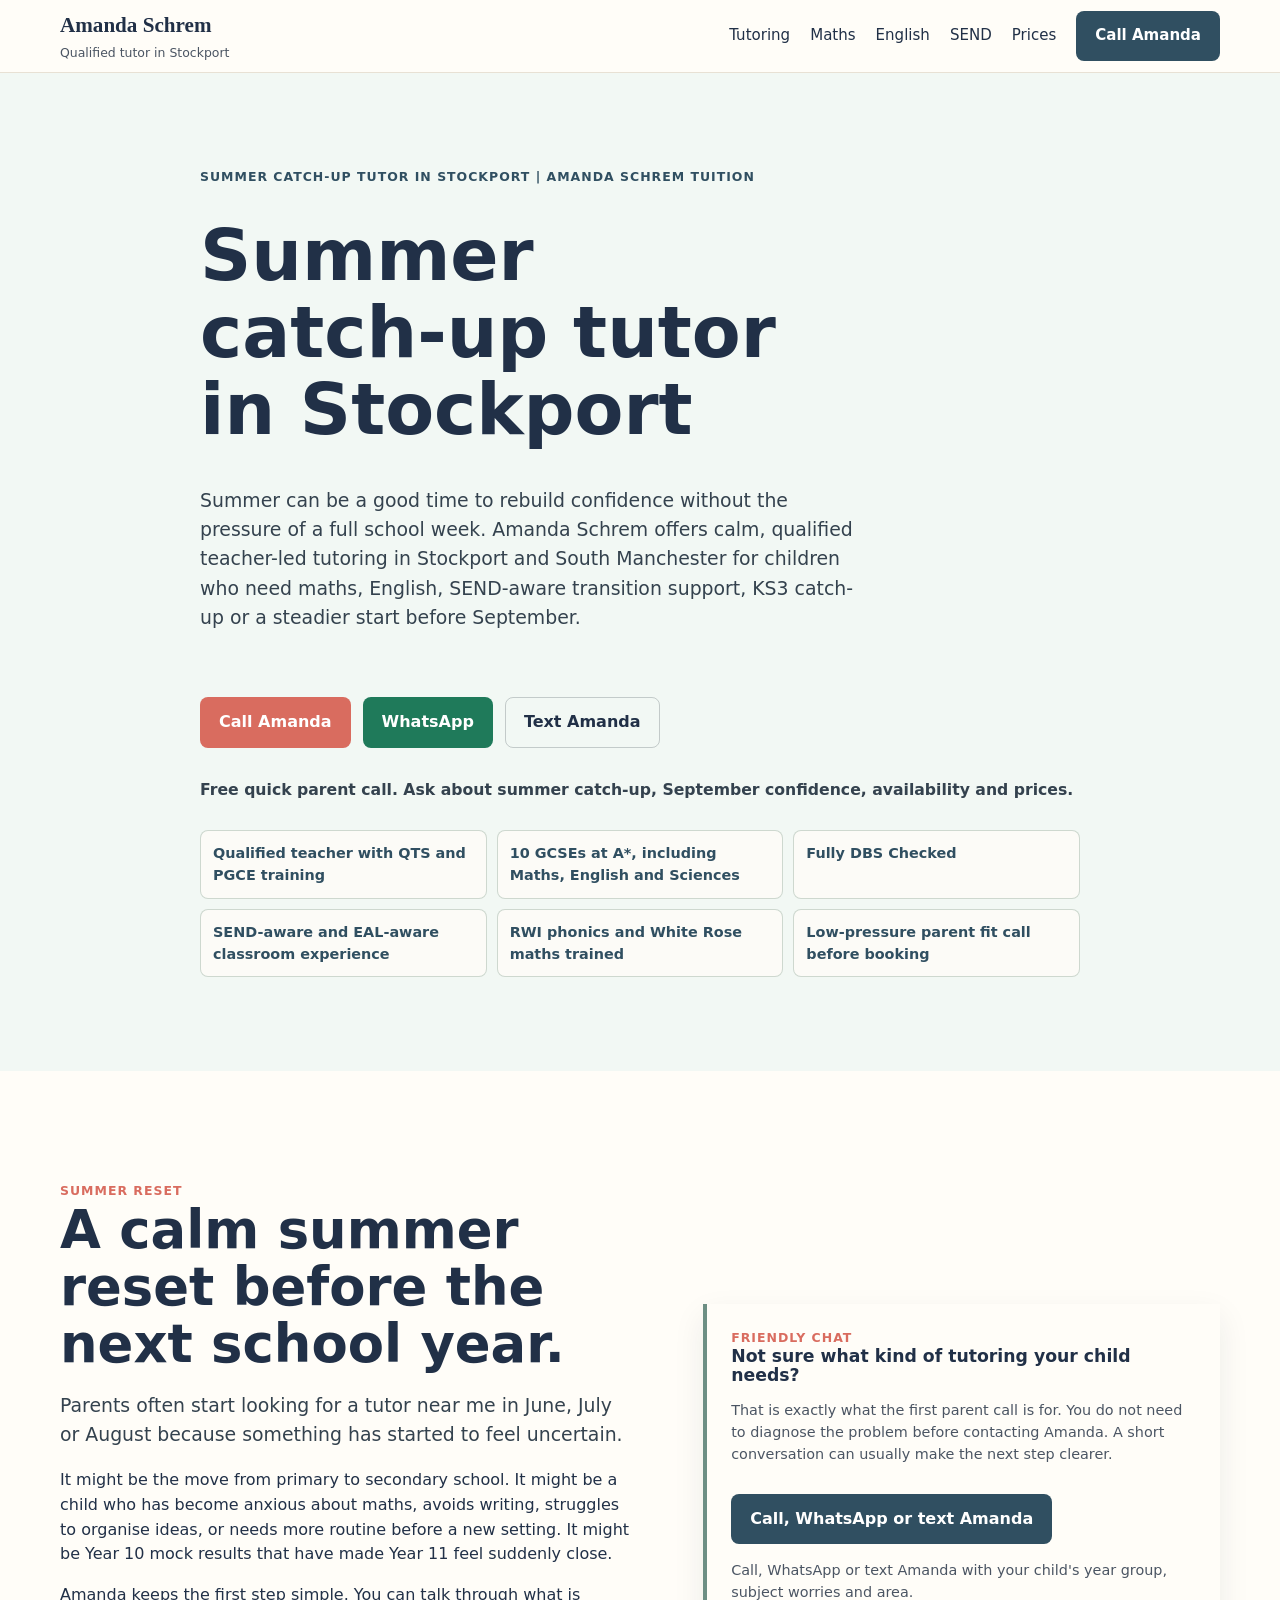
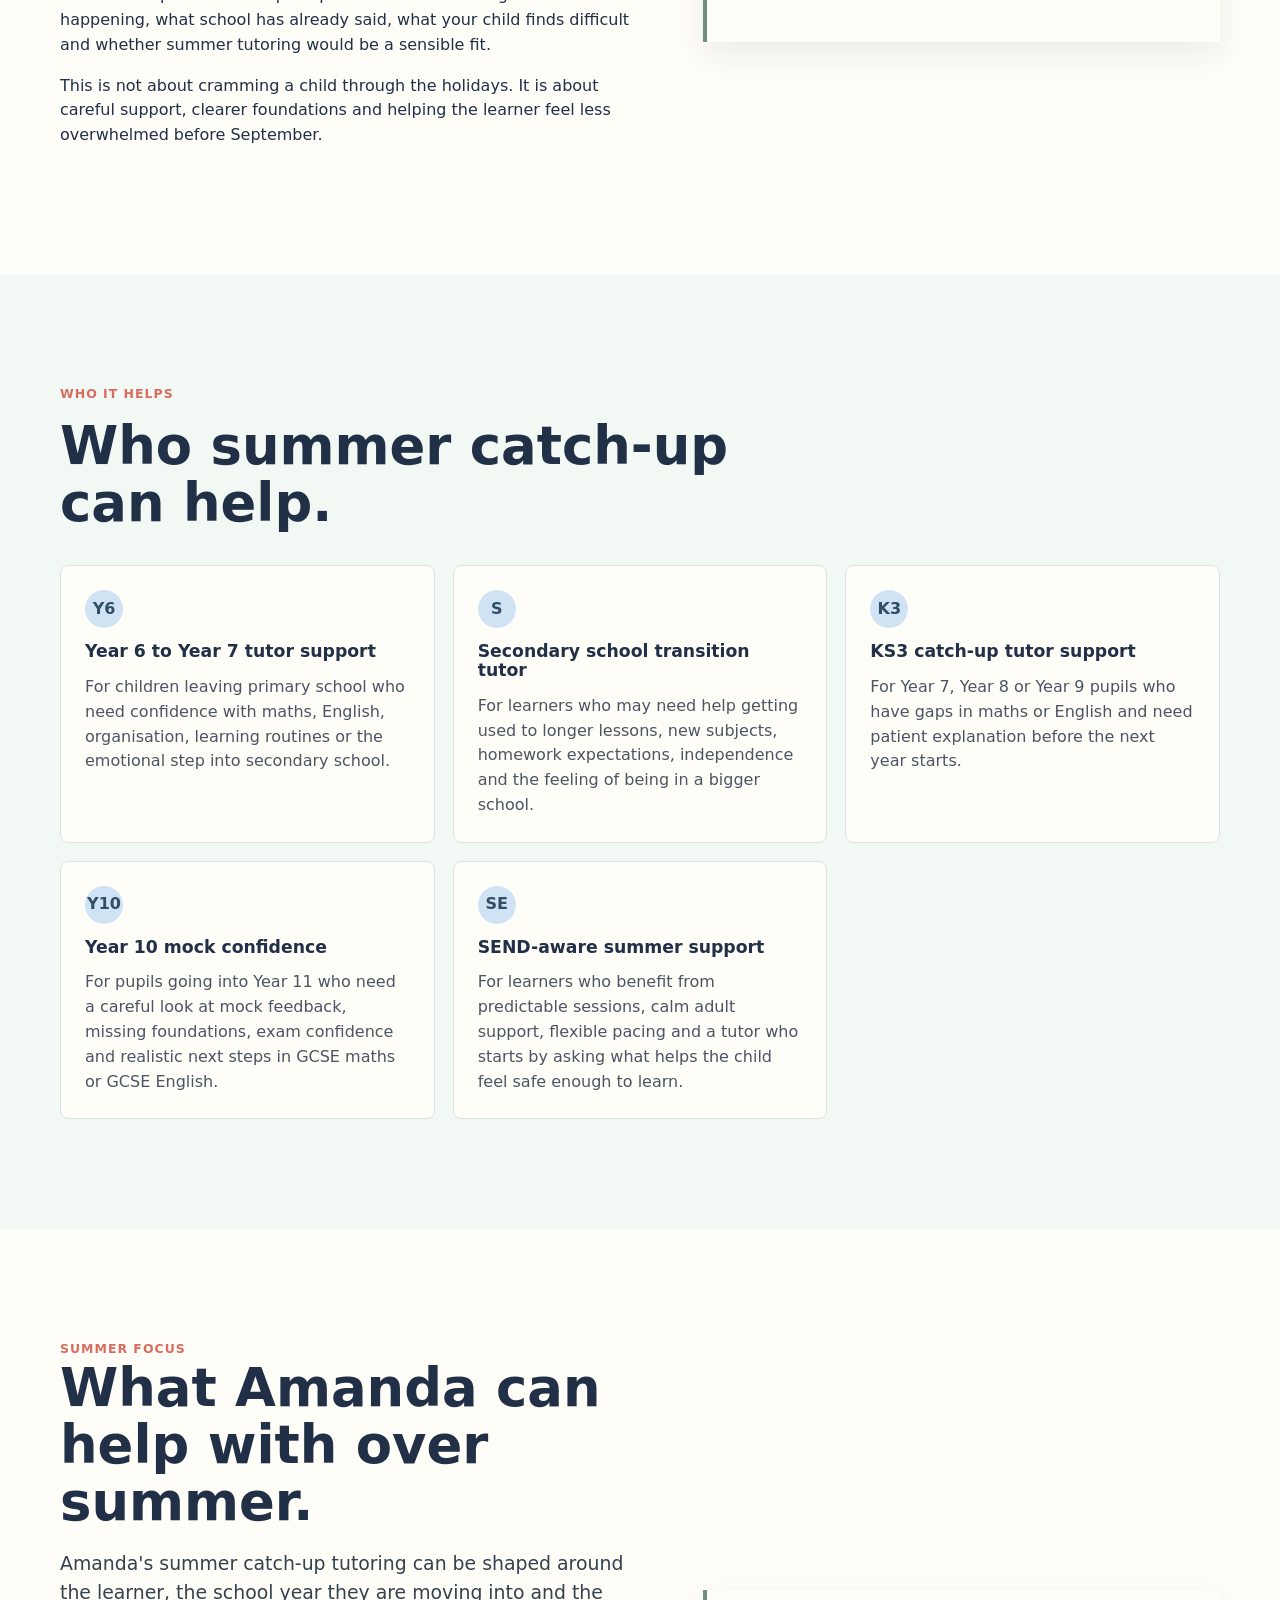
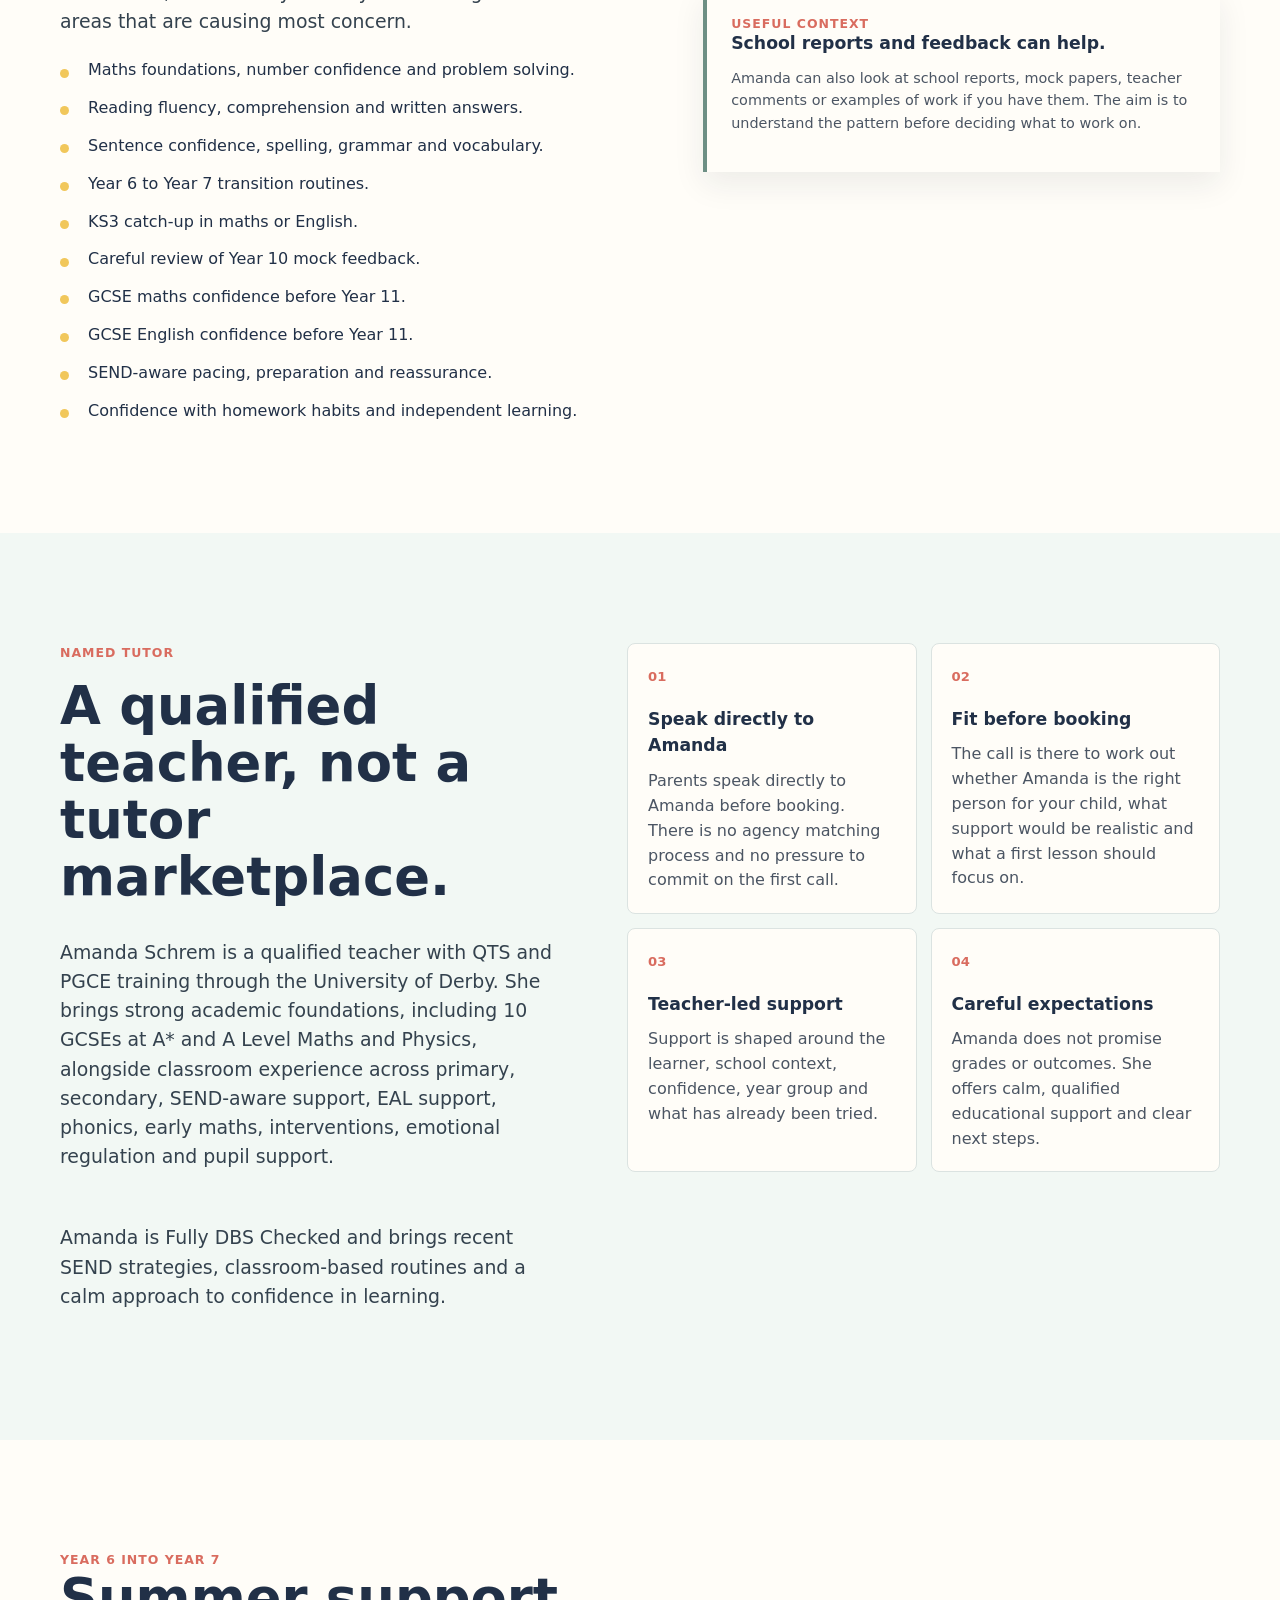
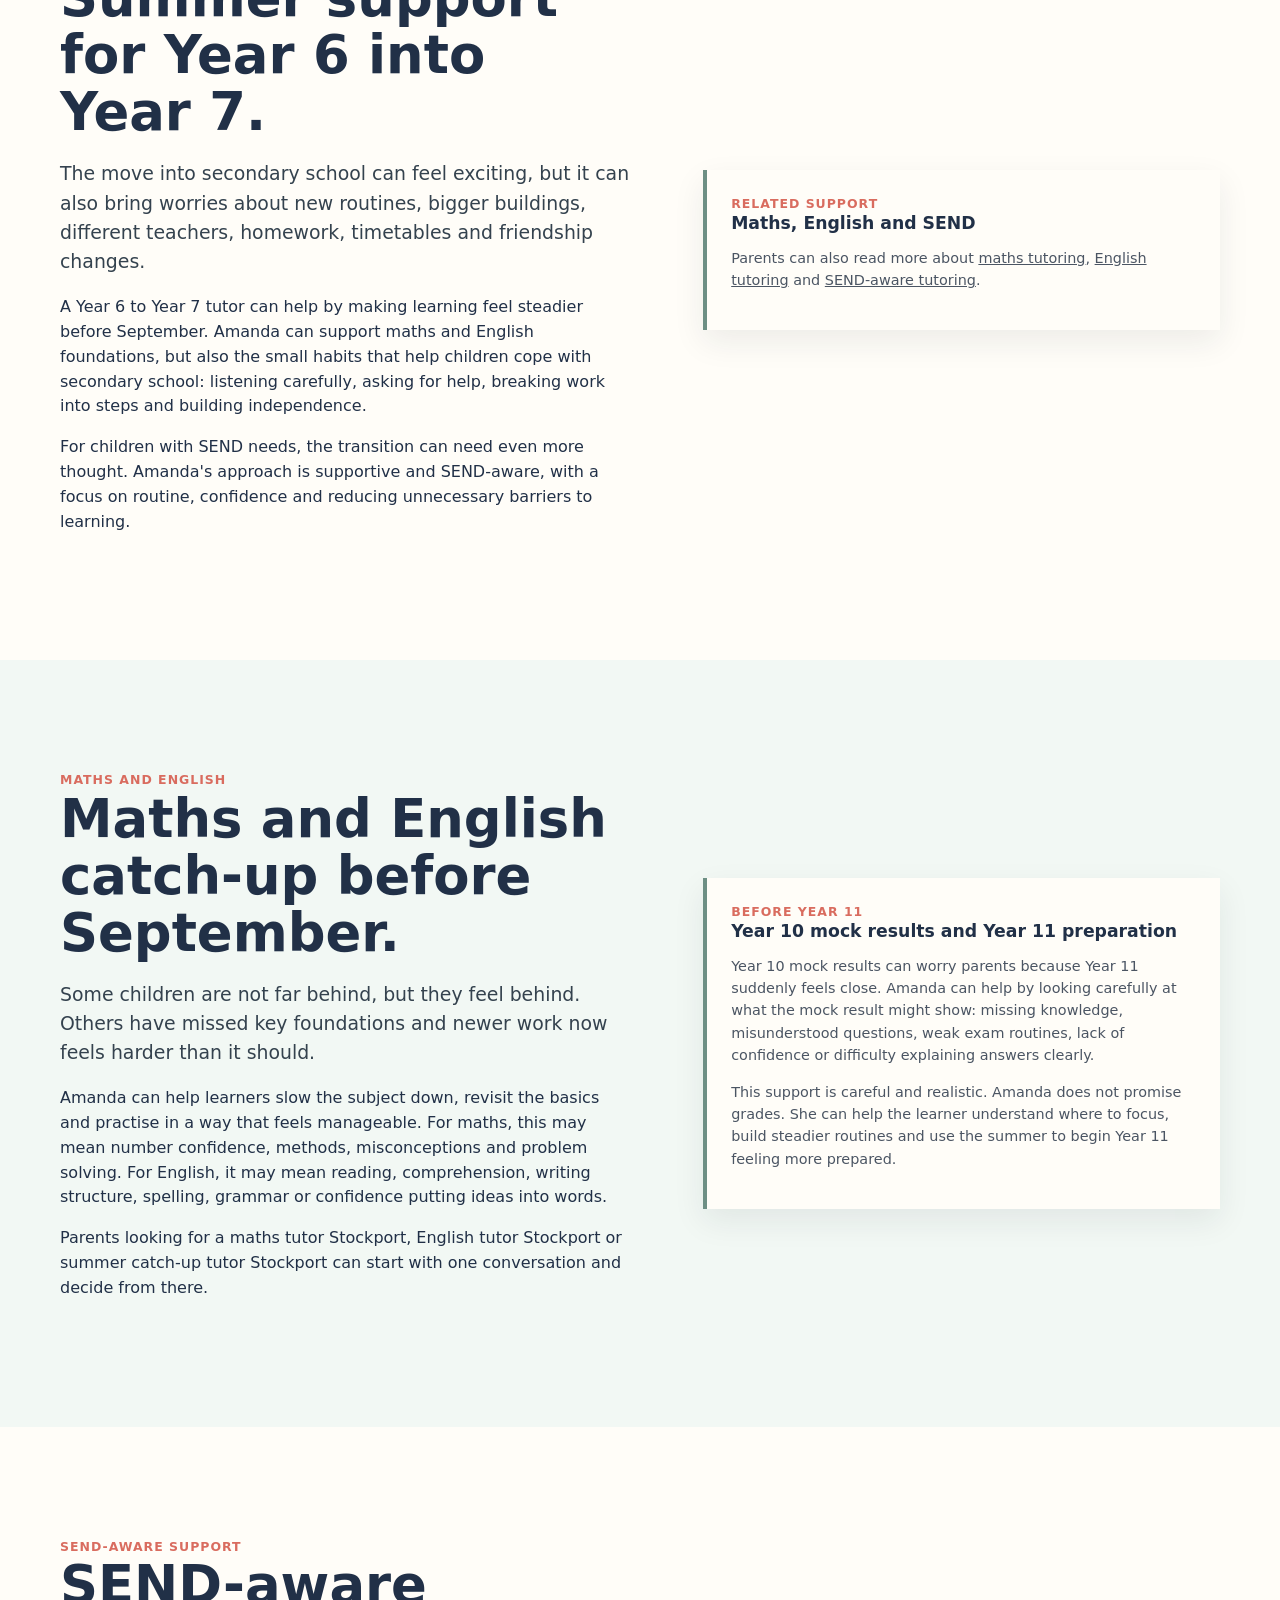
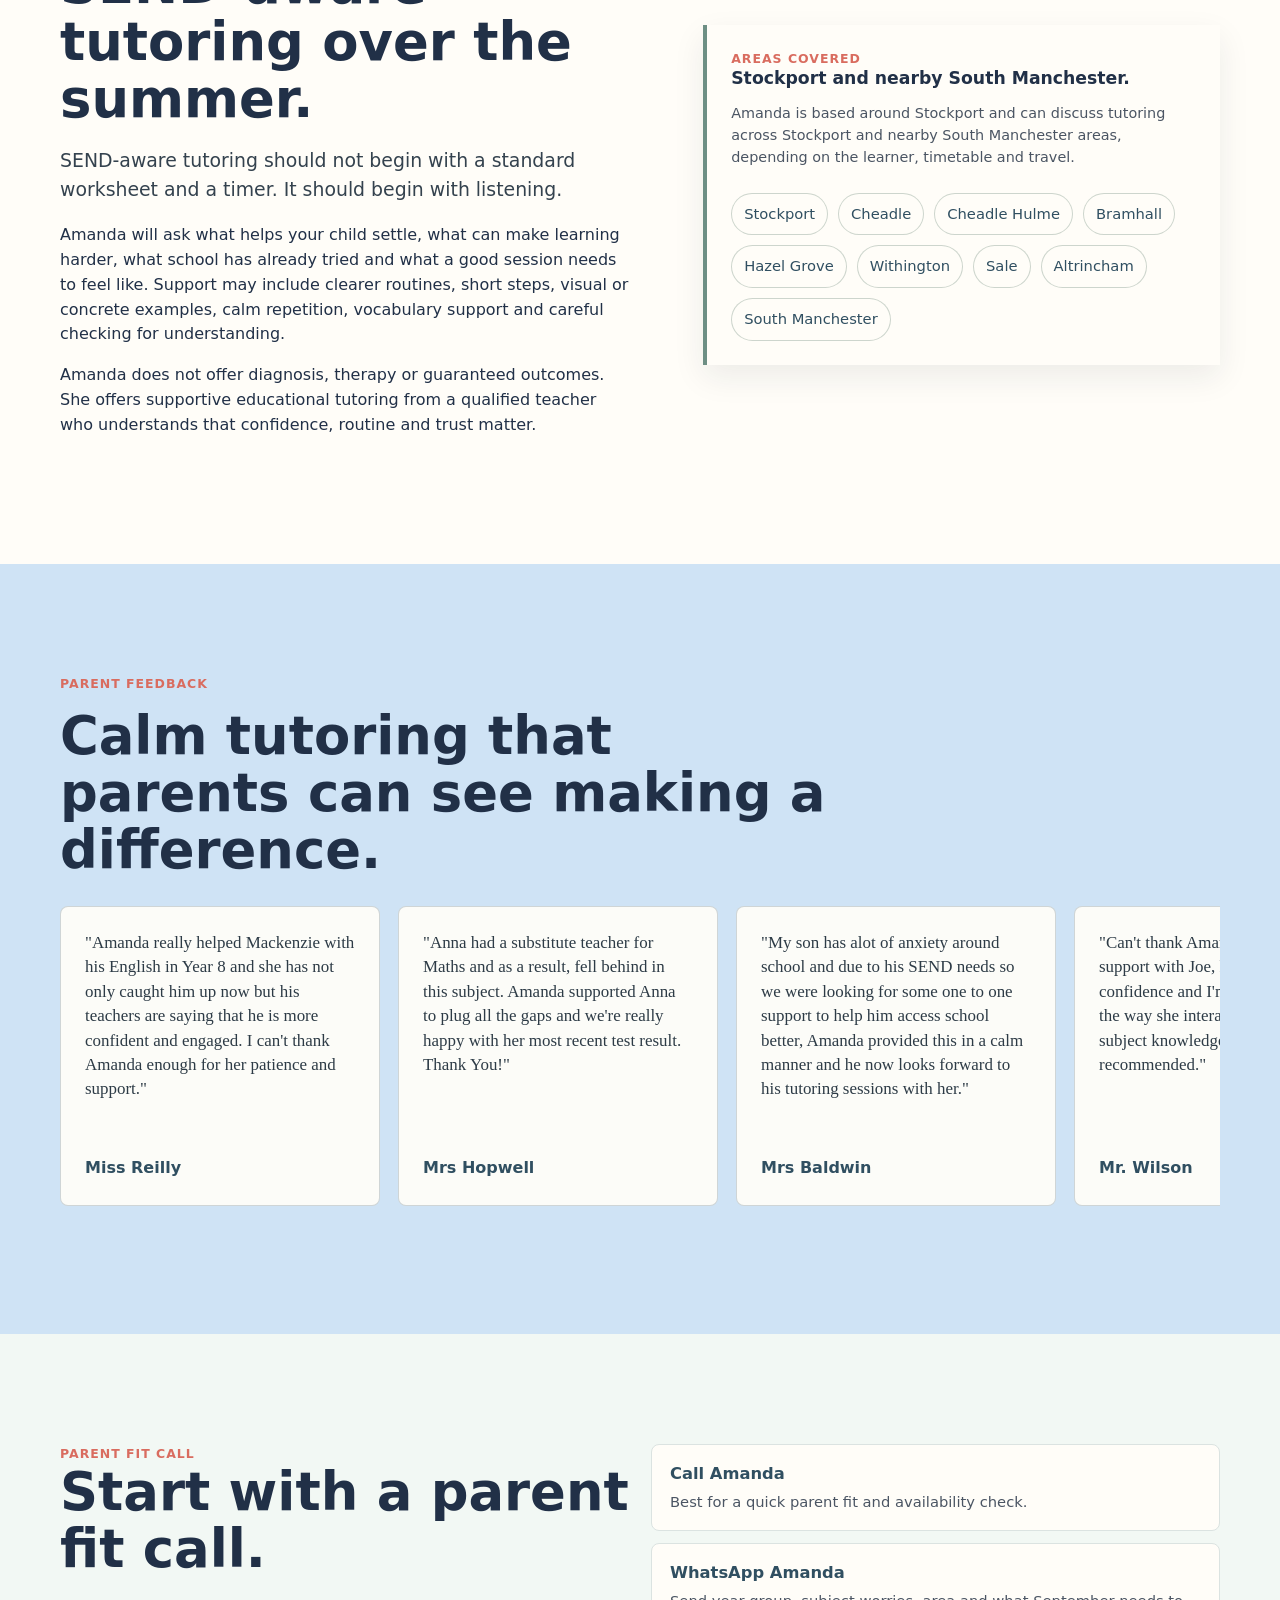
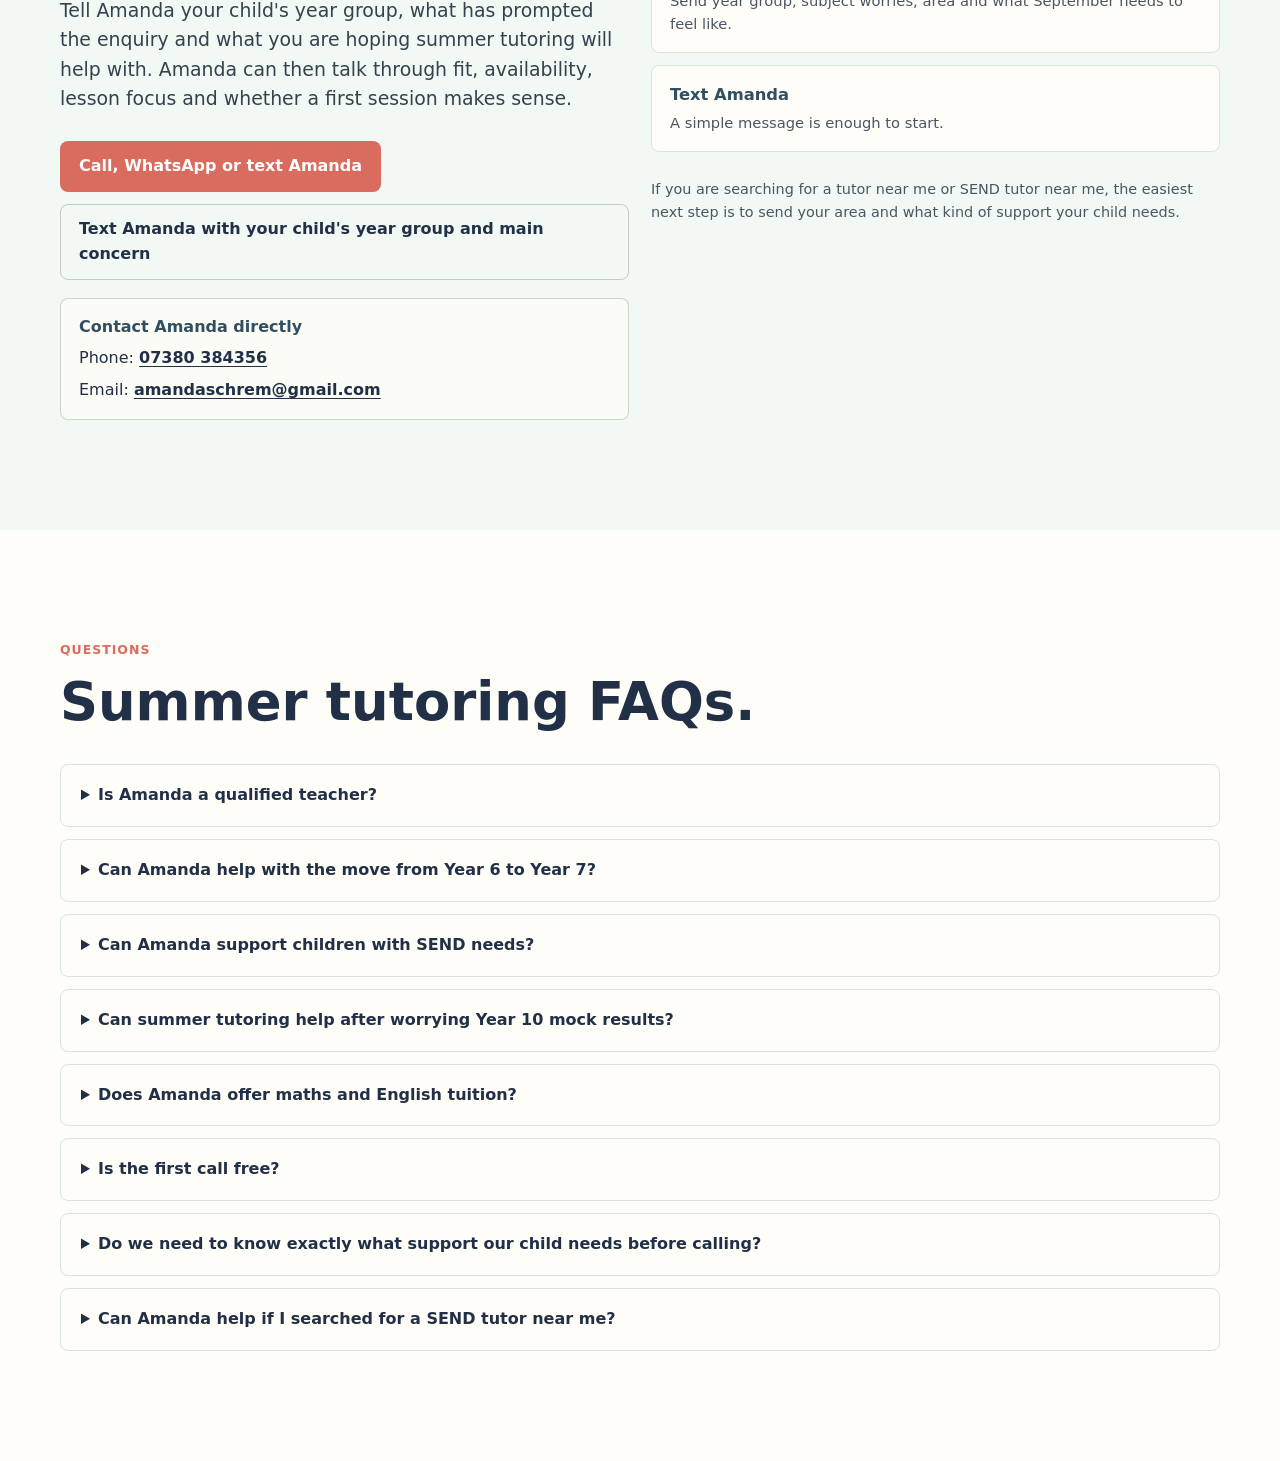
<file: summer-catch-up-tutor-stockport.html>
<!doctype html>
<html lang="en-GB">
<head>
  <meta charset="utf-8">
  <meta name="viewport" content="width=device-width, initial-scale=1">
  <title>Summer Catch-Up Tutor in Stockport | Amanda Schrem Tuition</title>
  <meta name="description" content="Summer catch-up tutor in Stockport for Year 6 to Year 7 transition, KS3 maths and English confidence, SEND-aware support and Year 10 mock worries.">
  <link rel="stylesheet" href="assets/styles.css?v=20260627a">
  <script type="application/ld+json">
  {
    "@context": "https://schema.org",
    "@type": "Service",
    "name": "Summer catch-up tutoring in Stockport",
    "description": "Amanda Schrem Tuition provides qualified teacher-led summer catch-up tutoring in Stockport and South Manchester. Support can include Year 6 to Year 7 transition, KS3 catch-up, maths and English confidence, GCSE maths and GCSE English preparation, and SEND-aware educational tutoring.",
    "provider": {
      "@type": "Person",
      "name": "Amanda Schrem",
      "jobTitle": "Qualified Teacher"
    },
    "areaServed": ["Stockport", "Cheadle", "Cheadle Hulme", "Bramhall", "Hazel Grove", "Withington", "Sale", "Altrincham", "South Manchester"],
    "serviceType": "Summer catch-up tutoring"
  }
  </script>
  <script async src="https://www.googletagmanager.com/gtag/js?id=AW-18239191836"></script>
  <script>
    window.dataLayer = window.dataLayer || [];
    function gtag(){dataLayer.push(arguments);}
    gtag('js', new Date());
    gtag('config', 'AW-18239191836');
  </script></head>
<body>
  <header class="site-header"><div class="nav-wrap"><a class="brand" href="index.html"><strong>Amanda Schrem</strong><span>Qualified tutor in Stockport</span></a><button class="menu-button" type="button" data-menu-button aria-expanded="false" aria-label="Open menu">Menu</button><nav class="nav-links" data-nav-links><a href="tutor-stockport.html">Tutoring</a><a href="maths-tutor-stockport.html">Maths</a><a href="english-tutor-stockport.html">English</a><a href="send-tutor-stockport.html">SEND</a><a href="prices.html">Prices</a><a class="btn" href="tel:+447380384356" data-track="phone_intent" data-label="summer-header-call">Call Amanda</a></nav></div></header>
  <main id="main">
    <div class="mobile-page-image"><img src="assets/hero-tutoring.png" alt="A calm home tutoring workspace with books, notes and learning materials"></div>
    <section class="page-hero">
      <div class="wrap">
        <p class="eyebrow">Summer Catch-Up Tutor in Stockport | Amanda Schrem Tuition</p>
        <h1>Summer catch-up tutor in Stockport</h1>
        <p class="lead">Summer can be a good time to rebuild confidence without the pressure of a full school week. Amanda Schrem offers calm, qualified teacher-led tutoring in Stockport and South Manchester for children who need maths, English, SEND-aware transition support, KS3 catch-up or a steadier start before September.</p>
        <div class="hero-actions conversion-actions"><a class="btn rosin" href="tel:+447380384356" data-track="phone_intent" data-label="summer-hero-call">Call Amanda</a><a class="btn whatsapp" href="https://wa.me/447380384356?text=Hi%20Amanda%2C%20I%20would%20like%20to%20ask%20about%20summer%20catch-up%20tutoring." data-track="whatsapp_intent" data-label="summer-hero-whatsapp">WhatsApp</a><a class="btn secondary" href="sms:+447380384356?body=Hi%20Amanda%2C%20I%20would%20like%20to%20ask%20about%20summer%20catch-up%20tutoring." data-track="text_intent" data-label="summer-hero-text">Text Amanda</a></div><p class="conversion-note">Free quick parent call. Ask about summer catch-up, September confidence, availability and prices.</p>
        <div class="mini-proof"><span>Qualified teacher with QTS and PGCE training</span><span>10 GCSEs at A*, including Maths, English and Sciences</span><span>Fully DBS Checked</span><span>SEND-aware and EAL-aware classroom experience</span><span>RWI phonics and White Rose maths trained</span><span>Low-pressure parent fit call before booking</span></div>
      </div>
    </section>

    <section class="section" id="support">
      <div class="wrap split">
        <div>
          <p class="kicker">Summer reset</p>
          <h2>A calm summer reset before the next school year.</h2>
          <p class="lead">Parents often start looking for a tutor near me in June, July or August because something has started to feel uncertain.</p>
          <p>It might be the move from primary to secondary school. It might be a child who has become anxious about maths, avoids writing, struggles to organise ideas, or needs more routine before a new setting. It might be Year 10 mock results that have made Year 11 feel suddenly close.</p>
          <p>Amanda keeps the first step simple. You can talk through what is happening, what school has already said, what your child finds difficult and whether summer tutoring would be a sensible fit.</p>
          <p>This is not about cramming a child through the holidays. It is about careful support, clearer foundations and helping the learner feel less overwhelmed before September.</p>
        </div>
        <aside class="panel">
          <p class="kicker">Friendly chat</p>
          <h3>Not sure what kind of tutoring your child needs?</h3>
          <p class="small">That is exactly what the first parent call is for. You do not need to diagnose the problem before contacting Amanda. A short conversation can usually make the next step clearer.</p>
          <div class="section-actions"><a class="btn" href="#contact" data-track="summer_panel_call" data-label="summer-not-sure-call">Call, WhatsApp or text Amanda</a></div>
          <p class="form-note">Call, WhatsApp or text Amanda with your child's year group, subject worries and area.</p>
        </aside>
      </div>
    </section>

    <section class="section alt">
      <div class="wrap">
        <div class="section-head">
          <p class="kicker">Who it helps</p>
          <h2>Who summer catch-up can help.</h2>
        </div>
        <div class="grid three">
          <article class="card feature"><span class="mark">Y6</span><h3>Year 6 to Year 7 tutor support</h3><p>For children leaving primary school who need confidence with maths, English, organisation, learning routines or the emotional step into secondary school.</p></article>
          <article class="card feature"><span class="mark">S</span><h3>Secondary school transition tutor</h3><p>For learners who may need help getting used to longer lessons, new subjects, homework expectations, independence and the feeling of being in a bigger school.</p></article>
          <article class="card feature"><span class="mark">K3</span><h3>KS3 catch-up tutor support</h3><p>For Year 7, Year 8 or Year 9 pupils who have gaps in maths or English and need patient explanation before the next year starts.</p></article>
          <article class="card feature"><span class="mark">Y10</span><h3>Year 10 mock confidence</h3><p>For pupils going into Year 11 who need a careful look at mock feedback, missing foundations, exam confidence and realistic next steps in GCSE maths or GCSE English.</p></article>
          <article class="card feature"><span class="mark">SE</span><h3>SEND-aware summer support</h3><p>For learners who benefit from predictable sessions, calm adult support, flexible pacing and a tutor who starts by asking what helps the child feel safe enough to learn.</p></article>
        </div>
      </div>
    </section>

    <section class="section">
      <div class="wrap split">
        <div>
          <p class="kicker">Summer focus</p>
          <h2>What Amanda can help with over summer.</h2>
          <p class="lead">Amanda's summer catch-up tutoring can be shaped around the learner, the school year they are moving into and the areas that are causing most concern.</p>
          <ul class="list">
            <li>Maths foundations, number confidence and problem solving.</li>
            <li>Reading fluency, comprehension and written answers.</li>
            <li>Sentence confidence, spelling, grammar and vocabulary.</li>
            <li>Year 6 to Year 7 transition routines.</li>
            <li>KS3 catch-up in maths or English.</li>
            <li>Careful review of Year 10 mock feedback.</li>
            <li>GCSE maths confidence before Year 11.</li>
            <li>GCSE English confidence before Year 11.</li>
            <li>SEND-aware pacing, preparation and reassurance.</li>
            <li>Confidence with homework habits and independent learning.</li>
          </ul>
        </div>
        <aside class="panel">
          <p class="kicker">Useful context</p>
          <h3>School reports and feedback can help.</h3>
          <p class="small">Amanda can also look at school reports, mock papers, teacher comments or examples of work if you have them. The aim is to understand the pattern before deciding what to work on.</p>
        </aside>
      </div>
    </section>

    <section class="section alt">
      <div class="wrap proof-led">
        <div class="section-head">
          <p class="kicker">Named tutor</p>
          <h2>A qualified teacher, not a tutor marketplace.</h2>
          <p class="lead">Amanda Schrem is a qualified teacher with QTS and PGCE training through the University of Derby. She brings strong academic foundations, including 10 GCSEs at A* and A Level Maths and Physics, alongside classroom experience across primary, secondary, SEND-aware support, EAL support, phonics, early maths, interventions, emotional regulation and pupil support.</p>
          <p class="lead">Amanda is Fully DBS Checked and brings recent SEND strategies, classroom-based routines and a calm approach to confidence in learning.</p>
        </div>
        <div class="proof-grid">
          <article class="proof-card"><span>01</span><strong>Speak directly to Amanda</strong><p>Parents speak directly to Amanda before booking. There is no agency matching process and no pressure to commit on the first call.</p></article>
          <article class="proof-card"><span>02</span><strong>Fit before booking</strong><p>The call is there to work out whether Amanda is the right person for your child, what support would be realistic and what a first lesson should focus on.</p></article>
          <article class="proof-card"><span>03</span><strong>Teacher-led support</strong><p>Support is shaped around the learner, school context, confidence, year group and what has already been tried.</p></article>
          <article class="proof-card"><span>04</span><strong>Careful expectations</strong><p>Amanda does not promise grades or outcomes. She offers calm, qualified educational support and clear next steps.</p></article>
        </div>
      </div>
    </section>

    <section class="section">
      <div class="wrap split">
        <div>
          <p class="kicker">Year 6 into Year 7</p>
          <h2>Summer support for Year 6 into Year 7.</h2>
          <p class="lead">The move into secondary school can feel exciting, but it can also bring worries about new routines, bigger buildings, different teachers, homework, timetables and friendship changes.</p>
          <p>A Year 6 to Year 7 tutor can help by making learning feel steadier before September. Amanda can support maths and English foundations, but also the small habits that help children cope with secondary school: listening carefully, asking for help, breaking work into steps and building independence.</p>
          <p>For children with SEND needs, the transition can need even more thought. Amanda's approach is supportive and SEND-aware, with a focus on routine, confidence and reducing unnecessary barriers to learning.</p>
        </div>
        <aside class="panel"><p class="kicker">Related support</p><h3>Maths, English and SEND</h3><p class="small">Parents can also read more about <a href="maths-tutor-stockport.html">maths tutoring</a>, <a href="english-tutor-stockport.html">English tutoring</a> and <a href="send-tutor-stockport.html">SEND-aware tutoring</a>.</p></aside>
      </div>
    </section>

    <section class="section alt">
      <div class="wrap split">
        <div>
          <p class="kicker">Maths and English</p>
          <h2>Maths and English catch-up before September.</h2>
          <p class="lead">Some children are not far behind, but they feel behind. Others have missed key foundations and newer work now feels harder than it should.</p>
          <p>Amanda can help learners slow the subject down, revisit the basics and practise in a way that feels manageable. For maths, this may mean number confidence, methods, misconceptions and problem solving. For English, it may mean reading, comprehension, writing structure, spelling, grammar or confidence putting ideas into words.</p>
          <p>Parents looking for a maths tutor Stockport, English tutor Stockport or summer catch-up tutor Stockport can start with one conversation and decide from there.</p>
        </div>
        <aside class="panel"><p class="kicker">Before Year 11</p><h3>Year 10 mock results and Year 11 preparation</h3><p class="small">Year 10 mock results can worry parents because Year 11 suddenly feels close. Amanda can help by looking carefully at what the mock result might show: missing knowledge, misunderstood questions, weak exam routines, lack of confidence or difficulty explaining answers clearly.</p><p class="small">This support is careful and realistic. Amanda does not promise grades. She can help the learner understand where to focus, build steadier routines and use the summer to begin Year 11 feeling more prepared.</p></aside>
      </div>
    </section>

    <section class="section">
      <div class="wrap split">
        <div>
          <p class="kicker">SEND-aware support</p>
          <h2>SEND-aware tutoring over the summer.</h2>
          <p class="lead">SEND-aware tutoring should not begin with a standard worksheet and a timer. It should begin with listening.</p>
          <p>Amanda will ask what helps your child settle, what can make learning harder, what school has already tried and what a good session needs to feel like. Support may include clearer routines, short steps, visual or concrete examples, calm repetition, vocabulary support and careful checking for understanding.</p>
          <p>Amanda does not offer diagnosis, therapy or guaranteed outcomes. She offers supportive educational tutoring from a qualified teacher who understands that confidence, routine and trust matter.</p>
        </div>
        <aside class="panel">
          <p class="kicker">Areas covered</p>
          <h3>Stockport and nearby South Manchester.</h3>
          <p class="small">Amanda is based around Stockport and can discuss tutoring across Stockport and nearby South Manchester areas, depending on the learner, timetable and travel.</p>
          <div class="area-pills"><span>Stockport</span><span>Cheadle</span><span>Cheadle Hulme</span><span>Bramhall</span><span>Hazel Grove</span><span>Withington</span><span>Sale</span><span>Altrincham</span><span>South Manchester</span></div>
        </aside>
      </div>
    </section>

    <section class="section blue testimonials-section">
      <div class="wrap">
        <div class="section-head">
          <p class="kicker">Parent feedback</p>
          <h2>Calm tutoring that parents can see making a difference.</h2>
        </div>
        <div class="testimonial-rail" aria-label="Tutoring testimonials">
          <figure class="testimonial-card"><blockquote>"Amanda really helped Mackenzie with his English in Year 8 and she has not only caught him up now but his teachers are saying that he is more confident and engaged. I can't thank Amanda enough for her patience and support."</blockquote><figcaption>Miss Reilly</figcaption></figure>
          <figure class="testimonial-card"><blockquote>"Anna had a substitute teacher for Maths and as a result, fell behind in this subject. Amanda supported Anna to plug all the gaps and we're really happy with her most recent test result. Thank You!"</blockquote><figcaption>Mrs Hopwell</figcaption></figure>
          <figure class="testimonial-card"><blockquote>"My son has alot of anxiety around school and due to his SEND needs so we were looking for some one to one support to help him access school better, Amanda provided this in a calm manner and he now looks forward to his tutoring sessions with her."</blockquote><figcaption>Mrs Baldwin</figcaption></figure>
          <figure class="testimonial-card"><blockquote>"Can't thank Amanda enough for her support with Joe, he's really grown in confidence and I'm sure thats down to the way she interacts with him and her subject knowledge. Highly recommended."</blockquote><figcaption>Mr. Wilson</figcaption></figure>
        </div>
      </div>
    </section>
    <section class="section alt" id="contact">
      <div class="wrap contact-box">
        <div>
          <p class="kicker">Parent fit call</p>
          <h2>Start with a parent fit call.</h2>
          <p class="lead">Tell Amanda your child's year group, what has prompted the enquiry and what you are hoping summer tutoring will help with. Amanda can then talk through fit, availability, lesson focus and whether a first session makes sense.</p>
          <div class="section-actions"><a class="btn rosin" href="#contact" data-track="summer_contact_click" data-label="summer-contact-call">Call, WhatsApp or text Amanda</a><a class="btn secondary" href="contact.html" data-track="summer_contact_page_click" data-label="summer-contact-page">Text Amanda with your child's year group and main concern</a></div>
        <div class="direct-contact desktop-contact" aria-label="Amanda direct contact details"><strong>Contact Amanda directly</strong><span>Phone: <a href="tel:+447380384356">07380 384356</a></span><span>Email: <a href="mailto:amandaschrem@gmail.com">amandaschrem@gmail.com</a></span></div></div>
        <div class="contact-options" aria-label="Summer catch-up contact options">
          <a class="contact-option" href="tel:+447380384356" data-track="phone_intent" data-label="summer-call-option"><strong>Call Amanda</strong><span>Best for a quick parent fit and availability check.</span></a>
          <a class="contact-option" href="https://wa.me/447380384356?text=Hi%20Amanda%2C%20I%20would%20like%20to%20ask%20about%20tutoring." data-track="whatsapp_intent" data-label="summer-whatsapp"><strong>WhatsApp Amanda</strong><span>Send year group, subject worries, area and what September needs to feel like.</span></a>
          <a class="contact-option" href="sms:+447380384356?body=Hi%20Amanda%2C%20I%20would%20like%20to%20ask%20about%20tutoring." data-track="text_intent" data-label="summer-text"><strong>Text Amanda</strong><span>A simple message is enough to start.</span></a>
          <p class="form-note">If you are searching for a tutor near me or SEND tutor near me, the easiest next step is to send your area and what kind of support your child needs.</p>
        </div>
      </div>
    </section>

    <section class="section">
      <div class="wrap">
        <div class="section-head">
          <p class="kicker">Questions</p>
          <h2>Summer tutoring FAQs.</h2>
        </div>
        <div class="faq">
          <details><summary>Is Amanda a qualified teacher?</summary><p>Yes. Amanda Schrem has QTS and PGCE training through the University of Derby. She also has classroom and intervention experience across primary, secondary, SEND-aware support, EAL support, phonics, early maths and pupil support.</p></details>
          <details><summary>Can Amanda help with the move from Year 6 to Year 7?</summary><p>Yes, where the support needed is a good fit. Amanda can help with maths, English, confidence, learning routines and the step into secondary school. The first call helps decide whether Year 6 to Year 7 tutor support would be useful for your child.</p></details>
          <details><summary>Can Amanda support children with SEND needs?</summary><p>Amanda offers SEND-aware educational tutoring. She can adapt pace, structure and communication, and she has experience with pupil passports, EHCP awareness, EAL support, emotional regulation and interventions. She does not diagnose or offer specialist therapeutic support.</p></details>
          <details><summary>Can summer tutoring help after worrying Year 10 mock results?</summary><p>It can help some learners make a calmer plan before Year 11. Amanda can look at what the mock feedback suggests, identify likely gaps and help with focused maths or English support. She does not guarantee grades.</p></details>
          <details><summary>Does Amanda offer maths and English tuition?</summary><p>Yes. Amanda offers maths and English support for learners who need confidence, clearer foundations and careful explanation. Parents looking for a maths tutor Stockport or English tutor Stockport can contact Amanda to talk through the year group and need.</p></details>
          <details><summary>Is the first call free?</summary><p>Yes. The first parent fit call is a short conversation before booking. It is not a teaching session, but it should help you understand whether Amanda is likely to be the right tutor for your child.</p></details>
          <details><summary>Do we need to know exactly what support our child needs before calling?</summary><p>No. Many parents only know that something feels harder than it should. You can tell Amanda what you have noticed at home, what school has said and what your child is worried about. Amanda can help make the next step clearer.</p></details>
          <details><summary>Can Amanda help if I searched for a SEND tutor near me?</summary><p>Possibly. Send Amanda your area, your child's year group and a short description of their needs. She will be honest about whether her SEND-aware tutoring is a suitable educational fit.</p></details>
        </div>
      </div>
    </section>
  </main>
  <div class="sticky-call" aria-label="Mobile contact options for Amanda"><a class="mobile-contact-action phone" href="tel:+447380384356" data-track="sticky_phone_intent" data-label="mobile-sticky-call" aria-label="Call Amanda"><svg aria-hidden="true" viewBox="0 0 24 24" fill="none"><path d="M22 16.92v3a2 2 0 0 1-2.18 2 19.8 19.8 0 0 1-8.63-3.07 19.5 19.5 0 0 1-6-6A19.8 19.8 0 0 1 2.12 4.18 2 2 0 0 1 4.11 2h3a2 2 0 0 1 2 1.72c.13.95.35 1.88.66 2.77a2 2 0 0 1-.45 2.11L8.05 9.87a16 16 0 0 0 6.08 6.08l1.27-1.27a2 2 0 0 1 2.11-.45c.89.31 1.82.53 2.77.66A2 2 0 0 1 22 16.92Z" stroke="currentColor" stroke-width="2" stroke-linecap="round" stroke-linejoin="round"/></svg><span>Call</span></a><a class="mobile-contact-action whatsapp" href="https://wa.me/447380384356?text=Hi%20Amanda%2C%20I%20would%20like%20to%20ask%20about%20tutoring." data-track="sticky_whatsapp_intent" data-label="mobile-sticky-whatsapp" aria-label="WhatsApp Amanda"><svg aria-hidden="true" viewBox="0 0 24 24"><path fill="currentColor" d="M12.03 2.5a9.43 9.43 0 0 0-8.17 14.15L2.7 21.5l4.98-1.13A9.43 9.43 0 1 0 12.03 2.5Zm0 1.8a7.63 7.63 0 0 1 6.45 11.72 7.62 7.62 0 0 1-9.92 2.66l-.31-.16-2.94.67.69-2.83-.18-.3A7.63 7.63 0 0 1 12.03 4.3Zm-3.1 3.72c-.16 0-.42.06-.64.3-.22.23-.84.82-.84 2 0 1.17.86 2.31.98 2.47.12.16 1.66 2.66 4.1 3.62 2.02.8 2.44.64 2.88.6.44-.04 1.42-.58 1.62-1.14.2-.56.2-1.04.14-1.14-.06-.1-.22-.16-.46-.28-.24-.12-1.42-.7-1.64-.78-.22-.08-.38-.12-.54.12-.16.24-.62.78-.76.94-.14.16-.28.18-.52.06-.24-.12-1.01-.37-1.92-1.18-.71-.63-1.19-1.41-1.33-1.65-.14-.24-.01-.37.11-.49.11-.11.24-.28.36-.42.12-.14.16-.24.24-.4.08-.16.04-.3-.02-.42-.06-.12-.54-1.3-.74-1.78-.2-.47-.39-.4-.54-.41h-.48Z"/></svg><span>WhatsApp</span></a><a class="mobile-contact-action text" href="sms:+447380384356?body=Hi%20Amanda%2C%20I%20would%20like%20to%20ask%20about%20tutoring." data-track="sticky_text_intent" data-label="mobile-sticky-text" aria-label="Text Amanda"><svg aria-hidden="true" viewBox="0 0 24 24" fill="none"><path d="M21 15a4 4 0 0 1-4 4H8l-5 3V7a4 4 0 0 1 4-4h10a4 4 0 0 1 4 4v8Z" stroke="currentColor" stroke-width="2" stroke-linecap="round" stroke-linejoin="round"/><path d="M8 9h8M8 13h5" stroke="currentColor" stroke-width="2" stroke-linecap="round"/></svg><span>Text</span></a></div><script src="assets/site.js?v=20260616"></script>
</body>
</html>
</file>
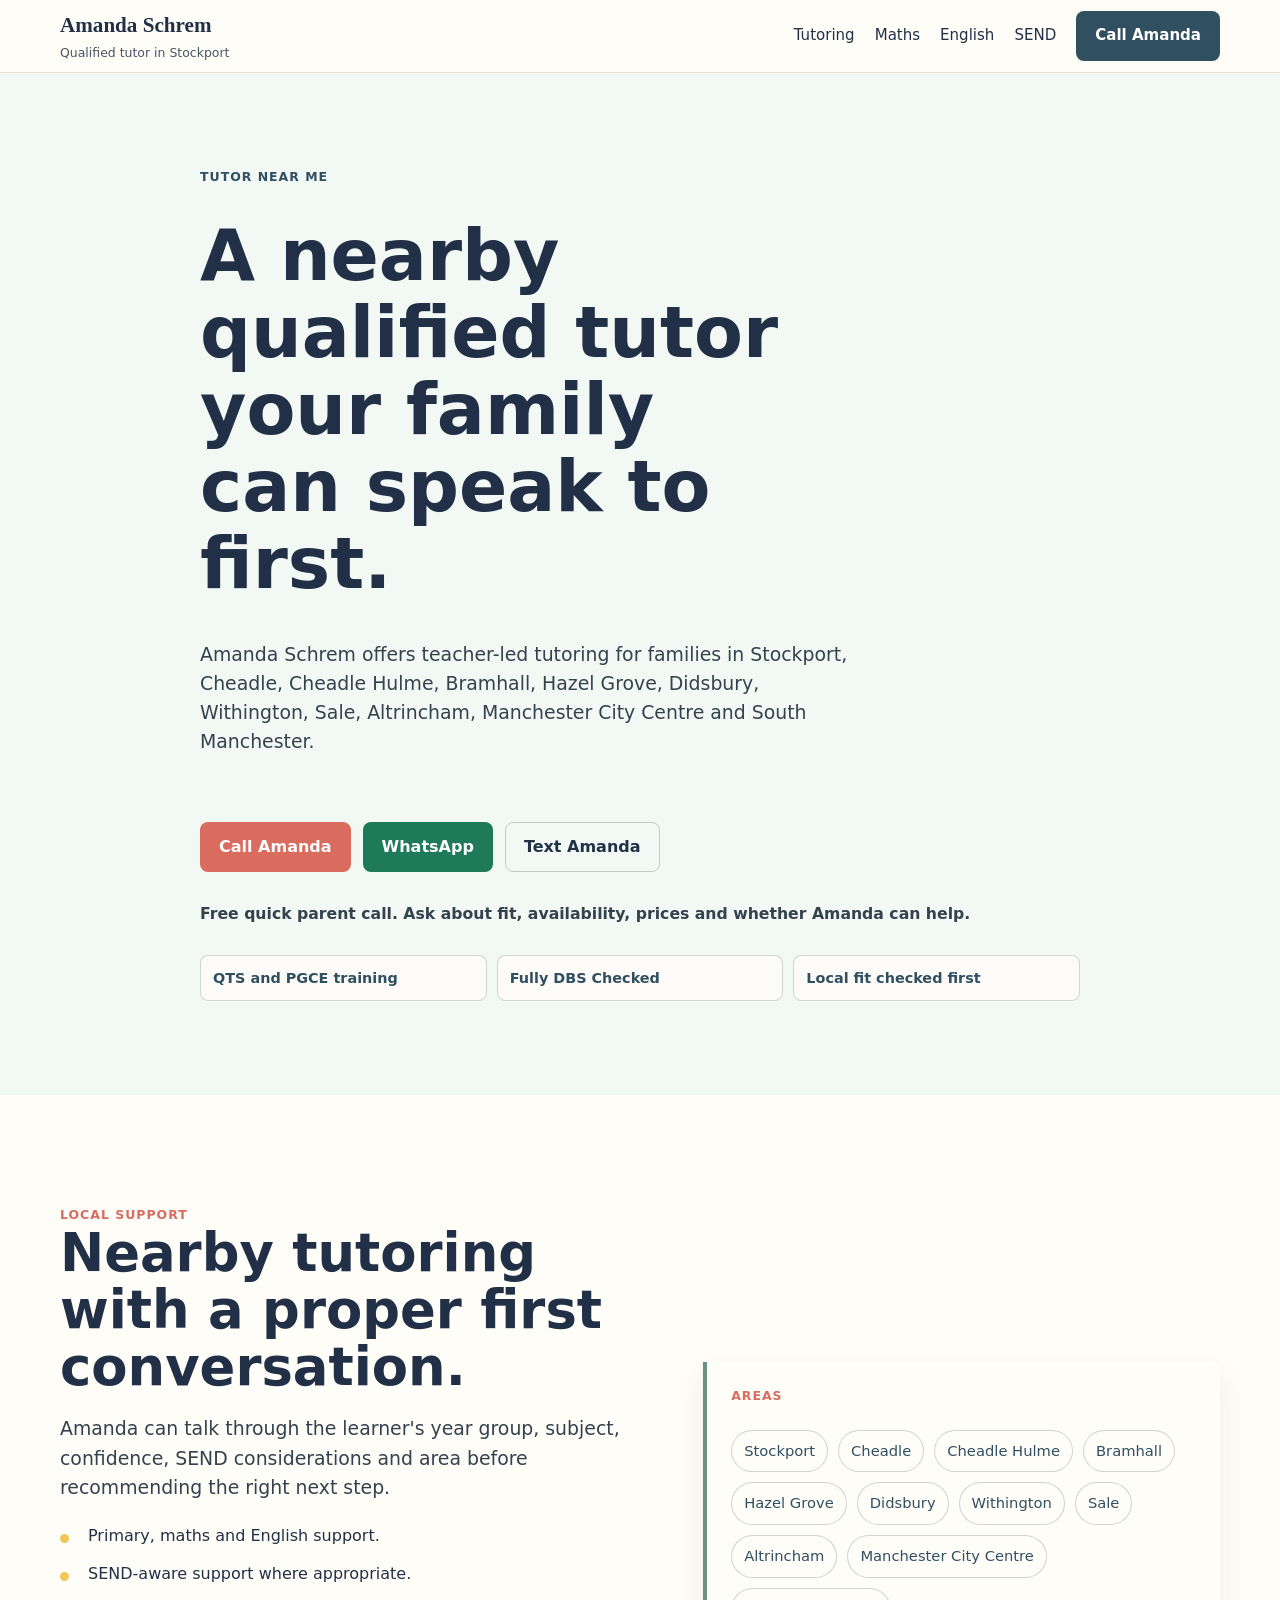
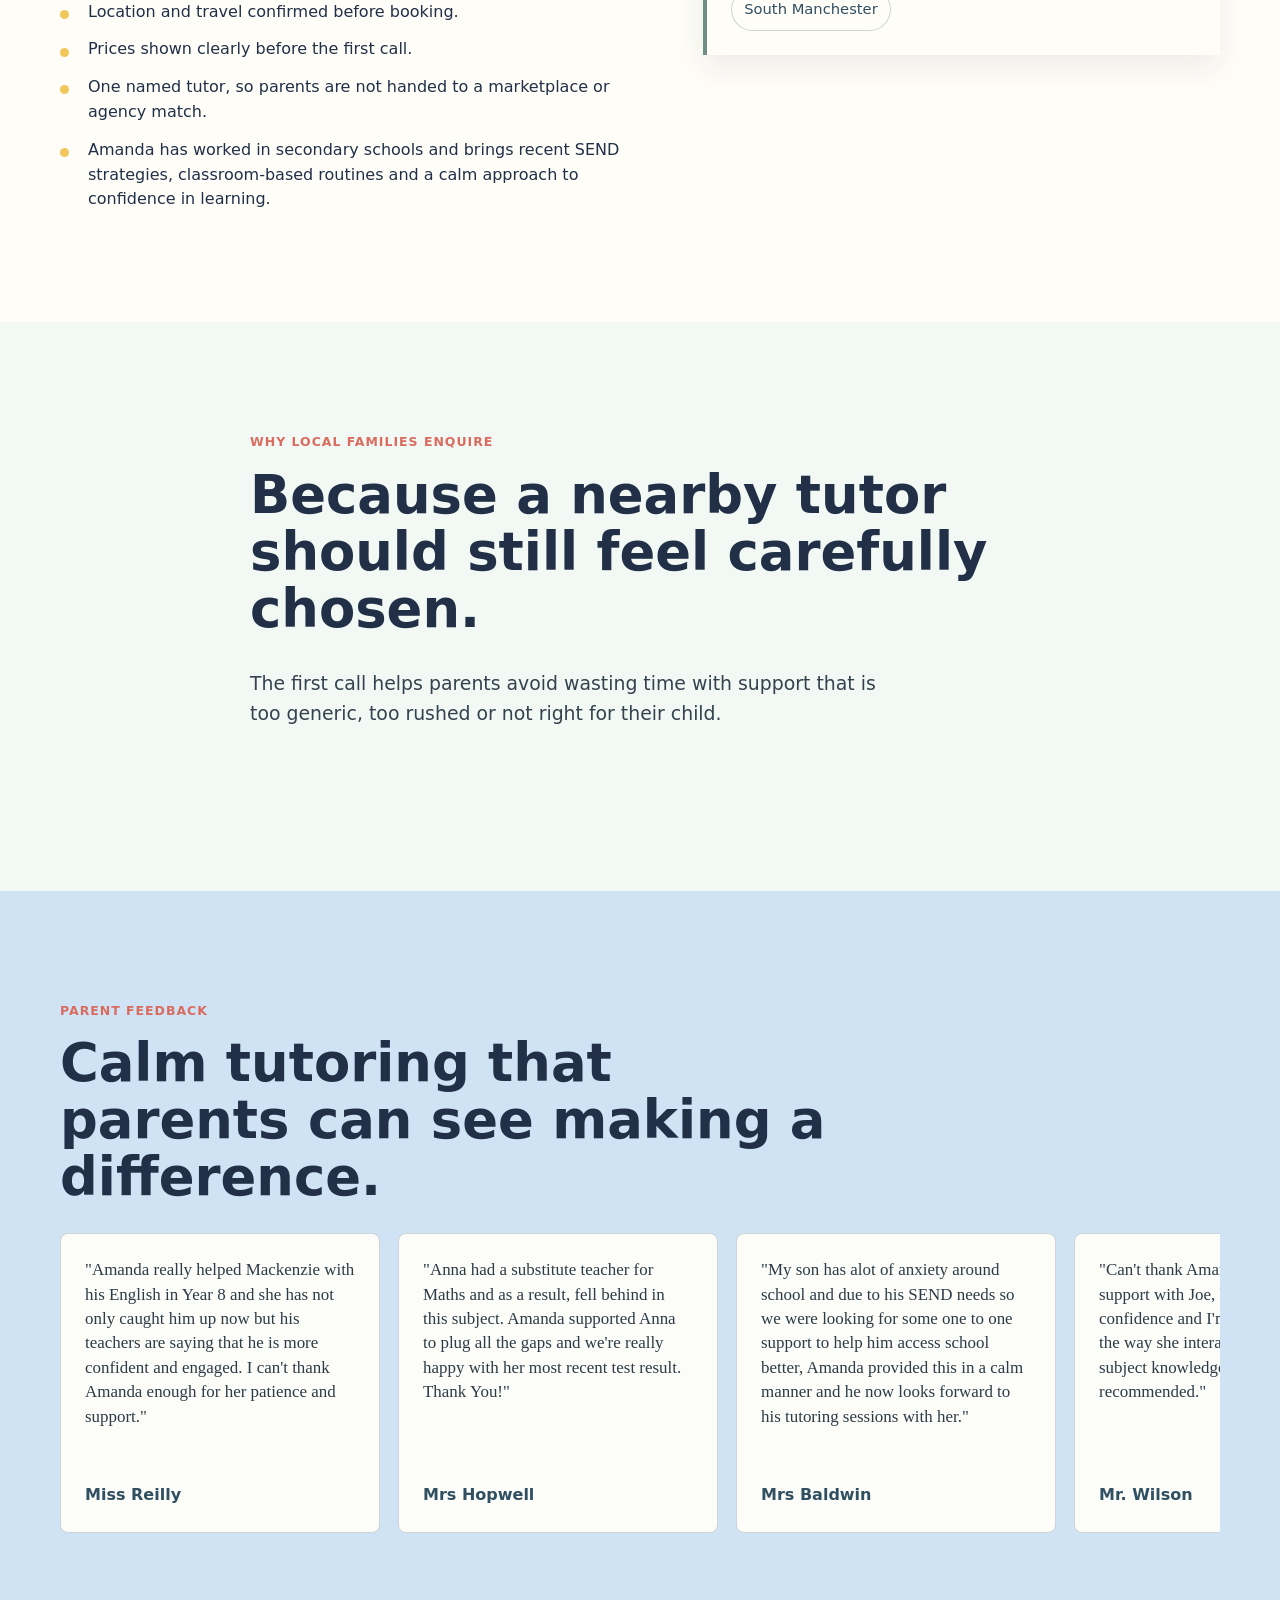
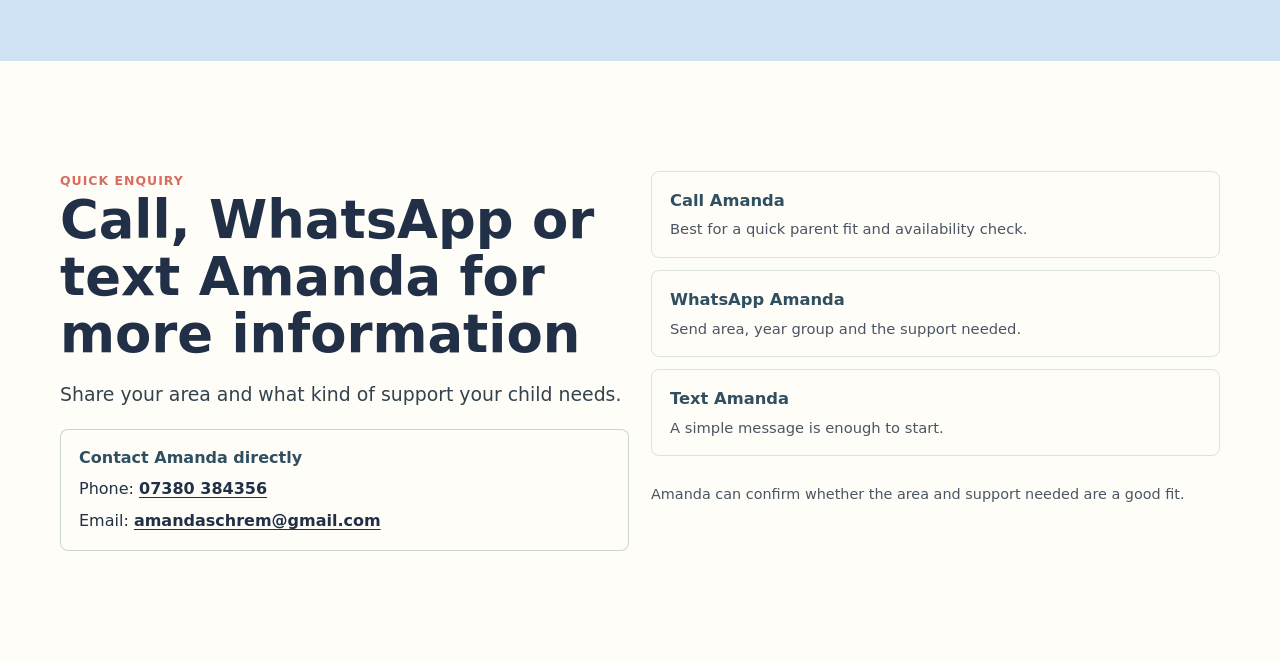
<file: tutor-near-me.html>
<!doctype html>
<html lang="en-GB">
<head><meta charset="utf-8"><meta name="viewport" content="width=device-width, initial-scale=1"><title>Tutor Near Me | Stockport and South Manchester | Amanda Schrem</title><meta name="description" content="Looking for a tutor near you in Stockport or South Manchester? Amanda Schrem is a qualified teacher offering local tutoring with QTS, PGCE training and clear prices."><link rel="stylesheet" href="assets/styles.css?v=20260627a">  <script async src="https://www.googletagmanager.com/gtag/js?id=AW-18239191836"></script>
  <script>
    window.dataLayer = window.dataLayer || [];
    function gtag(){dataLayer.push(arguments);}
    gtag('js', new Date());
    gtag('config', 'AW-18239191836');
  </script></head>
<body>
  <header class="site-header"><div class="nav-wrap"><a class="brand" href="index.html"><strong>Amanda Schrem</strong><span>Qualified tutor in Stockport</span></a><button class="menu-button" type="button" data-menu-button aria-expanded="false" aria-label="Open menu">Menu</button><nav class="nav-links" data-nav-links><a href="tutor-stockport.html">Tutoring</a><a href="maths-tutor-stockport.html">Maths</a><a href="english-tutor-stockport.html">English</a><a href="send-tutor-stockport.html">SEND</a><a class="btn" href="tel:+447380384356" data-track="phone_intent" data-label="near-header-call">Call Amanda</a></nav></div></header>
  <main id="main">
    <div class="mobile-page-image"><img src="assets/hero-tutoring.png" alt="A calm home tutoring workspace with books, notes and learning materials"></div><section class="page-hero"><div class="wrap"><p class="eyebrow">Tutor near me</p><h1>A nearby qualified tutor your family can speak to first.</h1><p class="lead">Amanda Schrem offers teacher-led tutoring for families in Stockport, Cheadle, Cheadle Hulme, Bramhall, Hazel Grove, Didsbury, Withington, Sale, Altrincham, Manchester City Centre and South Manchester.</p><div class="hero-actions conversion-actions"><a class="btn rosin" href="tel:+447380384356" data-track="phone_intent" data-label="near-hero-call">Call Amanda</a><a class="btn whatsapp" href="https://wa.me/447380384356?text=Hi%20Amanda%2C%20I%20would%20like%20to%20ask%20about%20tutoring." data-track="whatsapp_intent" data-label="near-hero-whatsapp">WhatsApp</a><a class="btn secondary" href="sms:+447380384356?body=Hi%20Amanda%2C%20I%20would%20like%20to%20ask%20about%20tutoring." data-track="text_intent" data-label="near-hero-text">Text Amanda</a></div><p class="conversion-note">Free quick parent call. Ask about fit, availability, prices and whether Amanda can help.</p><div class="mini-proof"><span>QTS and PGCE training</span><span>Fully DBS Checked</span><span>Local fit checked first</span></div></div></section><section class="section"><div class="wrap split"><div><p class="kicker">Local support</p><h2>Nearby tutoring with a proper first conversation.</h2><p class="lead">Amanda can talk through the learner's year group, subject, confidence, SEND considerations and area before recommending the right next step.</p><ul class="list"><li>Primary, maths and English support.</li><li>SEND-aware support where appropriate.</li><li>Location and travel confirmed before booking.</li><li>Prices shown clearly before the first call.</li><li>One named tutor, so parents are not handed to a marketplace or agency match.</li><li>Amanda has worked in secondary schools and brings recent SEND strategies, classroom-based routines and a calm approach to confidence in learning.</li></ul></div><div class="panel"><p class="kicker">Areas</p><div class="area-pills"><span>Stockport</span><span>Cheadle</span><span>Cheadle Hulme</span><span>Bramhall</span><span>Hazel Grove</span><span>Didsbury</span><span>Withington</span><span>Sale</span><span>Altrincham</span><span>Manchester City Centre</span><span>South Manchester</span></div></div></div></section><section class="section alt"><div class="wrap section-head"><p class="kicker">Why local families enquire</p><h2>Because a nearby tutor should still feel carefully chosen.</h2><p class="lead">The first call helps parents avoid wasting time with support that is too generic, too rushed or not right for their child.</p></div></section><section class="section blue testimonials-section"><div class="wrap"><div class="section-head"><p class="kicker">Parent feedback</p><h2>Calm tutoring that parents can see making a difference.</h2></div><div class="testimonial-rail" aria-label="Tutoring testimonials"><figure class="testimonial-card"><blockquote>"Amanda really helped Mackenzie with his English in Year 8 and she has not only caught him up now but his teachers are saying that he is more confident and engaged. I can't thank Amanda enough for her patience and support."</blockquote><figcaption>Miss Reilly</figcaption></figure><figure class="testimonial-card"><blockquote>"Anna had a substitute teacher for Maths and as a result, fell behind in this subject. Amanda supported Anna to plug all the gaps and we're really happy with her most recent test result. Thank You!"</blockquote><figcaption>Mrs Hopwell</figcaption></figure><figure class="testimonial-card"><blockquote>"My son has alot of anxiety around school and due to his SEND needs so we were looking for some one to one support to help him access school better, Amanda provided this in a calm manner and he now looks forward to his tutoring sessions with her."</blockquote><figcaption>Mrs Baldwin</figcaption></figure><figure class="testimonial-card"><blockquote>"Can't thank Amanda enough for her support with Joe, he's really grown in confidence and I'm sure thats down to the way she interacts with him and her subject knowledge. Highly recommended."</blockquote><figcaption>Mr. Wilson</figcaption></figure></div></div></section><section class="section" id="contact"><div class="wrap contact-box"><div><p class="kicker">Quick enquiry</p><h2>Call, WhatsApp or text Amanda for more information</h2><p class="lead">Share your area and what kind of support your child needs.</p><div class="direct-contact desktop-contact" aria-label="Amanda direct contact details"><strong>Contact Amanda directly</strong><span>Phone: <a href="tel:+447380384356">07380 384356</a></span><span>Email: <a href="mailto:amandaschrem@gmail.com">amandaschrem@gmail.com</a></span></div></div>
        <div class="contact-options" aria-label="Tutor near me contact options"><a class="contact-option" href="tel:+447380384356" data-track="phone_intent" data-label="near-call-option"><strong>Call Amanda</strong><span>Best for a quick parent fit and availability check.</span></a><a class="contact-option" href="https://wa.me/447380384356?text=Hi%20Amanda%2C%20I%20would%20like%20to%20ask%20about%20tutoring." data-track="whatsapp_intent" data-label="near-whatsapp"><strong>WhatsApp Amanda</strong><span>Send area, year group and the support needed.</span></a><a class="contact-option" href="sms:+447380384356?body=Hi%20Amanda%2C%20I%20would%20like%20to%20ask%20about%20tutoring." data-track="text_intent" data-label="near-text"><strong>Text Amanda</strong><span>A simple message is enough to start.</span></a><p class="form-note">Amanda can confirm whether the area and support needed are a good fit.</p></div></div></section></main>
  <div class="sticky-call" aria-label="Mobile contact options for Amanda"><a class="mobile-contact-action phone" href="tel:+447380384356" data-track="sticky_phone_intent" data-label="mobile-sticky-call" aria-label="Call Amanda"><svg aria-hidden="true" viewBox="0 0 24 24" fill="none"><path d="M22 16.92v3a2 2 0 0 1-2.18 2 19.8 19.8 0 0 1-8.63-3.07 19.5 19.5 0 0 1-6-6A19.8 19.8 0 0 1 2.12 4.18 2 2 0 0 1 4.11 2h3a2 2 0 0 1 2 1.72c.13.95.35 1.88.66 2.77a2 2 0 0 1-.45 2.11L8.05 9.87a16 16 0 0 0 6.08 6.08l1.27-1.27a2 2 0 0 1 2.11-.45c.89.31 1.82.53 2.77.66A2 2 0 0 1 22 16.92Z" stroke="currentColor" stroke-width="2" stroke-linecap="round" stroke-linejoin="round"/></svg><span>Call</span></a><a class="mobile-contact-action whatsapp" href="https://wa.me/447380384356?text=Hi%20Amanda%2C%20I%20would%20like%20to%20ask%20about%20tutoring." data-track="sticky_whatsapp_intent" data-label="mobile-sticky-whatsapp" aria-label="WhatsApp Amanda"><svg aria-hidden="true" viewBox="0 0 24 24"><path fill="currentColor" d="M12.03 2.5a9.43 9.43 0 0 0-8.17 14.15L2.7 21.5l4.98-1.13A9.43 9.43 0 1 0 12.03 2.5Zm0 1.8a7.63 7.63 0 0 1 6.45 11.72 7.62 7.62 0 0 1-9.92 2.66l-.31-.16-2.94.67.69-2.83-.18-.3A7.63 7.63 0 0 1 12.03 4.3Zm-3.1 3.72c-.16 0-.42.06-.64.3-.22.23-.84.82-.84 2 0 1.17.86 2.31.98 2.47.12.16 1.66 2.66 4.1 3.62 2.02.8 2.44.64 2.88.6.44-.04 1.42-.58 1.62-1.14.2-.56.2-1.04.14-1.14-.06-.1-.22-.16-.46-.28-.24-.12-1.42-.7-1.64-.78-.22-.08-.38-.12-.54.12-.16.24-.62.78-.76.94-.14.16-.28.18-.52.06-.24-.12-1.01-.37-1.92-1.18-.71-.63-1.19-1.41-1.33-1.65-.14-.24-.01-.37.11-.49.11-.11.24-.28.36-.42.12-.14.16-.24.24-.4.08-.16.04-.3-.02-.42-.06-.12-.54-1.3-.74-1.78-.2-.47-.39-.4-.54-.41h-.48Z"/></svg><span>WhatsApp</span></a><a class="mobile-contact-action text" href="sms:+447380384356?body=Hi%20Amanda%2C%20I%20would%20like%20to%20ask%20about%20tutoring." data-track="sticky_text_intent" data-label="mobile-sticky-text" aria-label="Text Amanda"><svg aria-hidden="true" viewBox="0 0 24 24" fill="none"><path d="M21 15a4 4 0 0 1-4 4H8l-5 3V7a4 4 0 0 1 4-4h10a4 4 0 0 1 4 4v8Z" stroke="currentColor" stroke-width="2" stroke-linecap="round" stroke-linejoin="round"/><path d="M8 9h8M8 13h5" stroke="currentColor" stroke-width="2" stroke-linecap="round"/></svg><span>Text</span></a></div><script src="assets/site.js?v=20260616"></script>
</body></html>
</file>
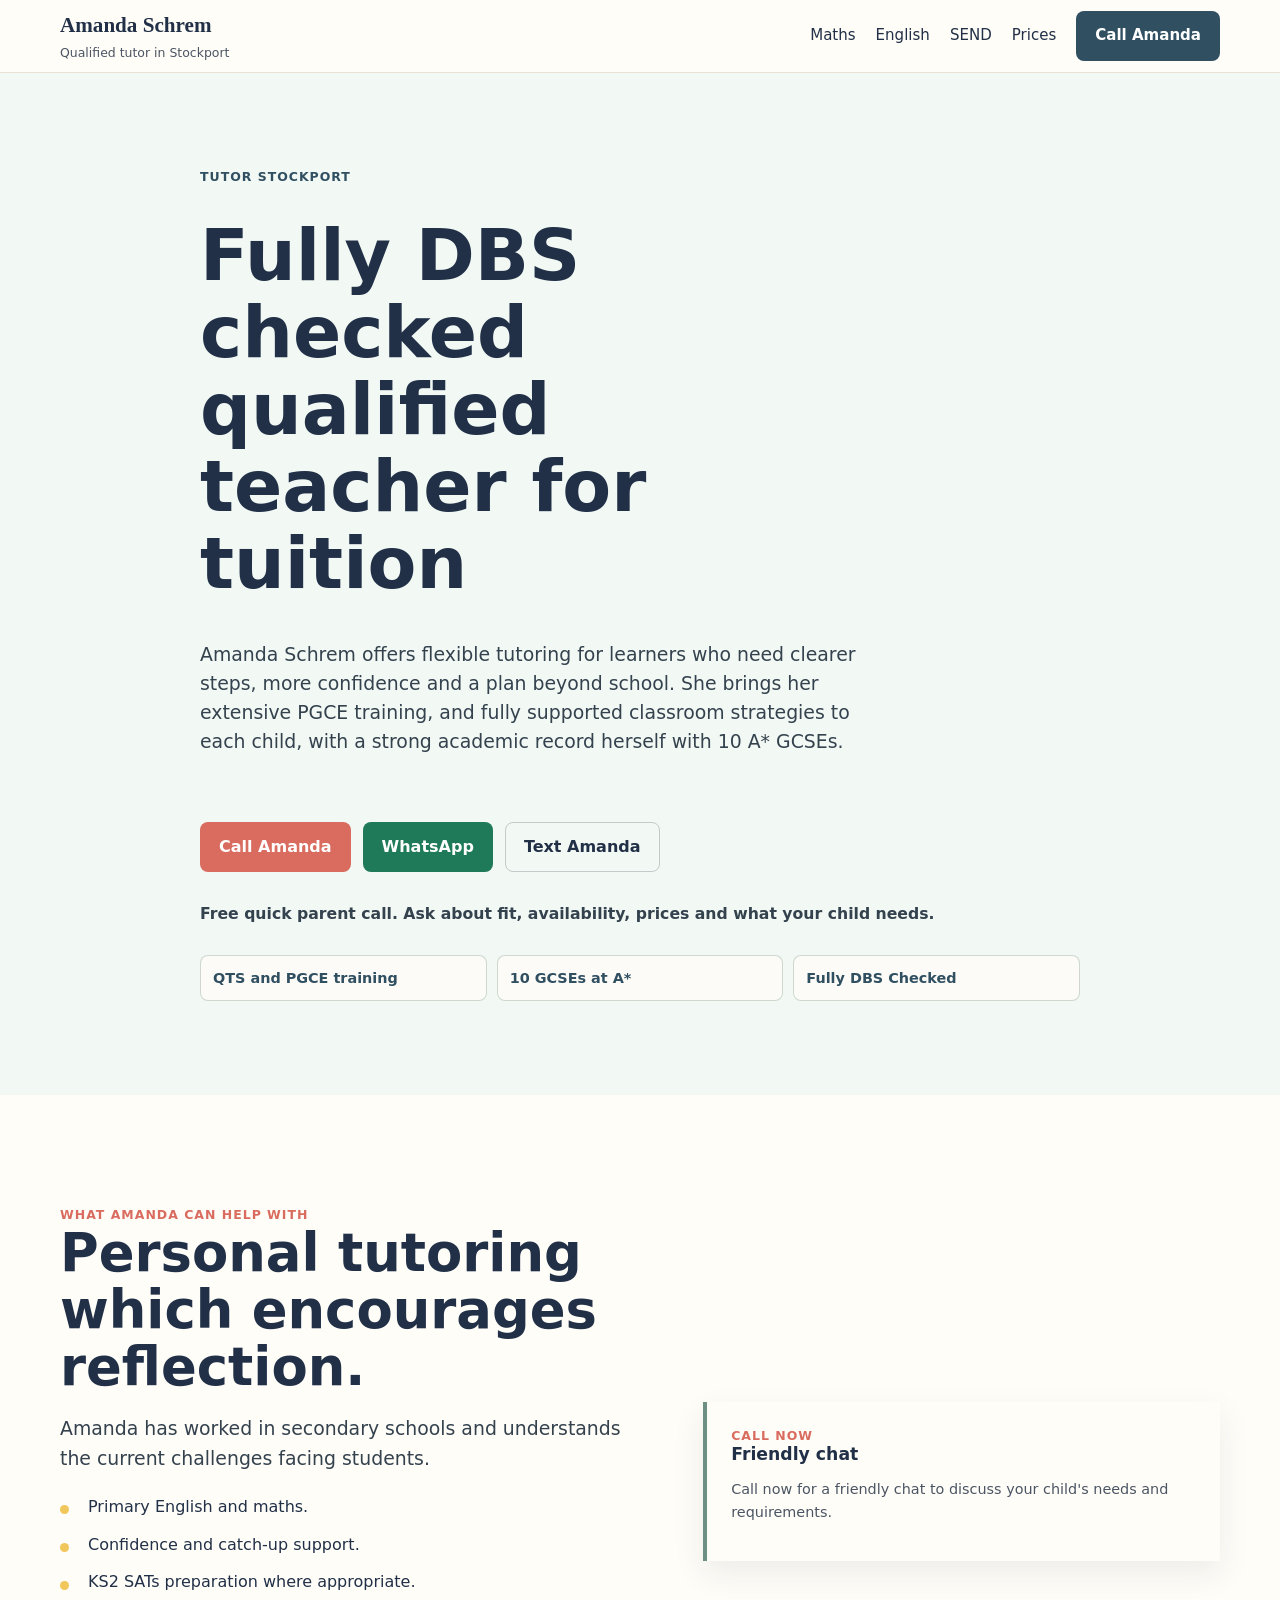
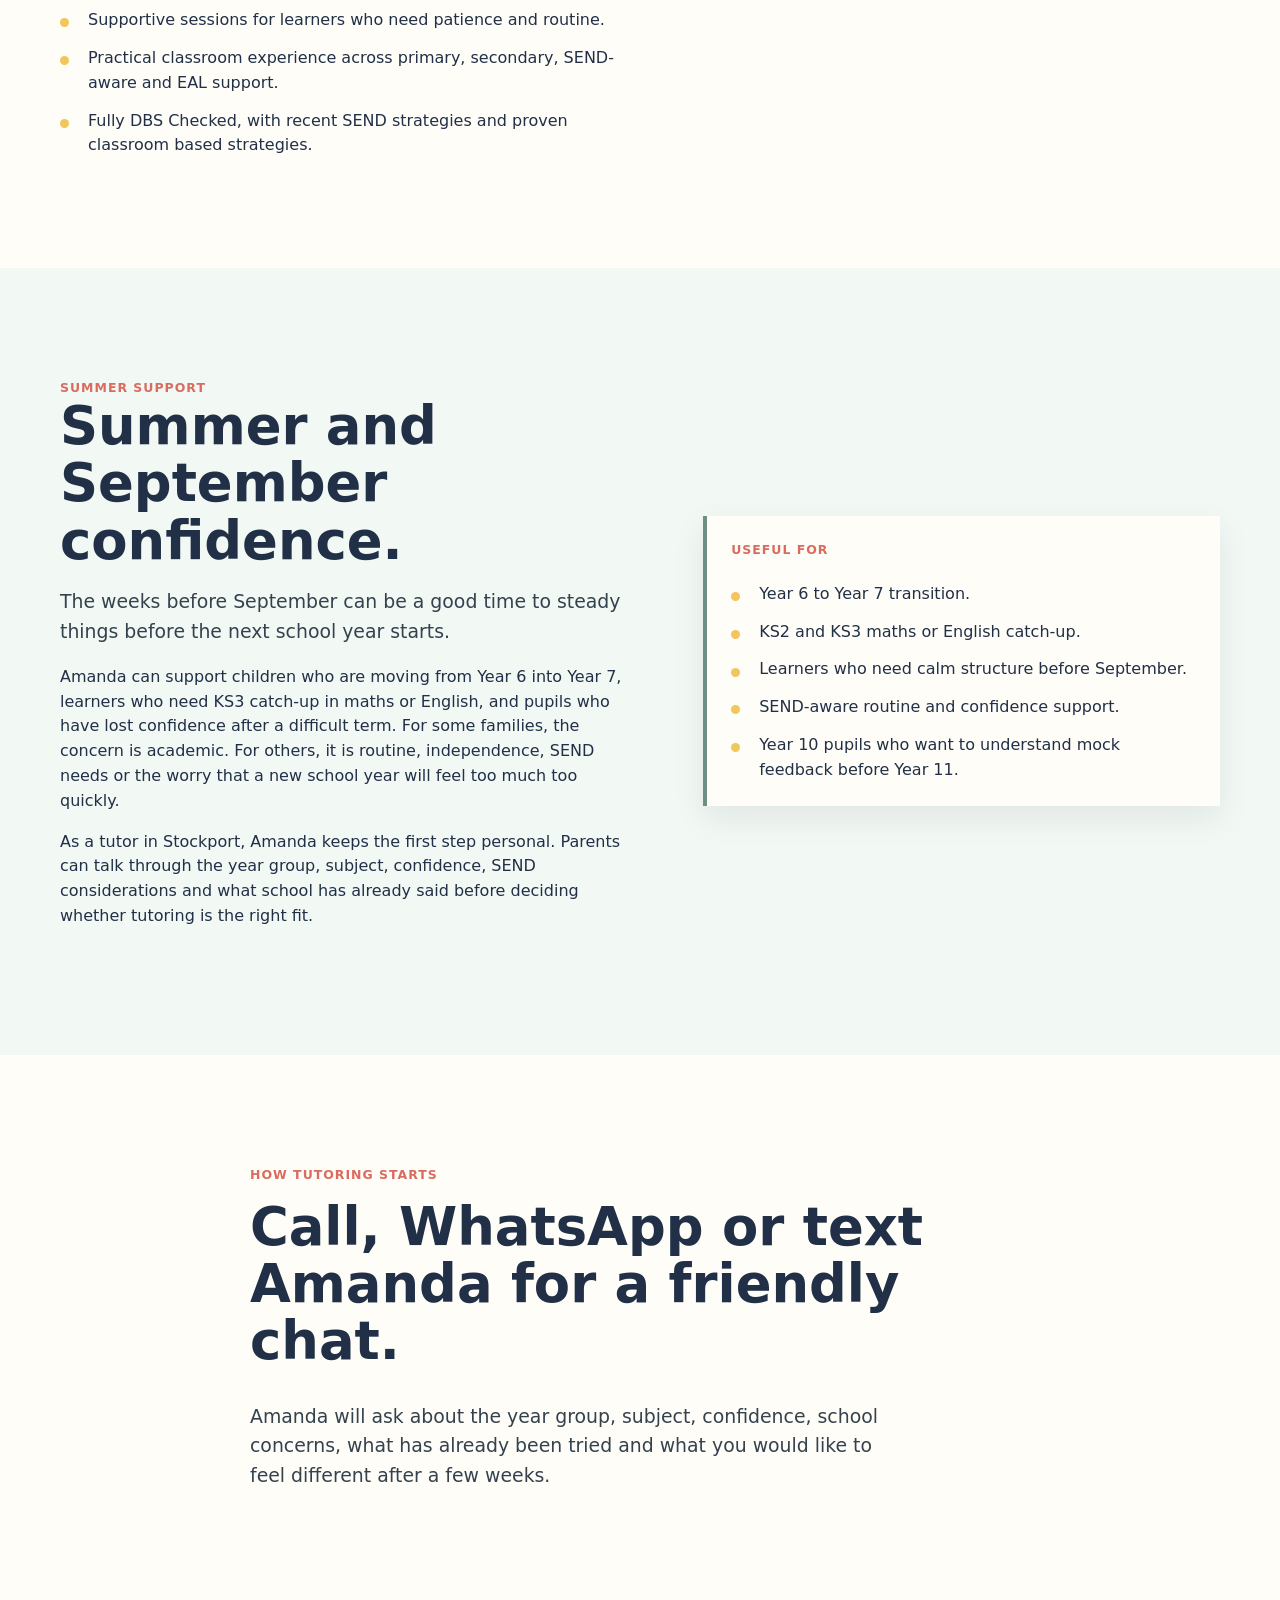
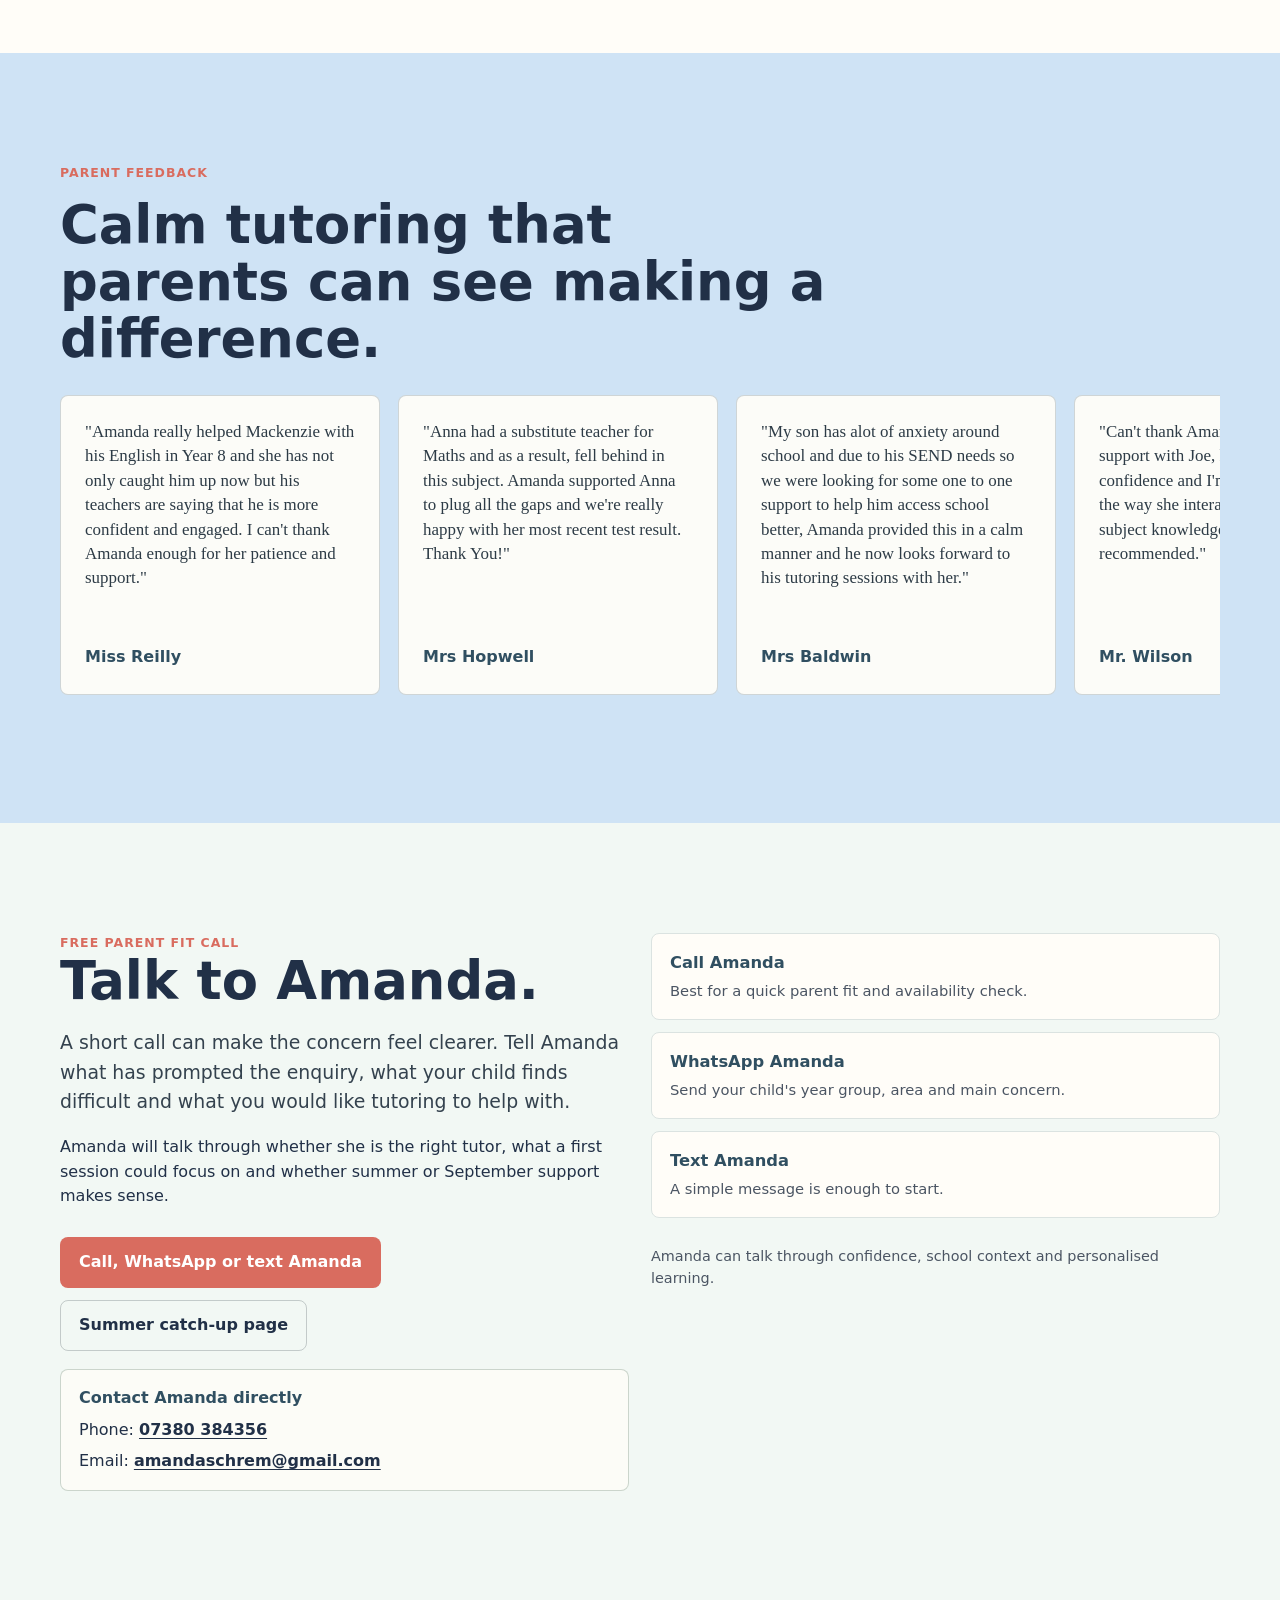
<file: tutor-stockport.html>
<!doctype html>
<html lang="en-GB">
<head>
  <meta charset="utf-8">
  <meta name="viewport" content="width=device-width, initial-scale=1">
  <title>Tutor in Stockport | Amanda Schrem Tuition</title>
  <meta name="description" content="Qualified tutor in Stockport. Amanda Schrem offers teacher-led tutoring for primary, English, maths, confidence, summer catch-up and SEND-aware support.">
  <link rel="stylesheet" href="assets/styles.css?v=20260627a">
  <script type="application/ld+json">{"@context":"https://schema.org","@type":"Service","name":"Tutor in Stockport","provider":{"@type":"Person","name":"Amanda Schrem","jobTitle":"Qualified Teacher"},"areaServed":["Stockport","Cheadle","Cheadle Hulme","Bramhall","Hazel Grove"],"serviceType":"Tutoring"}</script>
  <script async src="https://www.googletagmanager.com/gtag/js?id=AW-18239191836"></script>
  <script>
    window.dataLayer = window.dataLayer || [];
    function gtag(){dataLayer.push(arguments);}
    gtag('js', new Date());
    gtag('config', 'AW-18239191836');
  </script></head>
<body>
  <header class="site-header"><div class="nav-wrap"><a class="brand" href="index.html"><strong>Amanda Schrem</strong><span>Qualified tutor in Stockport</span></a><button class="menu-button" type="button" data-menu-button aria-expanded="false" aria-label="Open menu">Menu</button><nav class="nav-links" data-nav-links><a href="maths-tutor-stockport.html">Maths</a><a href="english-tutor-stockport.html">English</a><a href="send-tutor-stockport.html">SEND</a><a href="prices.html">Prices</a><a class="btn" href="tel:+447380384356" data-track="phone_intent" data-label="tutor-header-call">Call Amanda</a></nav></div></header>
  <main id="main">
    <div class="mobile-page-image"><img src="assets/hero-tutoring.png" alt="A calm home tutoring workspace with books, notes and learning materials"></div>
    <section class="page-hero"><div class="wrap"><p class="eyebrow">Tutor Stockport</p><h1>Fully DBS checked qualified teacher for tuition</h1><p class="lead">Amanda Schrem offers flexible tutoring for learners who need clearer steps, more confidence and a plan beyond school. She brings her extensive PGCE training, and fully supported classroom strategies to each child, with a strong academic record herself with 10 A* GCSEs.</p><div class="hero-actions conversion-actions"><a class="btn rosin" href="tel:+447380384356" data-track="phone_intent" data-label="tutor-hero-call">Call Amanda</a><a class="btn whatsapp" href="https://wa.me/447380384356?text=Hi%20Amanda%2C%20I%20would%20like%20to%20ask%20about%20tutoring." data-track="whatsapp_intent" data-label="tutor-hero-whatsapp">WhatsApp</a><a class="btn secondary" href="sms:+447380384356?body=Hi%20Amanda%2C%20I%20would%20like%20to%20ask%20about%20tutoring." data-track="text_intent" data-label="tutor-hero-text">Text Amanda</a></div><p class="conversion-note">Free quick parent call. Ask about fit, availability, prices and what your child needs.</p><div class="mini-proof"><span>QTS and PGCE training</span><span>10 GCSEs at A*</span><span>Fully DBS Checked</span></div></div></section>

    <section class="section"><div class="wrap split"><div><p class="kicker">What Amanda can help with</p><h2>Personal tutoring which encourages reflection.</h2><p class="lead">Amanda has worked in secondary schools and understands the current challenges facing students.</p><ul class="list"><li>Primary English and maths.</li><li>Confidence and catch-up support.</li><li>KS2 SATs preparation where appropriate.</li><li>Supportive sessions for learners who need patience and routine.</li><li>Practical classroom experience across primary, secondary, SEND-aware and EAL support.</li><li>Fully DBS Checked, with recent SEND strategies and proven classroom based strategies.</li></ul></div><aside class="panel"><p class="kicker">Call now</p><h3>Friendly chat</h3><p class="small">Call now for a friendly chat to discuss your child's needs and requirements.</p></aside></div></section>

    <section class="section alt"><div class="wrap split"><div><p class="kicker">Summer support</p><h2>Summer and September confidence.</h2><p class="lead">The weeks before September can be a good time to steady things before the next school year starts.</p><p>Amanda can support children who are moving from Year 6 into Year 7, learners who need KS3 catch-up in maths or English, and pupils who have lost confidence after a difficult term. For some families, the concern is academic. For others, it is routine, independence, SEND needs or the worry that a new school year will feel too much too quickly.</p><p>As a tutor in Stockport, Amanda keeps the first step personal. Parents can talk through the year group, subject, confidence, SEND considerations and what school has already said before deciding whether tutoring is the right fit.</p></div><aside class="panel"><p class="kicker">Useful for</p><ul class="list"><li>Year 6 to Year 7 transition.</li><li>KS2 and KS3 maths or English catch-up.</li><li>Learners who need calm structure before September.</li><li>SEND-aware routine and confidence support.</li><li>Year 10 pupils who want to understand mock feedback before Year 11.</li></ul></aside></div></section>

    <section class="section"><div class="wrap section-head"><p class="kicker">How tutoring starts</p><h2>Call, WhatsApp or text Amanda for a friendly chat.</h2><p class="lead">Amanda will ask about the year group, subject, confidence, school concerns, what has already been tried and what you would like to feel different after a few weeks.</p></div></section>

    <section class="section blue testimonials-section">
      <div class="wrap">
        <div class="section-head">
          <p class="kicker">Parent feedback</p>
          <h2>Calm tutoring that parents can see making a difference.</h2>
        </div>
        <div class="testimonial-rail" aria-label="Tutoring testimonials">
          <figure class="testimonial-card"><blockquote>"Amanda really helped Mackenzie with his English in Year 8 and she has not only caught him up now but his teachers are saying that he is more confident and engaged. I can't thank Amanda enough for her patience and support."</blockquote><figcaption>Miss Reilly</figcaption></figure>
          <figure class="testimonial-card"><blockquote>"Anna had a substitute teacher for Maths and as a result, fell behind in this subject. Amanda supported Anna to plug all the gaps and we're really happy with her most recent test result. Thank You!"</blockquote><figcaption>Mrs Hopwell</figcaption></figure>
          <figure class="testimonial-card"><blockquote>"My son has alot of anxiety around school and due to his SEND needs so we were looking for some one to one support to help him access school better, Amanda provided this in a calm manner and he now looks forward to his tutoring sessions with her."</blockquote><figcaption>Mrs Baldwin</figcaption></figure>
          <figure class="testimonial-card"><blockquote>"Can't thank Amanda enough for her support with Joe, he's really grown in confidence and I'm sure thats down to the way she interacts with him and her subject knowledge. Highly recommended."</blockquote><figcaption>Mr. Wilson</figcaption></figure>
        </div>
      </div>
    </section>
    <section class="section alt" id="contact"><div class="wrap contact-box"><div><p class="kicker">Free parent fit call</p><h2>Talk to Amanda.</h2><p class="lead">A short call can make the concern feel clearer. Tell Amanda what has prompted the enquiry, what your child finds difficult and what you would like tutoring to help with.</p><p>Amanda will talk through whether she is the right tutor, what a first session could focus on and whether summer or September support makes sense.</p><div class="section-actions"><a class="btn rosin" href="tel:+447380384356" data-track="phone_intent" data-label="tutor-stockport-fit-call">Call, WhatsApp or text Amanda</a><a class="btn secondary" href="summer-catch-up-tutor-stockport.html" data-track="summer_page_click" data-label="tutor-stockport-summer-link">Summer catch-up page</a></div><div class="direct-contact desktop-contact" aria-label="Amanda direct contact details"><strong>Contact Amanda directly</strong><span>Phone: <a href="tel:+447380384356">07380 384356</a></span><span>Email: <a href="mailto:amandaschrem@gmail.com">amandaschrem@gmail.com</a></span></div></div>
        <div class="contact-options" aria-label="Tutor Stockport contact options"><a class="contact-option" href="tel:+447380384356" data-track="phone_intent" data-label="tutor-stockport-call-option"><strong>Call Amanda</strong><span>Best for a quick parent fit and availability check.</span></a><a class="contact-option" href="https://wa.me/447380384356?text=Hi%20Amanda%2C%20I%20would%20like%20to%20ask%20about%20tutoring." data-track="whatsapp_intent" data-label="tutor-stockport-whatsapp"><strong>WhatsApp Amanda</strong><span>Send your child's year group, area and main concern.</span></a><a class="contact-option" href="sms:+447380384356?body=Hi%20Amanda%2C%20I%20would%20like%20to%20ask%20about%20tutoring." data-track="text_intent" data-label="tutor-stockport-text"><strong>Text Amanda</strong><span>A simple message is enough to start.</span></a><p class="form-note">Amanda can talk through confidence, school context and personalised learning.</p></div></div></section>
  </main>
  <div class="sticky-call" aria-label="Mobile contact options for Amanda"><a class="mobile-contact-action phone" href="tel:+447380384356" data-track="sticky_phone_intent" data-label="mobile-sticky-call" aria-label="Call Amanda"><svg aria-hidden="true" viewBox="0 0 24 24" fill="none"><path d="M22 16.92v3a2 2 0 0 1-2.18 2 19.8 19.8 0 0 1-8.63-3.07 19.5 19.5 0 0 1-6-6A19.8 19.8 0 0 1 2.12 4.18 2 2 0 0 1 4.11 2h3a2 2 0 0 1 2 1.72c.13.95.35 1.88.66 2.77a2 2 0 0 1-.45 2.11L8.05 9.87a16 16 0 0 0 6.08 6.08l1.27-1.27a2 2 0 0 1 2.11-.45c.89.31 1.82.53 2.77.66A2 2 0 0 1 22 16.92Z" stroke="currentColor" stroke-width="2" stroke-linecap="round" stroke-linejoin="round"/></svg><span>Call</span></a><a class="mobile-contact-action whatsapp" href="https://wa.me/447380384356?text=Hi%20Amanda%2C%20I%20would%20like%20to%20ask%20about%20tutoring." data-track="sticky_whatsapp_intent" data-label="mobile-sticky-whatsapp" aria-label="WhatsApp Amanda"><svg aria-hidden="true" viewBox="0 0 24 24"><path fill="currentColor" d="M12.03 2.5a9.43 9.43 0 0 0-8.17 14.15L2.7 21.5l4.98-1.13A9.43 9.43 0 1 0 12.03 2.5Zm0 1.8a7.63 7.63 0 0 1 6.45 11.72 7.62 7.62 0 0 1-9.92 2.66l-.31-.16-2.94.67.69-2.83-.18-.3A7.63 7.63 0 0 1 12.03 4.3Zm-3.1 3.72c-.16 0-.42.06-.64.3-.22.23-.84.82-.84 2 0 1.17.86 2.31.98 2.47.12.16 1.66 2.66 4.1 3.62 2.02.8 2.44.64 2.88.6.44-.04 1.42-.58 1.62-1.14.2-.56.2-1.04.14-1.14-.06-.1-.22-.16-.46-.28-.24-.12-1.42-.7-1.64-.78-.22-.08-.38-.12-.54.12-.16.24-.62.78-.76.94-.14.16-.28.18-.52.06-.24-.12-1.01-.37-1.92-1.18-.71-.63-1.19-1.41-1.33-1.65-.14-.24-.01-.37.11-.49.11-.11.24-.28.36-.42.12-.14.16-.24.24-.4.08-.16.04-.3-.02-.42-.06-.12-.54-1.3-.74-1.78-.2-.47-.39-.4-.54-.41h-.48Z"/></svg><span>WhatsApp</span></a><a class="mobile-contact-action text" href="sms:+447380384356?body=Hi%20Amanda%2C%20I%20would%20like%20to%20ask%20about%20tutoring." data-track="sticky_text_intent" data-label="mobile-sticky-text" aria-label="Text Amanda"><svg aria-hidden="true" viewBox="0 0 24 24" fill="none"><path d="M21 15a4 4 0 0 1-4 4H8l-5 3V7a4 4 0 0 1 4-4h10a4 4 0 0 1 4 4v8Z" stroke="currentColor" stroke-width="2" stroke-linecap="round" stroke-linejoin="round"/><path d="M8 9h8M8 13h5" stroke="currentColor" stroke-width="2" stroke-linecap="round"/></svg><span>Text</span></a></div><script src="assets/site.js?v=20260616"></script>
</body>
</html>
</file>
<file: assets/styles.css>
:root {
  --ink: #213047;
  --muted: #4b5563;
  --ivory: #f2f8f4;
  --warm-white: #fffdf8;
  --sage: #6d8f84;
  --sage-dark: #304f61;
  --rosin: #d96c5f;
  --brass: #f1c75b;
  --pale-blue: #cfe3f5;
  --line: #dbe3e1;
  --shadow: 0 20px 45px rgba(33, 48, 71, 0.12);
  --radius: 8px;
  font-family: Inter, ui-sans-serif, system-ui, -apple-system, BlinkMacSystemFont, "Segoe UI", sans-serif;
  color: var(--ink);
  background: var(--warm-white);
}

* {
  box-sizing: border-box;
}

html {
  scroll-behavior: smooth;
}

body {
  margin: 0;
  background: var(--warm-white);
  color: var(--ink);
  line-height: 1.55;
}

body.menu-open {
  overflow: hidden;
}

a {
  color: inherit;
}

img {
  display: block;
  max-width: 100%;
}

.skip-link {
  position: absolute;
  left: -999px;
  top: 8px;
  z-index: 50;
  background: var(--ink);
  color: #fff;
  padding: 10px 14px;
}

.skip-link:focus {
  left: 8px;
}

.site-header {
  position: sticky;
  top: 0;
  z-index: 30;
  border-bottom: 1px solid rgba(230, 222, 208, 0.9);
  background: rgba(255, 253, 248, 0.94);
  backdrop-filter: blur(12px);
}

.nav-wrap {
  width: min(1160px, calc(100% - 32px));
  margin: 0 auto;
  min-height: 72px;
  display: flex;
  align-items: center;
  justify-content: space-between;
  gap: 20px;
}

.brand {
  display: grid;
  gap: 1px;
  text-decoration: none;
}

.brand strong {
  font-family: Georgia, "Times New Roman", serif;
  font-size: 1.32rem;
  font-weight: 700;
  letter-spacing: 0;
}

.brand span {
  font-size: 0.78rem;
  color: var(--muted);
}

.nav-links {
  display: flex;
  align-items: center;
  justify-content: flex-end;
  gap: 20px;
  font-size: 0.94rem;
}

.nav-links a {
  text-decoration: none;
  color: var(--ink);
}

.nav-links a:hover {
  color: var(--sage-dark);
}

.nav-links a.btn {
  color: #fff;
}

.nav-links a.btn.secondary {
  color: var(--ink);
}

.menu-button {
  display: none;
  min-width: 44px;
  min-height: 44px;
  border: 1px solid var(--line);
  border-radius: var(--radius);
  background: var(--warm-white);
  color: var(--ink);
  font-weight: 700;
}

.btn,
button.btn {
  display: inline-flex;
  align-items: center;
  justify-content: center;
  min-height: 44px;
  padding: 12px 18px;
  border: 1px solid transparent;
  border-radius: var(--radius);
  background: var(--sage-dark);
  color: #fff;
  font-weight: 750;
  text-decoration: none;
  cursor: pointer;
  transition: transform 150ms ease, background 150ms ease, border-color 150ms ease;
}

.btn:hover,
button.btn:hover {
  transform: translateY(-1px);
  background: #355146;
}

.btn.secondary {
  background: transparent;
  border-color: rgba(31, 41, 51, 0.22);
  color: var(--ink);
}

.btn.secondary:hover {
  background: var(--ivory);
}

.btn.ghost {
  background: transparent;
  border-color: rgba(111, 140, 123, 0.45);
  color: var(--sage-dark);
}

.btn.rosin {
  background: var(--rosin);
}

.btn.whatsapp {
  background: #1f7a5a;
  color: #fff;
}

.btn.whatsapp:hover {
  background: #176246;
}

.conversion-actions {
  margin-top: 22px;
}

.conversion-note {
  margin: 12px 0 0;
  color: #34424e;
  font-size: 0.98rem;
  font-weight: 750;
}

.hero {
  min-height: calc(100svh - 72px);
  display: grid;
  align-items: stretch;
  background: var(--ivory);
}

.hero-media {
  position: relative;
  min-height: calc(100svh - 72px);
  isolation: isolate;
  overflow: hidden;
}

.hero-media img {
  width: 100%;
  height: 100%;
  min-height: calc(100svh - 72px);
  object-fit: cover;
}

.hero-media::after {
  content: "";
  position: absolute;
  inset: 0;
  z-index: 1;
  background: linear-gradient(90deg, rgba(255, 253, 248, 0.98) 0%, rgba(255, 253, 248, 0.92) 34%, rgba(221, 237, 228, 0.62) 58%, rgba(207, 227, 245, 0.08) 100%);
}

.hero-content {
  position: absolute;
  z-index: 2;
  inset: 0;
  width: min(1160px, calc(100% - 32px));
  margin: 0 auto;
  display: grid;
  align-content: start;
  padding-top: clamp(42px, 7vh, 76px);
  max-width: 1160px;
}

.hero-copy {
  width: min(720px, 100%);
  padding: 0 0 178px;
}

.eyebrow {
  margin: 0 0 14px;
  color: var(--sage-dark);
  text-transform: uppercase;
  letter-spacing: 0.08em;
  font-size: 0.78rem;
  font-weight: 800;
}

h1,
h2,
h3 {
  margin: 0;
  letter-spacing: 0;
  line-height: 1.08;
}

h1,
h2 {
  font-family: ui-sans-serif, system-ui, -apple-system, BlinkMacSystemFont, "Segoe UI", sans-serif;
  font-weight: 850;
}

h1 {
  font-size: 4.45rem;
  max-width: 15ch;
}

h2 {
  font-size: 3.3rem;
}

h3 {
  font-size: 1.08rem;
}

.lead {
  font-size: 1.18rem;
  color: #34424e;
  max-width: 660px;
}

.hero-actions,
.section-actions {
  display: flex;
  flex-wrap: wrap;
  gap: 12px;
  margin-top: 28px;
}

.mini-proof {
  display: grid;
  grid-template-columns: repeat(3, minmax(0, 1fr));
  gap: 10px;
  margin-top: 10px;
}

.mini-proof span {
  border: 1px solid rgba(111, 140, 123, 0.32);
  border-radius: var(--radius);
  background: rgba(255, 253, 248, 0.72);
  padding: 11px 12px;
  color: var(--sage-dark);
  font-size: 0.9rem;
  font-weight: 800;
}

.trust-strip {
  position: absolute;
  z-index: 3;
  left: 50%;
  bottom: 28px;
  transform: translateX(-50%);
  width: min(1160px, calc(100% - 32px));
  display: grid;
  grid-template-columns: repeat(4, 1fr);
  gap: 1px;
  border: 1px solid rgba(31, 41, 51, 0.1);
  background: rgba(255, 253, 248, 0.9);
  box-shadow: var(--shadow);
}

.trust-item {
  padding: 18px;
  background: rgba(255, 253, 248, 0.82);
}

.trust-item strong {
  display: block;
  font-size: 0.95rem;
}

.trust-item span {
  color: var(--muted);
  font-size: 0.86rem;
}

.section {
  padding: clamp(64px, 9vw, 110px) 0;
}

.section.tight {
  padding: 56px 0;
}

.section.alt {
  background: var(--ivory);
}

.section.blue {
  background: var(--pale-blue);
}

.wrap {
  width: min(1160px, calc(100% - 32px));
  margin: 0 auto;
}

.section-head {
  display: grid;
  gap: 14px;
  margin-bottom: 34px;
  max-width: 780px;
}

.section-head.center {
  margin-left: auto;
  margin-right: auto;
  text-align: center;
}

.kicker {
  margin: 0;
  color: var(--rosin);
  font-size: 0.78rem;
  font-weight: 850;
  text-transform: uppercase;
  letter-spacing: 0.08em;
}

.grid {
  display: grid;
  gap: 18px;
}

.grid.two {
  grid-template-columns: repeat(2, minmax(0, 1fr));
}

.grid.three {
  grid-template-columns: repeat(3, minmax(0, 1fr));
}

.grid.four {
  grid-template-columns: repeat(4, minmax(0, 1fr));
}

.card {
  border: 1px solid var(--line);
  border-radius: var(--radius);
  background: var(--warm-white);
  padding: 24px;
}

.card.feature {
  min-height: 100%;
  display: grid;
  align-content: start;
  gap: 14px;
}

.card.feature .mark,
.step .mark {
  width: 38px;
  height: 38px;
  border-radius: 50%;
  display: inline-grid;
  place-items: center;
  background: var(--pale-blue);
  color: var(--sage-dark);
  font-weight: 900;
}

.card p,
.step p {
  margin: 0;
  color: var(--muted);
}

.split {
  display: grid;
  grid-template-columns: minmax(0, 1.05fr) minmax(320px, 0.95fr);
  gap: clamp(28px, 6vw, 72px);
  align-items: center;
}

.panel {
  border-left: 4px solid var(--sage);
  padding: 24px;
  background: var(--warm-white);
  box-shadow: 0 12px 30px rgba(31, 41, 51, 0.08);
}

.proof-led {
  display: grid;
  grid-template-columns: minmax(0, 0.92fr) minmax(0, 1.08fr);
  gap: clamp(28px, 5vw, 62px);
  align-items: start;
}

.proof-led .section-head {
  margin-bottom: 0;
  position: sticky;
  top: 104px;
}

.proof-grid {
  display: grid;
  grid-template-columns: repeat(2, minmax(0, 1fr));
  gap: 14px;
}

.proof-card {
  border: 1px solid var(--line);
  border-radius: var(--radius);
  background: var(--warm-white);
  padding: 20px;
  min-height: 190px;
}

.proof-card span {
  display: inline-flex;
  margin-bottom: 18px;
  color: var(--rosin);
  font-weight: 900;
  font-size: 0.82rem;
}

.proof-card strong {
  display: block;
  font-size: 1.08rem;
}

.proof-card p {
  margin: 10px 0 0;
  color: var(--muted);
}

.list {
  display: grid;
  gap: 13px;
  margin: 22px 0 0;
  padding: 0;
  list-style: none;
}

.list li {
  position: relative;
  padding-left: 28px;
}

.list li::before {
  content: "";
  position: absolute;
  left: 0;
  top: 0.64em;
  width: 9px;
  height: 9px;
  border-radius: 50%;
  background: var(--brass);
}

.price-table {
  border: 1px solid var(--line);
  border-radius: var(--radius);
  overflow: hidden;
  background: var(--warm-white);
}

.price-row {
  display: grid;
  grid-template-columns: 1fr auto;
  gap: 18px;
  padding: 18px 20px;
  border-bottom: 1px solid var(--line);
}

.price-row:last-child {
  border-bottom: 0;
}

.price-row span {
  color: var(--muted);
  display: block;
  font-size: 0.92rem;
}

.price {
  color: var(--sage-dark);
  font-weight: 900;
  white-space: nowrap;
}

.quote {
  border-top: 1px solid var(--line);
  border-bottom: 1px solid var(--line);
  padding: 38px 0;
  font-family: ui-sans-serif, system-ui, -apple-system, BlinkMacSystemFont, "Segoe UI", sans-serif;
  font-weight: 800;
  font-size: 2.1rem;
  line-height: 1.22;
  color: #2d3b46;
}

.testimonials-section .section-head {
  margin-bottom: 24px;
}

.testimonial-rail {
  display: grid;
  grid-auto-flow: column;
  grid-auto-columns: minmax(320px, calc((100% - 36px) / 3));
  gap: 18px;
  overflow-x: auto;
  overscroll-behavior-inline: contain;
  padding: 4px 0 18px;
  scroll-snap-type: inline mandatory;
  scrollbar-color: rgba(48, 79, 97, 0.45) transparent;
}

.testimonial-card {
  display: grid;
  align-content: space-between;
  gap: 22px;
  min-height: 300px;
  margin: 0;
  padding: 24px;
  border: 1px solid rgba(48, 79, 97, 0.22);
  border-radius: var(--radius);
  background: rgba(255, 253, 248, 0.94);
  color: var(--ink);
  scroll-snap-align: start;
}

.testimonial-card blockquote {
  margin: 0;
  font-family: Georgia, "Times New Roman", serif;
  font-size: 1.06rem;
  line-height: 1.44;
  color: #2d3b46;
}

.testimonial-card figcaption {
  color: var(--sage-dark);
  font-weight: 850;
}

.area-pills {
  display: flex;
  flex-wrap: wrap;
  gap: 10px;
  margin-top: 24px;
}

.area-pills span {
  border: 1px solid rgba(111, 140, 123, 0.35);
  border-radius: 999px;
  padding: 9px 12px;
  color: var(--sage-dark);
  background: rgba(255, 253, 248, 0.7);
  font-size: 0.92rem;
}

.faq {
  display: grid;
  gap: 12px;
}

.faq details {
  border: 1px solid var(--line);
  border-radius: var(--radius);
  padding: 18px 20px;
  background: var(--warm-white);
}

.faq summary {
  cursor: pointer;
  font-weight: 800;
}

.faq p {
  color: var(--muted);
  margin-bottom: 0;
}

.contact-box {
  display: grid;
  grid-template-columns: 1fr 1fr;
  gap: 22px;
  align-items: start;
}

.contact-options {
  display: grid;
  gap: 12px;
}

.contact-option {
  display: grid;
  gap: 5px;
  min-height: 78px;
  padding: 16px 18px;
  border: 1px solid var(--line);
  border-radius: var(--radius);
  background: var(--warm-white);
  color: var(--ink);
  text-decoration: none;
  transition: transform 150ms ease, border-color 150ms ease, box-shadow 150ms ease;
}

.contact-option:hover {
  transform: translateY(-1px);
  border-color: rgba(111, 140, 123, 0.55);
  box-shadow: 0 14px 34px rgba(37, 48, 58, 0.08);
}

.contact-option strong {
  color: var(--sage-dark);
  font-size: 1.02rem;
}

.contact-option span {
  color: var(--muted);
  font-size: 0.92rem;
}

.direct-contact {
  display: grid;
  gap: 7px;
  margin-top: 18px;
  padding: 16px 18px;
  border: 1px solid rgba(111, 140, 123, 0.35);
  border-radius: var(--radius);
  background: rgba(255, 253, 248, 0.78);
}

.direct-contact strong {
  color: var(--sage-dark);
}

.direct-contact a {
  color: var(--ink);
  font-weight: 850;
  text-decoration-thickness: 1px;
  text-underline-offset: 3px;
}

form {
  display: grid;
  gap: 14px;
}

label {
  display: grid;
  gap: 6px;
  font-weight: 750;
}

input,
select,
textarea {
  width: 100%;
  min-height: 44px;
  border: 1px solid #d8cec0;
  border-radius: var(--radius);
  padding: 12px 13px;
  background: #fff;
  color: var(--ink);
  font: inherit;
}

textarea {
  min-height: 112px;
  resize: vertical;
}

.form-note,
.small {
  color: var(--muted);
  font-size: 0.9rem;
}

.site-footer {
  padding: 38px 0 86px;
  background: var(--ink);
  color: #f7f2e7;
}

.footer-grid {
  display: grid;
  grid-template-columns: 1.2fr 0.8fr 0.8fr;
  gap: 28px;
}

.site-footer a {
  color: #fff;
}

.sticky-call {
  position: fixed;
  left: 0;
  right: 0;
  bottom: 0;
  z-index: 35;
  display: none;
  grid-template-columns: repeat(3, 1fr);
  background: var(--warm-white);
  border-top: 1px solid var(--line);
  padding: 8px 10px calc(8px + env(safe-area-inset-bottom));
  gap: 8px;
}

.mobile-contact-action {
  display: grid;
  justify-items: center;
  align-content: center;
  gap: 4px;
  min-width: 0;
  min-height: 58px;
  border: 1px solid rgba(31, 41, 51, 0.16);
  border-radius: var(--radius);
  background: var(--warm-white);
  color: var(--ink);
  text-decoration: none;
  font-weight: 850;
}

.mobile-contact-action.phone {
  background: var(--rosin);
  border-color: var(--rosin);
  color: #fff;
}

.mobile-contact-action.whatsapp {
  color: #1f7a4d;
}

.mobile-contact-action svg {
  width: 22px;
  height: 22px;
  display: block;
}

.mobile-contact-action span {
  font-size: 0.78rem;
  line-height: 1;
}

.chat-widget {
  position: fixed;
  right: 18px;
  bottom: 18px;
  z-index: 40;
}

.chat-toggle {
  border: 0;
  border-radius: 999px;
  background: var(--ink);
  color: #fff;
  padding: 13px 16px;
  font-weight: 850;
  box-shadow: var(--shadow);
  cursor: pointer;
}

.chat-panel {
  position: absolute;
  right: 0;
  bottom: 58px;
  width: min(360px, calc(100vw - 32px));
  border: 1px solid var(--line);
  border-radius: var(--radius);
  background: var(--warm-white);
  box-shadow: var(--shadow);
  overflow: hidden;
  display: none;
}

.chat-panel.open {
  display: block;
}

.chat-head {
  padding: 16px;
  background: var(--sage-dark);
  color: #fff;
}

.chat-head strong {
  display: block;
}

.chat-body {
  padding: 16px;
  display: grid;
  gap: 12px;
}

.quick-replies {
  display: grid;
  gap: 8px;
}

.quick-replies button {
  text-align: left;
  border: 1px solid var(--line);
  border-radius: var(--radius);
  background: #fff;
  padding: 10px;
  cursor: pointer;
}

.chat-answer {
  min-height: 72px;
  padding: 12px;
  background: var(--ivory);
  border-radius: var(--radius);
  color: #35434d;
}

.page-hero {
  background: var(--ivory);
  padding: clamp(56px, 8vw, 94px) 0;
}

.page-hero .wrap {
  display: grid;
  gap: 18px;
  max-width: 880px;
}

.page-hero h1 {
  max-width: 12ch;
}

.mobile-page-image {
  display: none;
}

@media (max-width: 900px) {
  .menu-button {
    display: inline-grid;
    place-items: center;
  }

  .nav-links {
    position: fixed;
    inset: 72px 0 auto 0;
    display: none;
    grid-template-columns: 1fr;
    justify-items: stretch;
    gap: 0;
    padding: 10px 16px 18px;
    background: var(--warm-white);
    border-bottom: 1px solid var(--line);
  }

  .nav-links.open {
    display: grid;
  }

  .nav-links a {
    padding: 14px 0;
    border-bottom: 1px solid var(--line);
  }

  .nav-links .btn {
    margin-top: 10px;
  }

  .hero,
  .hero-media,
  .hero-media img {
    min-height: 780px;
  }

  .hero-media::after {
    background: linear-gradient(180deg, rgba(250, 247, 240, 0.98) 0%, rgba(250, 247, 240, 0.91) 46%, rgba(250, 247, 240, 0.38) 100%);
  }

  .hero-content {
    padding-top: 34px;
  }

  .hero-copy {
    padding-bottom: 180px;
  }

  h1 {
    max-width: 13ch;
    font-size: 3.25rem;
  }

  h2 {
    font-size: 2.55rem;
  }

  .quote {
    font-size: 1.7rem;
  }

  .trust-strip {
    grid-template-columns: 1fr 1fr;
    bottom: 16px;
  }

  .grid.two,
  .grid.three,
  .grid.four,
  .mini-proof,
  .proof-led,
  .split,
  .contact-box,
  .footer-grid {
    grid-template-columns: 1fr;
  }

  .proof-led .section-head {
    position: static;
  }
}

@media (max-width: 640px) {
  .nav-wrap,
  .wrap,
  .hero-content,
  .trust-strip {
    width: calc(100% - 24px);
    max-width: 1160px;
  }

  .brand strong {
    font-size: 1.1rem;
  }

  .hero,
  .hero-media {
    min-height: auto;
  }

  .hero-media {
    padding: 0 0 18px;
    overflow: visible;
    background: var(--warm-white);
  }

  .hero-media img {
    position: relative;
    inset: auto;
    display: block;
    width: 100%;
    height: auto;
    min-height: 0;
    object-fit: contain;
    object-position: center center;
    opacity: 1;
  }

  .hero-media::after {
    display: none;
  }

  .mobile-page-image {
    display: block;
    background: var(--warm-white);
  }

  .mobile-page-image img {
    display: block;
    width: 100%;
    height: auto;
  }

  .mobile-page-image + .page-hero {
    padding-top: 28px;
  }

  .hero-copy,
  .hero-copy .lead,
  .hero-actions {
    width: 100%;
    max-width: 360px;
  }

  .hero-content {
    position: relative;
    inset: auto;
    padding-top: 28px;
  }

  .hero-copy {
    padding-bottom: 0;
  }

  h1 {
    font-size: 2.04rem;
    max-width: 13ch;
  }

  h2 {
    font-size: 1.95rem;
  }

  .lead {
    font-size: 1.03rem;
  }

  .trust-strip {
    position: relative;
    left: auto;
    bottom: auto;
    transform: none;
    display: grid;
    grid-template-columns: repeat(2, minmax(0, 1fr));
    gap: 8px;
    overflow: visible;
    border: 0;
    background: transparent;
    box-shadow: none;
    margin: 18px auto 0;
  }

  .trust-item {
    min-width: 0;
    padding: 11px 12px;
    border: 1px solid rgba(31, 41, 51, 0.12);
    background: rgba(255, 253, 248, 0.9);
  }

  .trust-item strong {
    font-size: 0.88rem;
  }

  .trust-item span {
    font-size: 0.78rem;
  }

  .mini-proof {
    display: grid;
    grid-template-columns: 1fr;
    gap: 8px;
    overflow: visible;
    padding-bottom: 0;
  }

  .mini-proof span {
    min-width: 0;
    min-height: 46px;
    display: grid;
    align-items: center;
  }

  .section,
  .section.tight {
    padding: 46px 0;
  }

  .page-hero {
    padding: 38px 0 42px;
  }

  .proof-grid {
    grid-template-columns: 1fr;
  }

  .proof-card {
    min-height: 0;
    padding: 18px;
  }

  .quote {
    font-size: 1.35rem;
  }

  .hero-actions,
  .section-actions {
    flex-direction: column;
  }

  .btn {
    width: 100%;
  }

  .price-row {
    grid-template-columns: 1fr;
  }

  .sticky-call {
    display: grid;
  }

  .desktop-contact {
    display: none;
  }

  .chat-widget {
    display: none;
  }

  .site-footer {
    padding-bottom: 116px;
  }
}

@media (max-width: 360px) {
  .chat-widget {
    left: auto;
    right: 12px;
  }
}
</file>
